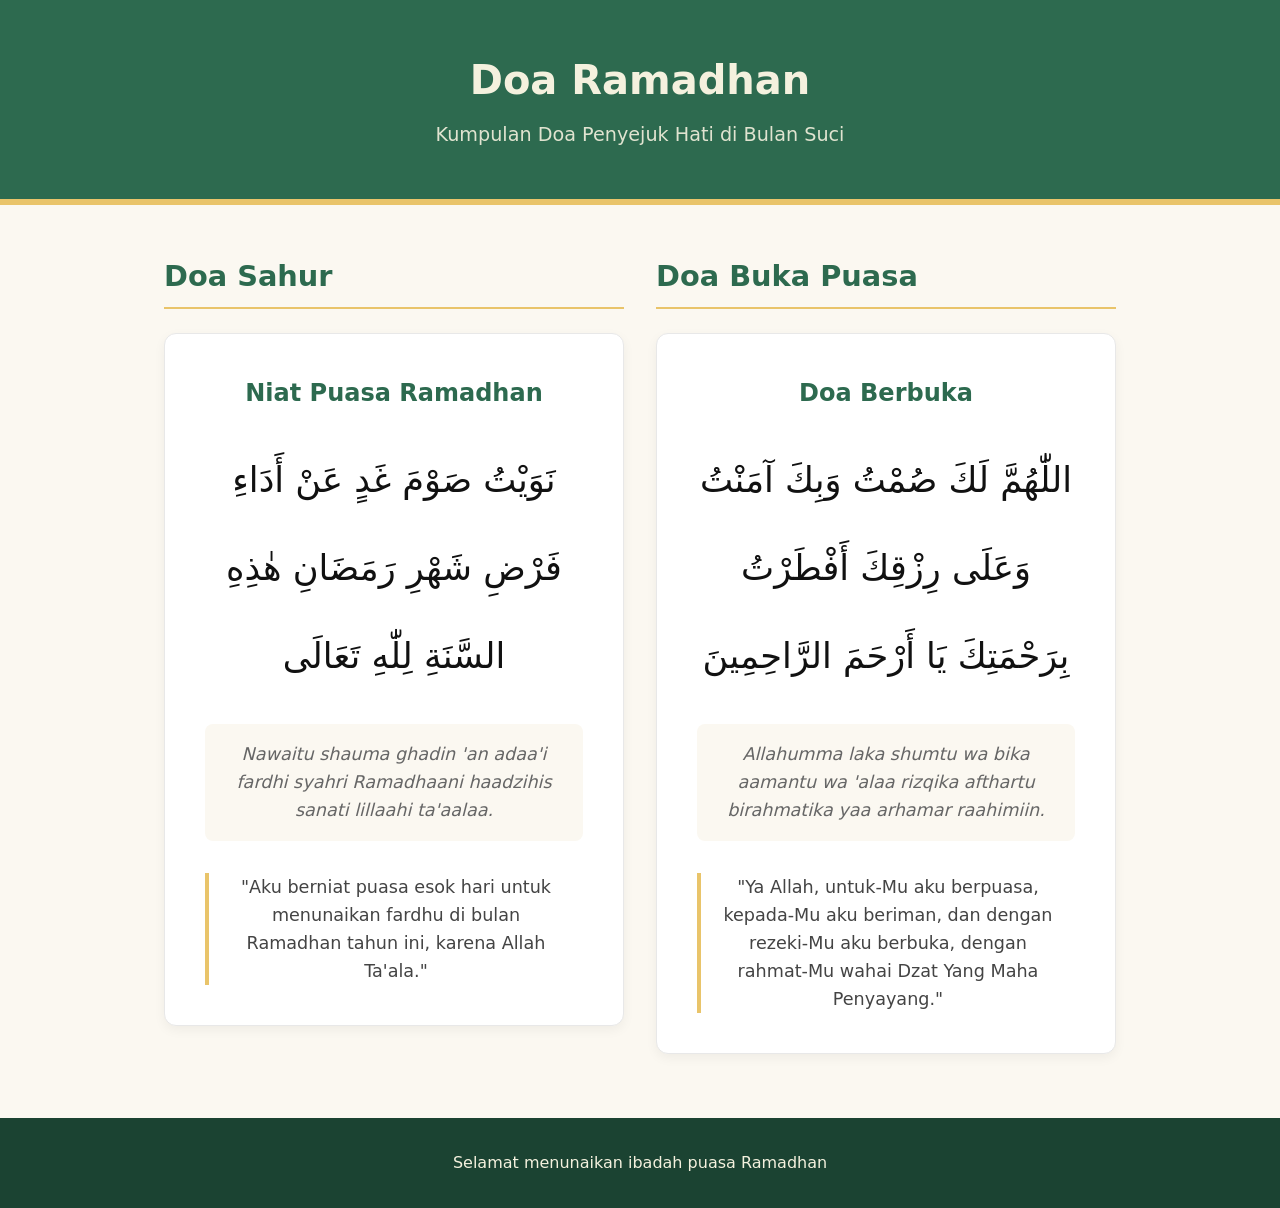
<file: Misi-1/index.html>
<!DOCTYPE html>
<html lang="id">

<head>
    <meta charset="UTF-8">
    <meta name="viewport" content="width=device-width, initial-scale=1.0">
    <title>Doa Ramadhan - Sahur dan Buka Puasa</title>
    <link rel="stylesheet" href="css/style.css">
</head>

<body>
    <header>
        <h1>Doa Ramadhan</h1>
        <p>Kumpulan Doa Penyejuk Hati di Bulan Suci</p>
    </header>

    <main>
        <section class="prayer-section">
            <h2 class="section-title">Doa Sahur</h2>
            <article class="prayer-card">
                <h3 class="prayer-title">Niat Puasa Ramadhan</h3>
                <p class="prayer-arabic" dir="rtl">نَوَيْتُ صَوْمَ غَدٍ عَنْ أَدَاءِ فَرْضِ شَهْرِ رَمَضَانِ هٰذِهِ
                    السَّنَةِ لِلّٰهِ تَعَالَى</p>
                <p class="prayer-latin">Nawaitu shauma ghadin 'an adaa'i fardhi syahri Ramadhaani haadzihis sanati
                    lillaahi ta'aalaa.</p>
                <p class="prayer-translation">"Aku berniat puasa esok hari untuk menunaikan fardhu di bulan Ramadhan
                    tahun ini, karena Allah Ta'ala."</p>
            </article>
        </section>

        <section class="prayer-section">
            <h2 class="section-title">Doa Buka Puasa</h2>
            <article class="prayer-card">
                <h3 class="prayer-title">Doa Berbuka</h3>
                <p class="prayer-arabic" dir="rtl">اللّٰهُمَّ لَكَ صُمْتُ وَبِكَ آمَنْتُ وَعَلَى رِزْقِكَ أَفْطَرْتُ
                    بِرَحْمَتِكَ يَا أَرْحَمَ الرَّاحِمِينَ</p>
                <p class="prayer-latin">Allahumma laka shumtu wa bika aamantu wa 'alaa rizqika afthartu birahmatika yaa
                    arhamar raahimiin.</p>
                <p class="prayer-translation">"Ya Allah, untuk-Mu aku berpuasa, kepada-Mu aku beriman, dan dengan
                    rezeki-Mu aku berbuka, dengan rahmat-Mu wahai Dzat Yang Maha Penyayang."</p>
            </article>
        </section>
    </main>

    <footer>
        <p>Selamat menunaikan ibadah puasa Ramadhan</p>
    </footer>
</body>

</html>
</file>
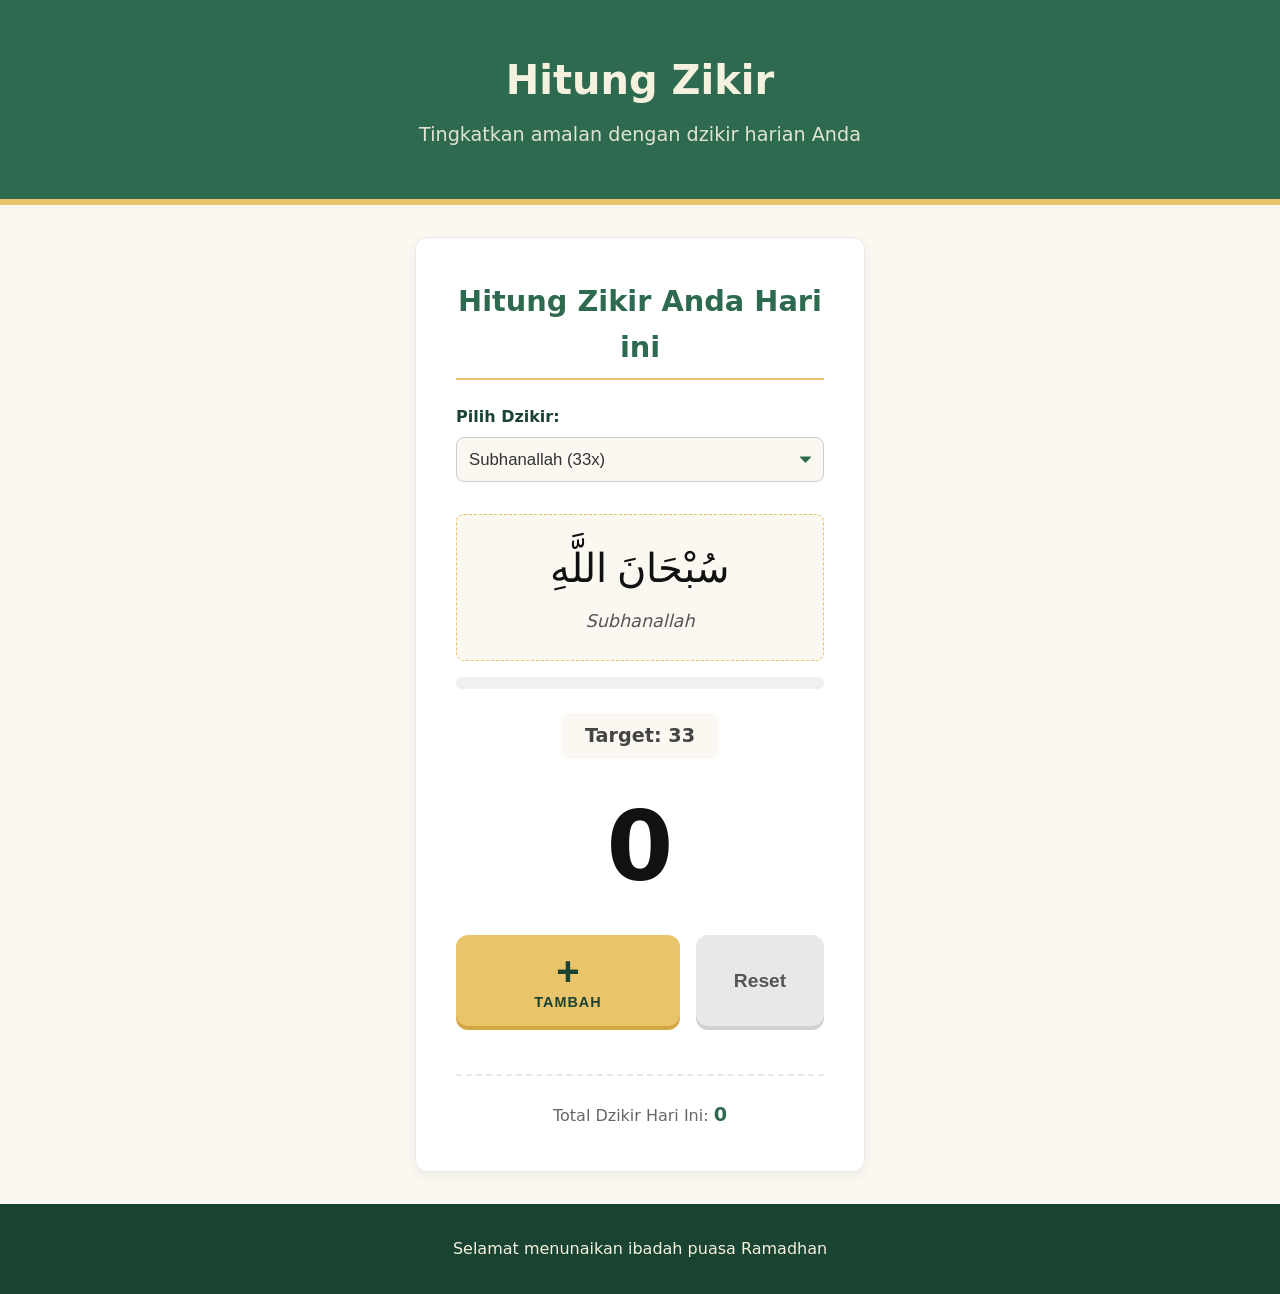
<file: Misi-2/index.html>
<!DOCTYPE html>
<html lang="id">

<head>
    <meta charset="UTF-8">
    <meta name="viewport" content="width=device-width, initial-scale=1.0">
    <title>Hitung Zikir - Ramadhan</title>
    <link rel="stylesheet" href="css/style.css">
</head>

<body>
    <header>
        <h1>Hitung Zikir</h1>
        <p>Tingkatkan amalan dengan dzikir harian Anda</p>
    </header>

    <main>
        <section class="counter-container">
            <h2 class="section-title">Hitung Zikir Anda Hari ini</h2>

            <div class="dzikir-selector">
                <label for="dzikir-type">Pilih Dzikir:</label>
                <select id="dzikir-type">
                    <option value="subhanallah" data-target="33" data-arabic="سُبْحَانَ اللَّهِ"
                        data-latin="Subhanallah">Subhanallah (33x)</option>
                    <option value="alhamdulillah" data-target="33" data-arabic="الْحَمْدُ لِلَّهِ"
                        data-latin="Alhamdulillah">Alhamdulillah (33x)</option>
                    <option value="allahuakbar" data-target="34" data-arabic="اللَّهُ أَكْبَرُ"
                        data-latin="Allahu Akbar">Allahu Akbar (34x)</option>
                    <option value="istighfar" data-target="100" data-arabic="أَسْتَغْفِرُ اللَّهَ"
                        data-latin="Astaghfirullah">Istighfar (100x)</option>
                    <option value="tahlil" data-target="100" data-arabic="لَا إِلَهَ إِلَّا اللَّهُ"
                        data-latin="La Ilaha Illallah">Tahlil (100x)</option>
                    <option value="custom" data-target="100" data-arabic="" data-latin="Dzikir Bebas">Bebas / Custom
                    </option>
                </select>
            </div>

            <div class="dzikir-text" id="dzikir-text-container">
                <p class="arabic" id="dzikir-arabic">سُبْحَانَ اللَّهِ</p>
                <p class="latin" id="dzikir-latin">Subhanallah</p>
            </div>

            <div class="progress-bar-container">
                <div class="progress-bar" id="progress-bar"></div>
            </div>

            <div class="target-display">
                Target: <span id="target-count">33</span>
            </div>

            <div class="count-display" id="count-display-container">
                <span id="current-count">0</span>
            </div>

            <div id="notification-area" class="notification hidden">
                Alhamdulillah, target tercapai! ✨
            </div>

            <div class="button-group">
                <button id="add-btn" class="btn btn-add">
                    <span class="btn-icon">+</span>
                    <span class="btn-text">Tambah</span>
                </button>
                <button id="reset-btn" class="btn btn-reset">Reset</button>
            </div>

            <div class="stats-area">
                <p>Total Dzikir Hari Ini: <strong id="total-daily-count">0</strong></p>
            </div>
        </section>
    </main>

    <!-- Custom Modal -->
    <div id="reset-modal" class="modal-overlay hidden">
        <div class="modal-content">
            <h3>Reset Hitungan?</h3>
            <p>Apakah Anda yakin ingin mengulang dari awal?</p>
            <div class="modal-actions">
                <button id="cancel-reset-btn" class="btn btn-secondary">Batal</button>
                <button id="confirm-reset-btn" class="btn btn-danger">Hapus</button>
            </div>
        </div>
    </div>

    <footer>
        <p>Selamat menunaikan ibadah puasa Ramadhan</p>
    </footer>

    <script src="js/script.js"></script>
</body>

</html>
</file>
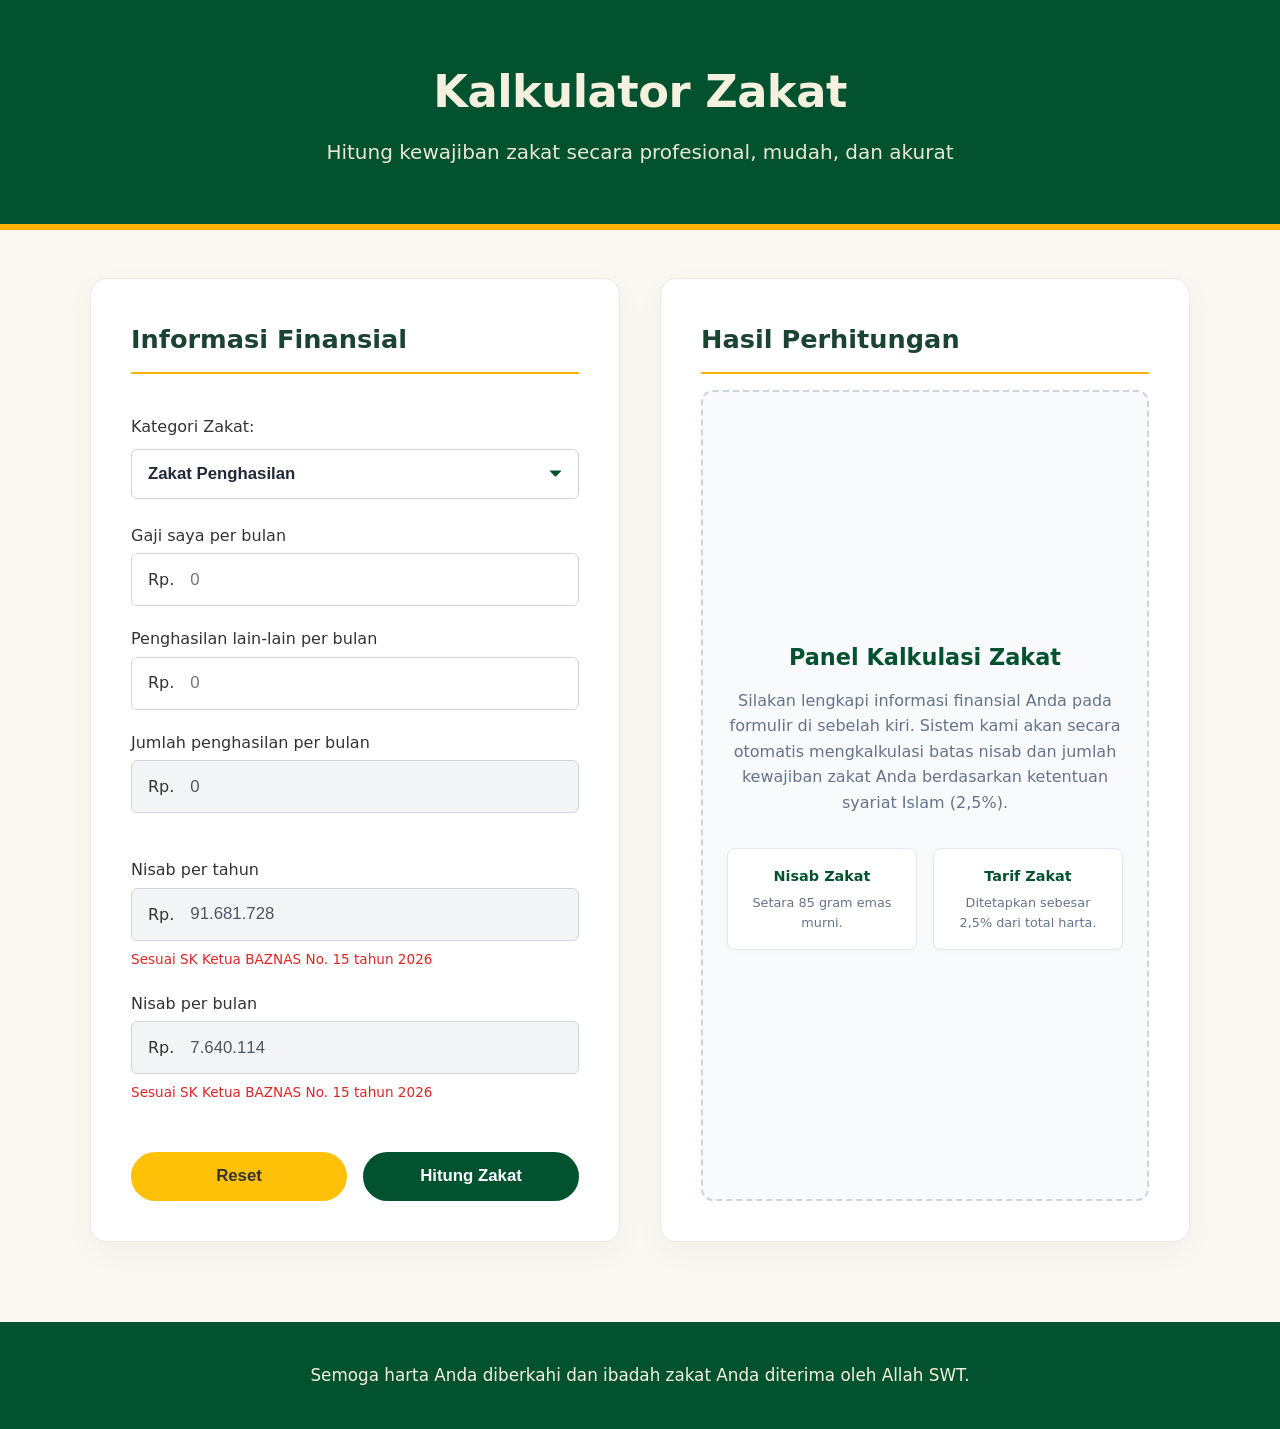
<file: Misi-3/index.html>
<!DOCTYPE html>
<html lang="id">

<head>
    <meta charset="UTF-8">
    <meta name="viewport" content="width=device-width, initial-scale=1.0">
    <title>Kalkulator Zakat - Ramadhan</title>
    <link rel="stylesheet" href="css/style.css">
</head>

<body>
    <header>
        <h1>Kalkulator Zakat</h1>
        <p>Hitung kewajiban zakat secara profesional, mudah, dan akurat</p>
    </header>

    <main>
        <div class="calculator-layout">
            <section class="calculator-form-container">
                <h2 class="section-title">Informasi Finansial</h2>

                <div class="form-group">
                    <label for="zakat-type">Kategori Zakat:</label>
                    <select id="zakat-type">
                        <option value="penghasilan">Zakat Penghasilan</option>
                        <option value="perusahaan">Zakat Perusahaan</option>
                        <option value="perdagangan">Zakat Perdagangan</option>
                        <option value="emas">Zakat Emas</option>
                    </select>
                </div>

                <div id="dynamic-form">
                    <div id="form-penghasilan" class="form-section">
                        <div class="form-group row-input">
                            <label for="gaji">Gaji saya per bulan</label>
                            <div class="input-with-prefix">
                                <span class="prefix">Rp.</span>
                                <input type="number" id="gaji" placeholder="0" min="0">
                            </div>
                        </div>

                        <div class="form-group row-input">
                            <label for="penghasilan-lain">Penghasilan lain-lain per bulan</label>
                            <div class="input-with-prefix">
                                <span class="prefix">Rp.</span>
                                <input type="number" id="penghasilan-lain" placeholder="0" min="0">
                            </div>
                        </div>

                        <div class="form-group row-input">
                            <label for="jumlah-penghasilan">Jumlah penghasilan per bulan</label>
                            <div class="input-with-prefix readonly-input">
                                <span class="prefix">Rp.</span>
                                <input type="text" id="jumlah-penghasilan" value="0" readonly>
                            </div>
                        </div>

                        <div class="form-group row-input mt-3">
                            <label for="nisab-tahun">Nisab per tahun</label>
                            <div class="input-with-prefix readonly-input">
                                <span class="prefix">Rp.</span>
                                <input type="text" id="nisab-tahun" value="91.681.728" readonly>
                            </div>
                            <small class="helper-text-red">Sesuai SK Ketua BAZNAS No. 15 tahun 2026</small>
                        </div>

                        <div class="form-group row-input">
                            <label for="nisab-bulan">Nisab per bulan</label>
                            <div class="input-with-prefix readonly-input">
                                <span class="prefix">Rp.</span>
                                <input type="text" id="nisab-bulan" value="7.640.114" readonly>
                            </div>
                            <small class="helper-text-red">Sesuai SK Ketua BAZNAS No. 15 tahun 2026</small>
                        </div>
                    </div>

                    <div id="form-perusahaan" class="form-section hidden">
                        <div class="baznas-tabs">
                            <button class="baznas-tab active" data-tab="tab-jasa">Jasa</button>
                            <button class="baznas-tab" data-tab="tab-dagang">Dagang/Industri</button>
                        </div>

                        <div id="tab-jasa" class="tab-content active">
                            <div class="form-group row-input mt-3">
                                <label for="pendapatan-jasa">Pendapatan sebelum pajak</label>
                                <div class="input-with-prefix">
                                    <span class="prefix">Rp.</span>
                                    <input type="number" id="pendapatan-jasa" placeholder="0" min="0">
                                </div>
                            </div>
                        </div>

                        <div id="tab-dagang" class="tab-content hidden">
                            <div class="form-group row-input mt-3">
                                <label for="aktiva-lancar">Aktiva Lancar</label>
                                <div class="input-with-prefix">
                                    <span class="prefix">Rp.</span>
                                    <input type="number" id="aktiva-lancar" placeholder="0" min="0">
                                </div>
                            </div>

                            <div class="form-group row-input">
                                <label for="pasiva-lancar">Pasiva Lancar</label>
                                <div class="input-with-prefix">
                                    <span class="prefix">Rp.</span>
                                    <input type="number" id="pasiva-lancar" placeholder="0" min="0">
                                </div>
                            </div>

                            <div class="form-group row-input">
                                <label for="jumlah-perusahaan">Jumlah</label>
                                <div class="input-with-prefix readonly-input">
                                    <span class="prefix">Rp.</span>
                                    <input type="text" id="jumlah-perusahaan" value="0" readonly>
                                </div>
                            </div>
                        </div>
                    </div>

                    <div id="form-perdagangan" class="form-section hidden">
                        <div class="form-group row-input mt-3">
                            <label for="aset-lancar-perdagangan">Aset Lancar</label>
                            <div class="input-with-prefix">
                                <span class="prefix">Rp.</span>
                                <input type="number" id="aset-lancar-perdagangan" placeholder="0" min="0">
                            </div>
                        </div>

                        <div class="form-group row-input">
                            <label for="laba-perdagangan">Laba</label>
                            <div class="input-with-prefix">
                                <span class="prefix">Rp.</span>
                                <input type="number" id="laba-perdagangan" placeholder="0" min="0">
                            </div>
                        </div>

                        <div class="form-group row-input">
                            <label for="jumlah-perdagangan">Jumlah</label>
                            <div class="input-with-prefix readonly-input">
                                <span class="prefix">Rp.</span>
                                <input type="text" id="jumlah-perdagangan" value="0" readonly>
                            </div>
                        </div>

                        <div class="form-group row-input mt-3">
                            <label for="nisab-tahun-perdagangan">Nisab per tahun</label>
                            <div class="input-with-prefix readonly-input">
                                <span class="prefix">Rp.</span>
                                <input type="text" id="nisab-tahun-perdagangan" value="91.681.728" readonly>
                            </div>
                            <small class="helper-text-red">Sesuai SK Ketua BAZNAS No. 15 tahun 2026</small>
                        </div>
                    </div>

                    <div id="form-emas" class="form-section hidden">
                        <div class="form-group row-input mt-3">
                            <label for="emas-rupiah">Emas</label>
                            <div class="input-with-prefix">
                                <span class="prefix">Rp.</span>
                                <input type="number" id="emas-rupiah" placeholder="0" min="0">
                            </div>
                        </div>

                        <div class="form-group row-input mt-3">
                            <label for="nisab-tahun-emas">Nisab per tahun</label>
                            <div class="input-with-prefix readonly-input">
                                <span class="prefix">Rp.</span>
                                <input type="text" id="nisab-tahun-emas" value="91.681.728" readonly>
                            </div>
                            <small class="helper-text-red">Sesuai SK Ketua BAZNAS No. 15 tahun 2026</small>
                        </div>
                    </div>
                </div>

                <div class="form-group input-emas-block hidden" id="dynamic-harga-emas">
                    <label for="harga-emas">Harga Emas Saat Ini per Gram (Rp):</label>
                    <input type="number" id="harga-emas" placeholder="Contoh: 1300000" min="0">
                    <small class="helper-text helper-emas">Digunakan sebagai standar penentuan batas nisab (85 gram
                        emas).</small>
                </div>

                <div class="baznas-buttons">
                    <button id="reset-btn" class="btn baznas-btn-reset">Reset</button>
                    <button id="calculate-btn" class="btn baznas-btn-hitung">Hitung Zakat</button>
                </div>

                <div id="inline-result-message" class="inline-message hidden">
                    <p id="inline-text">Penghasilan Anda belum mencapai Nisab, <strong>KLIK</strong> untuk sedekah</p>
                    <button id="sedekah-btn" class="btn baznas-btn-sedekah">Sedekah</button>
                </div>
            </section>

            <section class="calculator-result-container">
                <h2 class="section-title">Hasil Perhitungan</h2>

                <div id="empty-state" class="empty-state">
                    <h3>Panel Kalkulasi Zakat</h3>
                    <p class="empty-desc">Silakan lengkapi informasi finansial Anda pada formulir di sebelah kiri.
                        Sistem kami akan secara otomatis mengkalkulasi batas nisab dan jumlah kewajiban zakat Anda
                        berdasarkan ketentuan syariat Islam (2,5%).</p>

                    <div class="info-boxes">
                        <div class="info-box">
                            <strong>Nisab Zakat</strong>
                            <span>Setara 85 gram emas murni.</span>
                        </div>
                        <div class="info-box">
                            <strong>Tarif Zakat</strong>
                            <span>Ditetapkan sebesar 2,5% dari total harta.</span>
                        </div>
                    </div>
                </div>

                <div id="result-box" class="result-box hidden">
                    <div class="result-header">
                        <h3>Ringkasan Kalkulasi</h3>
                        <p>Berdasarkan data finansial yang telah Anda masukkan.</p>
                    </div>

                    <div class="result-item">
                        <span class="result-label" id="label-total">Total Nilai Harta:</span>
                        <span class="result-value" id="res-total">Rp 0</span>
                    </div>

                    <div class="result-item">
                        <span class="result-label" id="label-nisab">Nilai Standar Nisab:</span>
                        <span class="result-value" id="res-nisab">Rp 0</span>
                    </div>

                    <div class="result-item result-status" id="status-container">
                        <span class="result-label">Status Kewajiban Zakat:</span>
                        <span class="result-value status-badge" id="res-status">Tidak Wajib</span>
                    </div>

                    <div class="result-item zakat-amount hidden" id="zakat-amount-container">
                        <span class="result-label" id="label-zakat-amount">Jumlah Zakat yang Harus Ditunaikan per
                            Bulan:</span>
                        <span class="result-value highlight" id="res-zakat">Rp 0</span>
                        <small class="zakat-note">*(2,5% dari Penghasilan)</small>
                    </div>
                </div>
            </section>
        </div>
    </main>

    <footer>
        <p>Semoga harta Anda diberkahi dan ibadah zakat Anda diterima oleh Allah SWT.</p>
    </footer>

    <script src="js/script.js"></script>
</body>

</html>
</file>
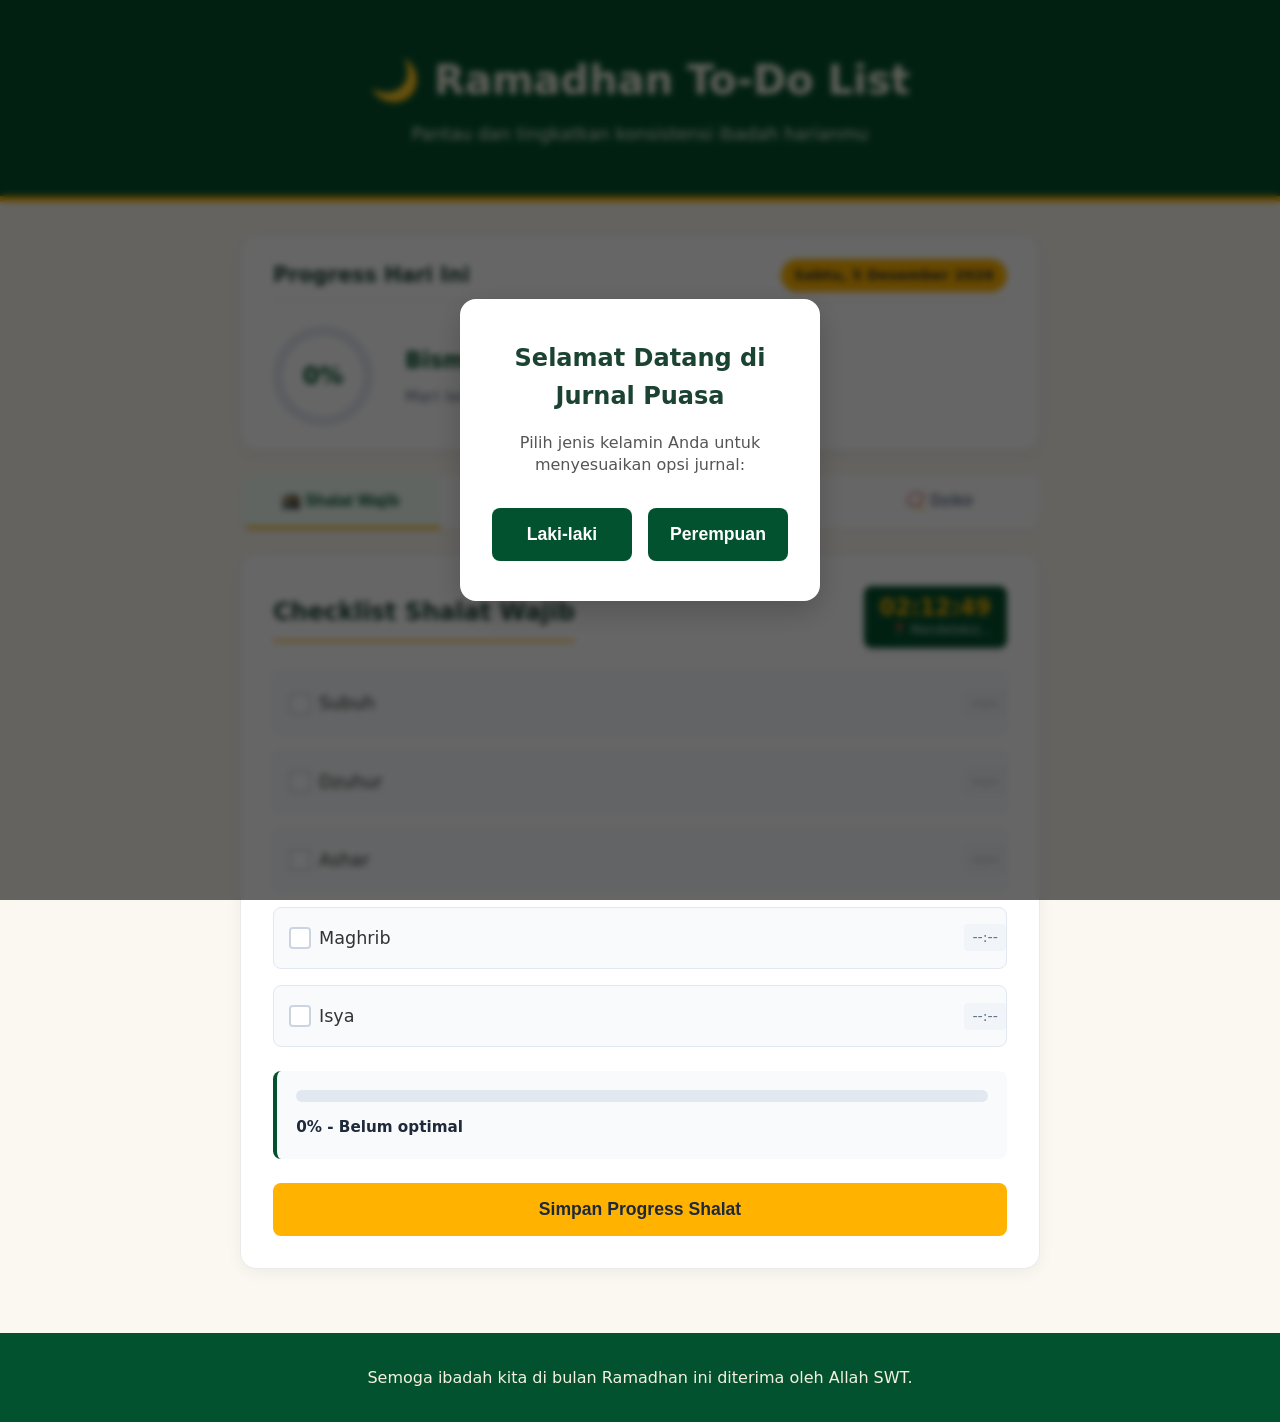
<file: Misi-4/index.html>
<!DOCTYPE html>
<html lang="id">

<head>
    <meta charset="UTF-8">
    <meta name="viewport" content="width=device-width, initial-scale=1.0">
    <title>Ramadhan To-Do List</title>
    <link rel="stylesheet" href="css/style.css">
</head>

<body>
    <header>
        <div class="header-content">
            <h1>🌙 Ramadhan To-Do List</h1>
            <p>Pantau dan tingkatkan konsistensi ibadah harianmu</p>
        </div>
    </header>

    <main>
        <div class="app-container">
            <section class="global-progress-card">
                <div class="progress-header">
                    <h2>Progress Hari Ini</h2>
                    <span id="global-date" class="date-badge"></span>
                </div>
                <div class="progress-body">
                    <div class="progress-circle" id="global-progress-circle">
                        <span id="global-progress-text">0%</span>
                    </div>
                    <div class="progress-info">
                        <h3 id="motivation-title">Bismillah!</h3>
                        <p id="motivation-desc">Mulai hari ini dengan niat yang ikhlas.</p>
                    </div>
                </div>
            </section>

            <nav class="tabs-nav">
                <button class="tab-btn active" data-tab="shalat">🕋 Shalat Wajib</button>
                <button class="tab-btn" data-tab="quran">📖 Baca Qur'an</button>
                <button class="tab-btn" data-tab="puasa">🍽️ Puasa</button>
                <button class="tab-btn" data-tab="dzikir">📿 Dzikir</button>
            </nav>

            <div class="tab-content-container">
                <div id="tab-shalat" class="tab-content active">
                    <div class="shalat-header-flex">
                        <h2 class="section-title" style="margin-bottom: 0;">Checklist Shalat Wajib</h2>
                        <div class="shalat-clock-badge">
                            <span id="digital-clock">00:00:00</span>
                            <span id="location-text">📍 Jakarta</span>
                        </div>
                    </div>
                    <div class="checklist-container">
                        <label class="check-item">
                            <input type="checkbox" class="shalat-check" value="subuh">
                            <span class="checkmark"></span> Subuh <span class="shalat-time" id="time-subuh">--:--</span>
                        </label>
                        <label class="check-item">
                            <input type="checkbox" class="shalat-check" value="dzuhur">
                            <span class="checkmark"></span> Dzuhur <span class="shalat-time"
                                id="time-dzuhur">--:--</span>
                        </label>
                        <label class="check-item">
                            <input type="checkbox" class="shalat-check" value="ashar">
                            <span class="checkmark"></span> Ashar <span class="shalat-time" id="time-ashar">--:--</span>
                        </label>
                        <label class="check-item">
                            <input type="checkbox" class="shalat-check" value="maghrib">
                            <span class="checkmark"></span> Maghrib <span class="shalat-time"
                                id="time-maghrib">--:--</span>
                        </label>
                        <label class="check-item">
                            <input type="checkbox" class="shalat-check" value="isya">
                            <span class="checkmark"></span> Isya <span class="shalat-time" id="time-isya">--:--</span>
                        </label>
                    </div>
                    <div class="feature-status">
                        <div class="progress-bar-container">
                            <div class="progress-bar-fill" id="shalat-progress-fill" style="width: 0%"></div>
                        </div>
                        <p class="status-text" id="shalat-status-text">0% - Belum optimal</p>
                    </div>
                    <button class="btn btn-save" id="btn-save-shalat">Simpan Progress Shalat</button>
                </div>

                <div id="tab-quran" class="tab-content">
                    <h2 class="section-title">Target Tilawah Qur'an</h2>
                    <div class="form-group row-input">
                        <label for="quran-target">Target Halaman / Hari</label>
                        <div class="input-wrapper" style="position: relative; display: flex; align-items: center;">
                            <input type="number" id="quran-target" min="1" value="20" disabled>
                            <button id="btn-edit-target" class="btn-icon" title="Ubah target (Setiap 3 hari)"
                                style="position: absolute; right: 10px; background: none; border: none; cursor: pointer; color: #64748b; padding: 4px; display: flex; align-items: center; justify-content: center;">
                                <svg xmlns="http://www.w3.org/2000/svg" width="18" height="18" viewBox="0 0 24 24"
                                    fill="none" stroke="currentColor" stroke-width="2" stroke-linecap="round"
                                    stroke-linejoin="round">
                                    <path d="M12 20h9"></path>
                                    <path d="M16.5 3.5a2.121 2.121 0 0 1 3 3L7 19l-4 1 1-4L16.5 3.5z"></path>
                                </svg>
                            </button>
                        </div>
                    </div>
                    <div class="form-group row-input">
                        <label for="quran-read">Halaman Dibaca</label>
                        <input type="number" id="quran-read" min="0" value="0">
                    </div>
                    <div class="form-group quran-quick-action">
                        <label class="check-item">
                            <input type="checkbox" id="quran-done-check">
                            <span class="checkmark"></span> Tandai target selesai
                        </label>
                    </div>
                    <div class="feature-status mt-3">
                        <div class="progress-bar-container">
                            <div class="progress-bar-fill" id="quran-progress-fill" style="width: 0%"></div>
                        </div>
                        <p class="status-text" id="quran-status-text">0% - Masih bisa ditambah</p>
                    </div>
                    <button class="btn btn-save" id="btn-save-quran">Simpan Progress Qur'an</button>
                </div>

                <div id="tab-puasa" class="tab-content">
                    <h2 class="section-title">Jurnal Puasa Ramadhan</h2>
                    <div class="puasa-today-card">
                        <h3>Puasa Hari Ini: <span id="puasa-day-indicator">Hari ke-1</span></h3>
                        <label class="check-item large-check">
                            <input type="checkbox" id="puasa-today-check">
                            <span class="checkmark"></span> Alhamdulillah, sudah puasa hari ini
                        </label>
                    </div>

                    <h3 class="subsection-title">Kalender Ramadhan</h3>
                    <div class="calendar-grid" id="puasa-calendar">
                    </div>

                    <div class="feature-status mt-3">
                        <div class="progress-bar-container">
                            <div class="progress-bar-fill" id="puasa-progress-fill" style="width: 0%"></div>
                        </div>
                        <div class="puasa-stats-row"
                            style="display: flex; justify-content: space-between; margin-top: 5px;">
                            <p class="status-text" id="puasa-status-text" style="margin: 0;">0/30 Hari Puasa - Semangat!
                            </p>
                            <p id="puasa-qadha-text"
                                style="margin: 0; font-size: 0.85rem; color: #ef4444; font-weight: bold;"></p>
                        </div>
                    </div>
                    <button class="btn btn-save" id="btn-save-puasa">Simpan Progress Puasa</button>
                </div>

                <div id="tab-dzikir" class="tab-content dzikir-tab-content">
                    <div class="dzikir-wrapper">
                        <h2 class="dzikir-title">Hitung Zikir Anda Hari ini</h2>

                        <div class="dzikir-selector">
                            <label for="dzikir-type">Pilih Dzikir:</label>
                            <select id="dzikir-type">
                                <option value="subhanallah" data-target="33" data-arabic="سُبْحَانَ اللَّهِ"
                                    data-latin="Subhanallah">Subhanallah (33x)</option>
                                <option value="alhamdulillah" data-target="33" data-arabic="الْحَمْدُ لِلَّهِ"
                                    data-latin="Alhamdulillah">Alhamdulillah (33x)</option>
                                <option value="allahuakbar" data-target="34" data-arabic="اللَّهُ أَكْبَرُ"
                                    data-latin="Allahu Akbar">Allahu Akbar (34x)</option>
                                <option value="istighfar" data-target="100" data-arabic="أَسْتَغْفِرُ اللَّهَ"
                                    data-latin="Astaghfirullah">Istighfar (100x)</option>
                                <option value="tahlil" data-target="100" data-arabic="لَا إِلَهَ إِلَّا اللَّهُ"
                                    data-latin="La Ilaha Illallah">Tahlil (100x)</option>
                                <option value="custom" data-target="100" data-arabic="" data-latin="Dzikir Bebas">Bebas
                                    /
                                    Custom</option>
                            </select>
                        </div>

                        <div class="dzikir-text" id="dzikir-text-container">
                            <p class="arabic" id="dzikir-arabic">سُبْحَانَ اللَّهِ</p>
                            <p class="latin" id="dzikir-latin">Subhanallah</p>
                        </div>

                        <div class="progress-bar-container mt-3">
                            <div class="progress-bar dzikir-progress-bar" id="dzikir-progress-bar"></div>
                        </div>

                        <div class="target-display">
                            Target: <span id="target-count">33</span>
                        </div>

                        <div class="count-display" id="count-display-container">
                            <span id="current-count">0</span>
                        </div>

                        <div id="notification-area" class="notification hidden">
                            Alhamdulillah, target tercapai! ✨
                        </div>

                        <div class="button-group">
                            <button id="add-btn" class="btn btn-add">
                                <span class="btn-icon">+</span>
                                <span class="btn-text">Tambah</span>
                            </button>
                            <button id="reset-btn" class="btn btn-reset">Reset</button>
                        </div>

                        <div class="stats-area">
                            <p>Total Dzikir Hari Ini: <strong id="total-daily-count">0</strong></p>
                        </div>
                    </div>
                </div>
            </div>
        </div>
    </main>

    <!-- Custom Modal -->
    <div id="reset-modal" class="modal-overlay hidden">
        <div class="modal-content">
            <h3>Reset Hitungan?</h3>
            <p>Apakah Anda yakin ingin mengulang dari awal?</p>
            <div class="modal-actions">
                <button id="cancel-reset-btn" class="btn btn-secondary">Batal</button>
                <button id="confirm-reset-btn" class="btn btn-danger">Hapus</button>
            </div>
        </div>
    </div>

    <div id="gender-modal" class="modal-overlay hidden">
        <div class="modal-content gender-modal">
            <h3>Selamat Datang di Jurnal Puasa</h3>
            <p>Pilih jenis kelamin Anda untuk menyesuaikan opsi jurnal:</p>
            <div class="modal-actions gender-actions">
                <button id="gender-male-btn" class="btn btn-primary"
                    style="background-color: #03522f; color: white;">Laki-laki</button>
                <button id="gender-female-btn" class="btn btn-primary"
                    style="background-color: #03522f; color: white;">Perempuan</button>
            </div>
        </div>
    </div>

    <div id="puasa-status-modal" class="modal-overlay hidden">
        <div class="modal-content">
            <h3 id="puasa-modal-date-title">Status Puasa: Hari ke-X</h3>
            <p>Bagaimana ibadah puasa Anda hari ini?</p>
            <div class="modal-actions-vertical"
                style="display: flex; flex-direction: column; gap: 10px; margin-top: 15px;">
                <button class="btn btn-status-puasa" data-status="puasa"
                    style="background-color: #03522f; color: white; padding: 12px;">Alhamdulillah, Puasa</button>
                <button id="btn-halangan" class="btn btn-status-halangan" data-status="halangan"
                    style="background-color: #ffb300; color: #03522f; padding: 12px; font-weight: bold;">Lagi Halangan /
                    Sakit</button>
                <button class="btn btn-status-tidak" data-status="tidak-puasa"
                    style="background-color: #ef4444; color: white; padding: 12px;">Sedang Tidak Puasa</button>
                <button id="close-puasa-modal" class="btn btn-secondary" style="margin-top: 5px;">Batal</button>
            </div>
        </div>
    </div>

    <div id="info-modal" class="modal-overlay hidden">
        <div class="modal-content">
            <h3 id="info-modal-title">Pesan Ibadah</h3>
            <p id="info-modal-msg">Pesan akan muncul di sini.</p>
            <div class="modal-actions">
                <button id="close-info-modal" class="btn btn-primary"
                    style="background-color: #03522f; color: white; width: 100%; padding: 12px; border: none; border-radius: 8px; cursor: pointer;">Mengerti</button>
            </div>
        </div>
    </div>

    <footer>
        <p>Semoga ibadah kita di bulan Ramadhan ini diterima oleh Allah SWT.</p>
    </footer>

    <div id="toast-container" class="toast-container"></div>

    <script src="js/script.js"></script>
</body>

</html>
</file>
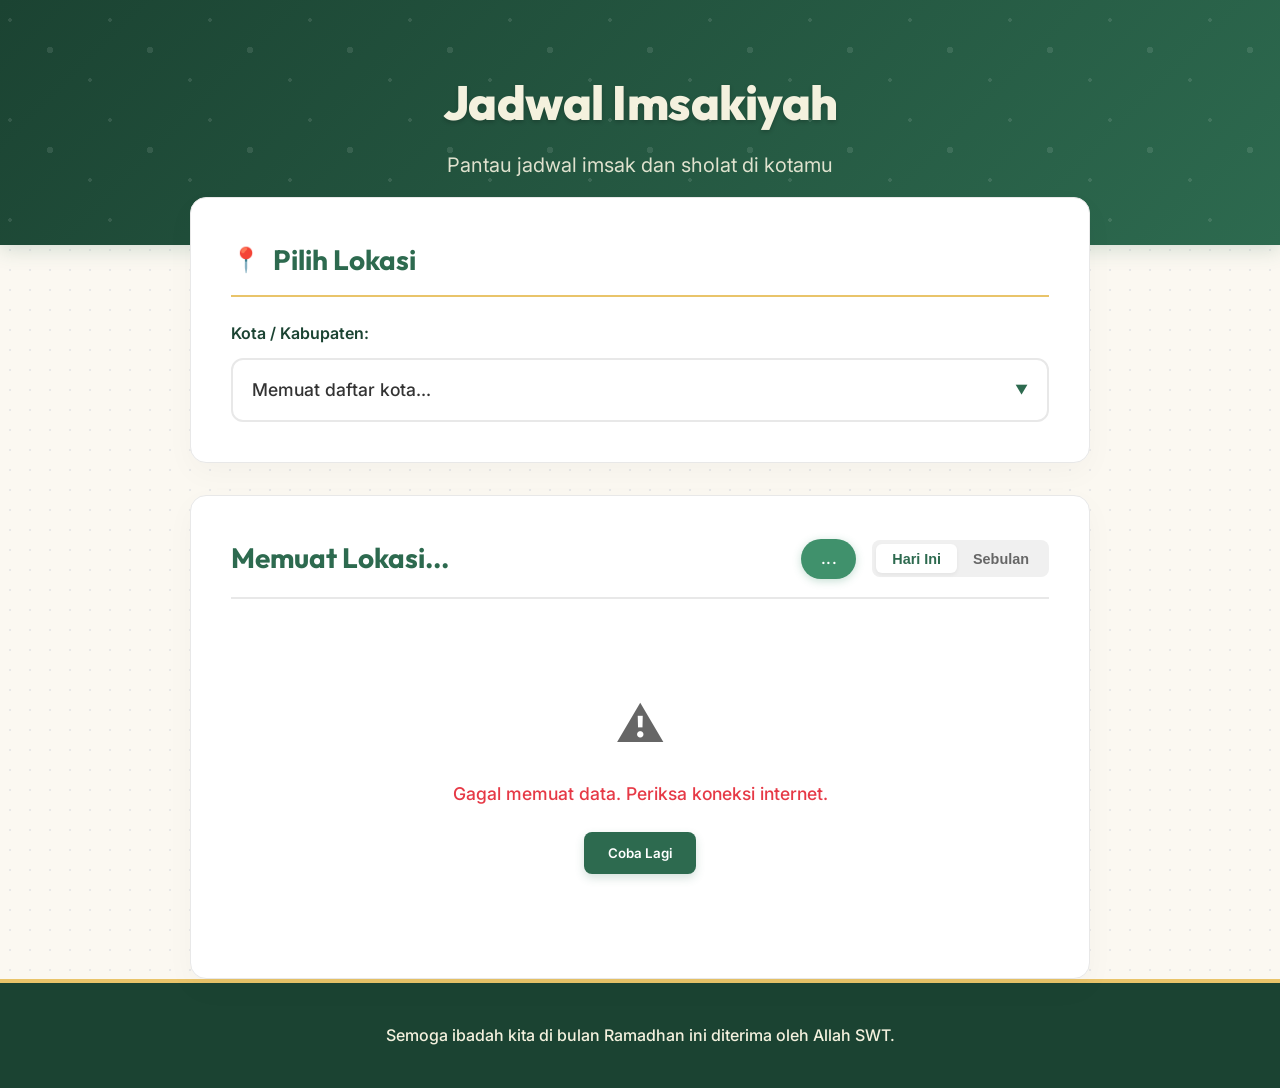
<file: Misi-5/index.html>
<!DOCTYPE html>
<html lang="id">

<head>
    <meta charset="UTF-8">
    <meta name="viewport" content="width=device-width, initial-scale=1.0">
    <title>Jadwal Imsakiyah - Ramadhan Challenge</title>
    <link rel="preconnect" href="https://fonts.googleapis.com">
    <link rel="preconnect" href="https://fonts.gstatic.com" crossorigin>
    <link
        href="https://fonts.googleapis.com/css2?family=Inter:wght@400;500;600&family=Outfit:wght@500;700;800&display=swap"
        rel="stylesheet">
    <link rel="stylesheet" href="css/style.css">
</head>

<body>
    <header>
        <div class="header-pattern"></div>
        <div class="header-content">
            <h1>Jadwal Imsakiyah</h1>
            <p>Pantau jadwal imsak dan sholat di kotamu</p>
        </div>
    </header>

    <main>
        <div class="app-container">
            <section class="selection-card">
                <div class="card-header">
                    <span class="icon">📍</span>
                    <h2 class="section-title">Pilih Lokasi</h2>
                </div>
                <div class="dzikir-selector">
                    <label for="city-search">Kota / Kabupaten:</label>
                    <div class="location-input-group">
                        <div class="custom-select-wrapper" id="custom-select-wrapper">
                            <div class="select-trigger" id="select-trigger">
                                <span id="selected-city-text">Memuat daftar kota...</span>
                                <div class="arrow">▼</div>
                            </div>
                            <div class="custom-options-container" id="custom-options-container">
                                <div class="search-box">
                                    <input type="text" id="city-search" placeholder="Cari kota/kabupaten..."
                                        autocomplete="off">
                                </div>
                                <ul class="options-list" id="options-list"></ul>
                            </div>
                            <select id="city-select" style="display: none;"></select>
                        </div>
                    </div>
                </div>
            </section>

            <section class="schedule-card">
                <div class="schedule-header-flex">
                    <h2 class="section-title" id="location-name">Memuat Lokasi...</h2>

                    <div class="header-controls">
                        <span id="current-month" class="date-badge">...</span>
                        <div class="view-toggle">
                            <button id="btn-view-cards" class="toggle-btn active" title="Tampilan Hari Ini">Hari
                                Ini</button>
                            <button id="btn-view-table" class="toggle-btn" title="Tampilan Bulanan">Sebulan</button>
                        </div>
                    </div>
                </div>

                <div id="loading" class="status-message">
                    <div class="spinner"></div>
                    <p>Memuat data jadwal...</p>
                </div>

                <div id="error" class="status-message hidden">
                    <div class="error-icon">⚠️</div>
                    <p class="error-text">Gagal memuat data. Periksa koneksi internet.</p>
                    <button onclick="retryFetch()" class="btn-retry">Coba Lagi</button>
                </div>

                <div id="schedule-content" class="hidden">
                    <div id="view-cards" class="daily-cards-container">
                        <div class="date-header-card d-flex-between">
                            <div class="date-info-left">
                                <h3 id="daily-date-display">...</h3>
                                <p id="daily-hijri-display" class="hijri-date">Ramadhan 1447 H</p>
                            </div>

                            <div class="countdown-container mt-3">
                                <div id="countdown-text" class="countdown-text">Waktu <span id="next-prayer-name"
                                        class="fw-bold">...</span> dalam:</div>
                                <div id="countdown-timer" class="countdown-timer mt-1">-- : -- : --</div>

                                <div id="fasting-progress-container" class="fasting-progress-wrapper hidden mt-3">
                                    <div class="progress-labels">
                                        <span class="label-start">Imsak (<span id="progress-start-time"></span>)</span>
                                        <span class="label-end">Maghrib (<span id="progress-end-time"></span>)</span>
                                    </div>
                                    <div class="progress-track">
                                        <div id="fasting-progress-bar" class="progress-fill"></div>
                                    </div>
                                    <div id="fasting-progress-text" class="progress-percentage">0% Puasa Selesai</div>
                                </div>
                            </div>
                        </div>
                        <div class="prayer-times-grid" id="daily-grid"></div>
                    </div>

                    <div id="view-table" class="table-responsive hidden">
                        <table id="imsakiyah-table">
                            <thead>
                                <tr>
                                    <th>Tanggal</th>
                                    <th>Imsak</th>
                                    <th>Subuh</th>
                                    <th>Dzuhur</th>
                                    <th>Ashar</th>
                                    <th>Maghrib</th>
                                    <th>Isya</th>
                                </tr>
                            </thead>
                            <tbody id="schedule-body"></tbody>
                        </table>
                    </div>
                </div>
            </section>
        </div>
    </main>

    <footer>
        <p>Semoga ibadah kita di bulan Ramadhan ini diterima oleh Allah SWT.</p>
    </footer>

    <script src="js/script.js"></script>
</body>

</html>
</file>
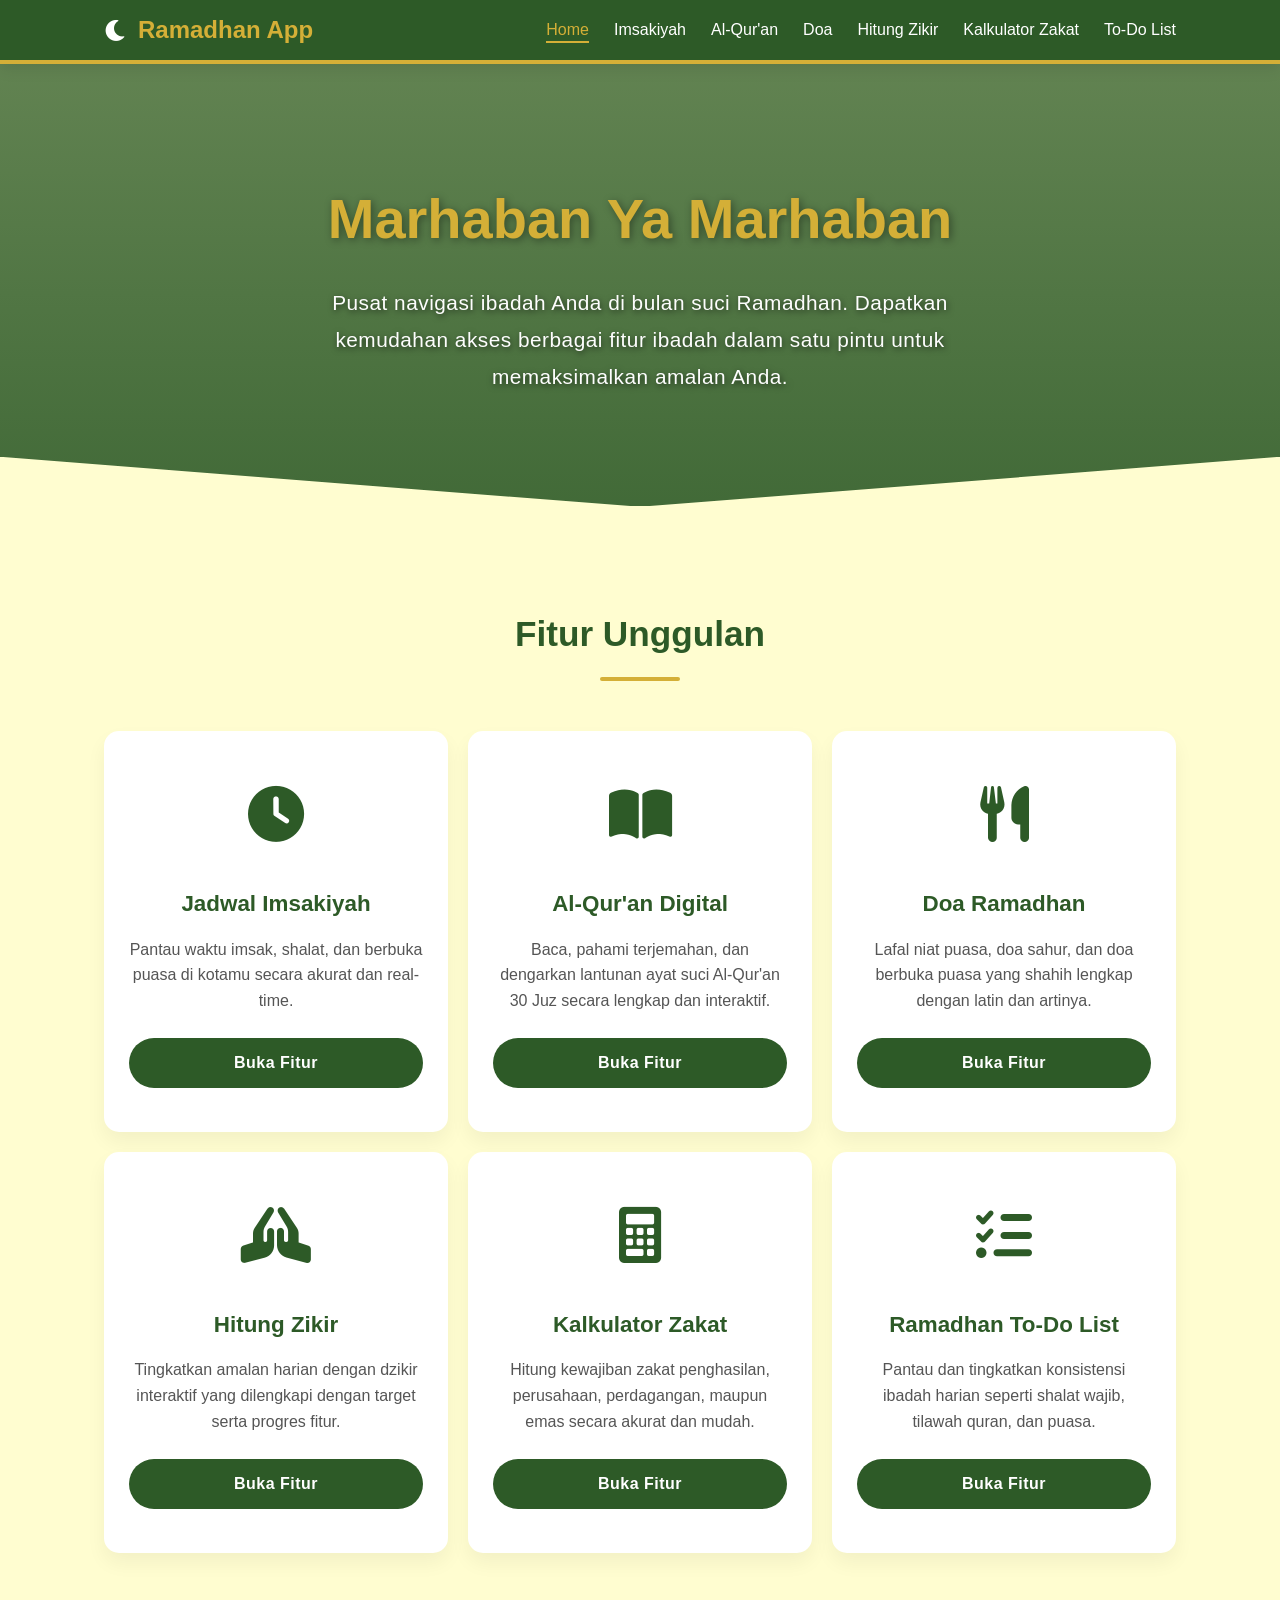
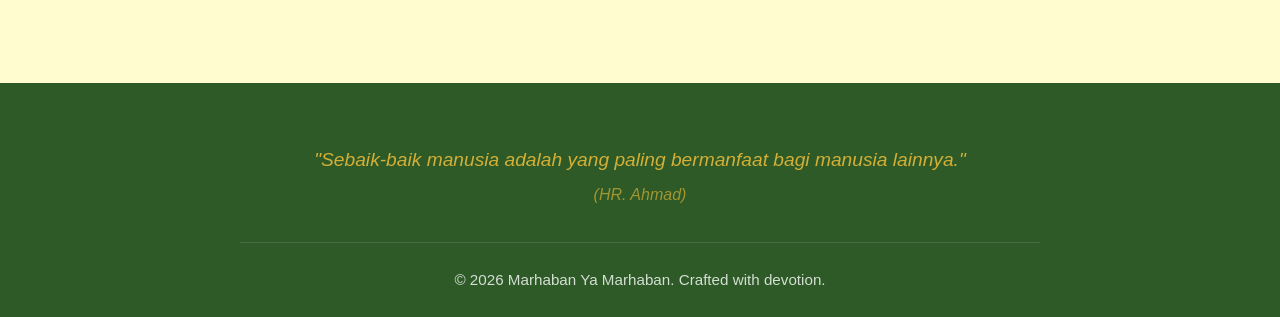
<file: Misi-6/index.html>
<!doctype html>
<html lang="id">
  <head>
    <meta charset="UTF-8" />
    <meta name="viewport" content="width=device-width, initial-scale=1.0" />
    <title>Marhaban Ya Marhaban</title>
    <link
      href="https://cdnjs.cloudflare.com/ajax/libs/font-awesome/6.0.0/css/all.min.css"
      rel="stylesheet"
    />
    <link rel="stylesheet" href="css/navbar.css" />
    <link rel="stylesheet" href="css/style.css" />
  </head>

  <body>
    <portal-navbar></portal-navbar>

    <main>
      <section id="home">
        <h1>Marhaban Ya Marhaban</h1>
        <p>
          Pusat navigasi ibadah Anda di bulan suci Ramadhan. Dapatkan kemudahan
          akses berbagai fitur ibadah dalam satu pintu untuk memaksimalkan
          amalan Anda.
        </p>
      </section>

      <section id="fitur">
        <h2 class="section-title">Fitur Unggulan</h2>
        <div class="grid-container">
          <div class="card">
            <div class="card-icon">
              <i class="fas fa-clock"></i>
            </div>
            <h3>Jadwal Imsakiyah</h3>
            <p>
              Pantau waktu imsak, shalat, dan berbuka puasa di kotamu secara
              akurat dan real-time.
            </p>
            <a href="imsakiyah.html" class="btn-buka">Buka Fitur</a>
          </div>

          <div class="card">
            <div class="card-icon">
              <i class="fas fa-book-open"></i>
            </div>
            <h3>Al-Qur'an Digital</h3>
            <p>
              Baca, pahami terjemahan, dan dengarkan lantunan ayat suci
              Al-Qur'an 30 Juz secara lengkap dan interaktif.
            </p>
            <a href="quran.html" class="btn-buka">Buka Fitur</a>
          </div>

          <div class="card">
            <div class="card-icon">
              <i class="fas fa-utensils"></i>
            </div>
            <h3>Doa Ramadhan</h3>
            <p>
              Lafal niat puasa, doa sahur, dan doa berbuka puasa yang shahih
              lengkap dengan latin dan artinya.
            </p>
            <a href="doa-sahur-buka.html" class="btn-buka">Buka Fitur</a>
          </div>

          <div class="card">
            <div class="card-icon">
              <i class="fas fa-hands-praying"></i>
            </div>
            <h3>Hitung Zikir</h3>
            <p>
              Tingkatkan amalan harian dengan dzikir interaktif yang dilengkapi
              dengan target serta progres fitur.
            </p>
            <a href="hitung-zikir.html" class="btn-buka">Buka Fitur</a>
          </div>

          <div class="card">
            <div class="card-icon">
              <i class="fas fa-calculator"></i>
            </div>
            <h3>Kalkulator Zakat</h3>
            <p>
              Hitung kewajiban zakat penghasilan, perusahaan, perdagangan,
              maupun emas secara akurat dan mudah.
            </p>
            <a href="kalkulator-zakat.html" class="btn-buka">Buka Fitur</a>
          </div>

          <div class="card">
            <div class="card-icon">
              <i class="fas fa-tasks"></i>
            </div>
            <h3>Ramadhan To-Do List</h3>
            <p>
              Pantau dan tingkatkan konsistensi ibadah harian seperti shalat
              wajib, tilawah quran, dan puasa.
            </p>
            <a href="todo-list.html" class="btn-buka">Buka Fitur</a>
          </div>
        </div>
      </section>
    </main>

    <portal-footer></portal-footer>

    <script src="js/script.js"></script>
    <script src="js/components/portal-navbar.js"></script>
    <script src="js/components/portal-footer.js"></script>
  </body>
</html>
</file>
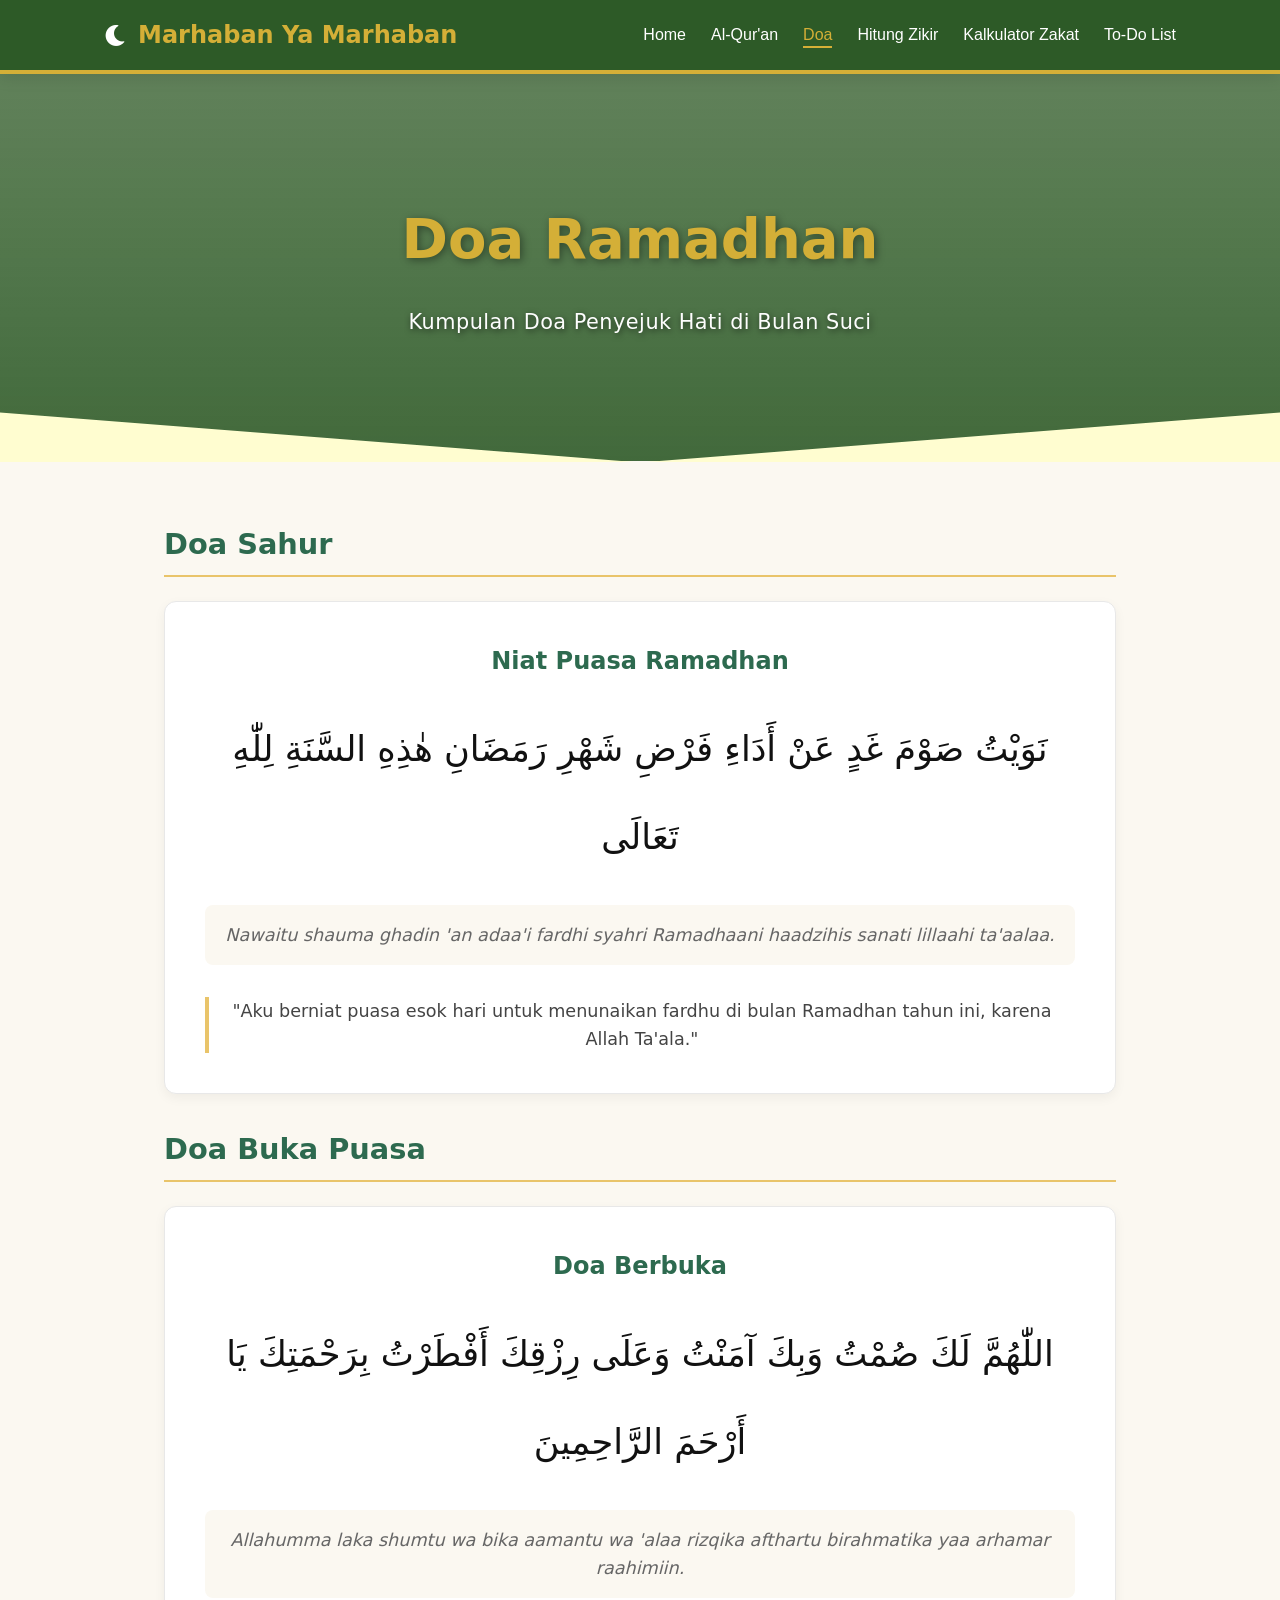
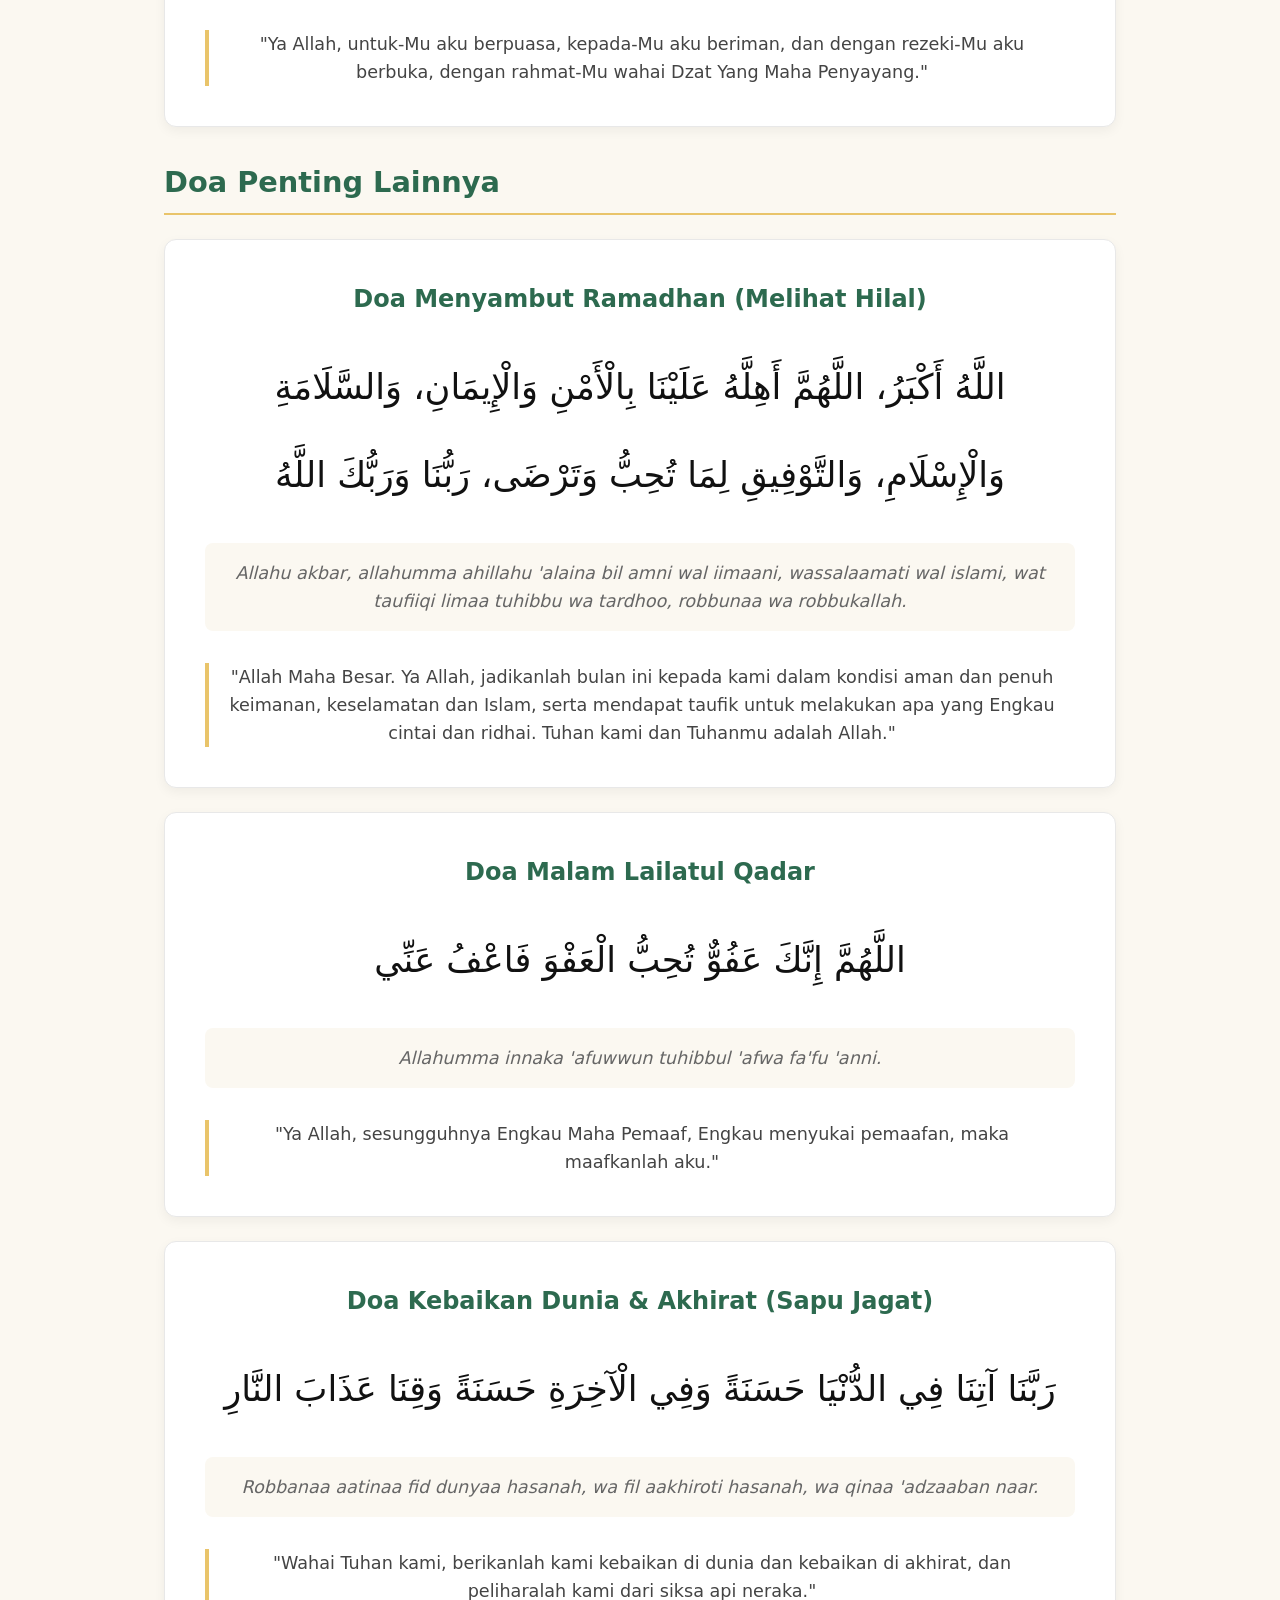
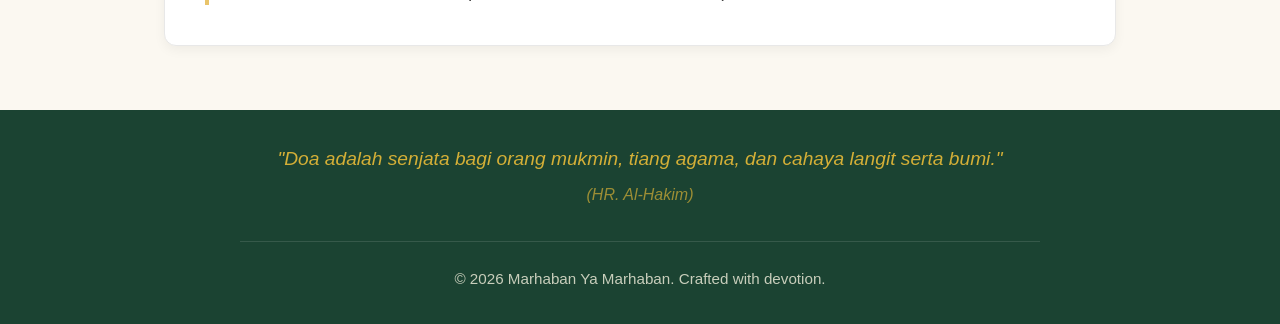
<file: Misi-5/doa-sahur-buka.html>
<!doctype html>
<html lang="id">
  <head>
    <meta charset="UTF-8" />
    <meta name="viewport" content="width=device-width, initial-scale=1.0" />
    <title>Doa Ramadhan - Sahur dan Buka Puasa</title>
    <link
      href="https://cdnjs.cloudflare.com/ajax/libs/font-awesome/6.0.0/css/all.min.css"
      rel="stylesheet"
    />
    <link rel="stylesheet" href="css/navbar.css" />
    <link rel="stylesheet" href="css/doa-sahur-buka.css" />
  </head>

  <body>
    <portal-navbar></portal-navbar>

    <section class="page-hero">
      <h1>Doa Ramadhan</h1>
      <p>Kumpulan Doa Penyejuk Hati di Bulan Suci</p>
    </section>

    <main>
      <section class="prayer-section">
        <h2 class="section-title">Doa Sahur</h2>
        <article class="prayer-card">
          <h3 class="prayer-title">Niat Puasa Ramadhan</h3>
          <p class="prayer-arabic" dir="rtl">
            نَوَيْتُ صَوْمَ غَدٍ عَنْ أَدَاءِ فَرْضِ شَهْرِ رَمَضَانِ هٰذِهِ
            السَّنَةِ لِلّٰهِ تَعَالَى
          </p>
          <p class="prayer-latin">
            Nawaitu shauma ghadin 'an adaa'i fardhi syahri Ramadhaani haadzihis
            sanati lillaahi ta'aalaa.
          </p>
          <p class="prayer-translation">
            "Aku berniat puasa esok hari untuk menunaikan fardhu di bulan
            Ramadhan tahun ini, karena Allah Ta'ala."
          </p>
        </article>
      </section>

      <section class="prayer-section">
        <h2 class="section-title">Doa Buka Puasa</h2>
        <article class="prayer-card">
          <h3 class="prayer-title">Doa Berbuka</h3>
          <p class="prayer-arabic" dir="rtl">
            اللّٰهُمَّ لَكَ صُمْتُ وَبِكَ آمَنْتُ وَعَلَى رِزْقِكَ أَفْطَرْتُ
            بِرَحْمَتِكَ يَا أَرْحَمَ الرَّاحِمِينَ
          </p>
          <p class="prayer-latin">
            Allahumma laka shumtu wa bika aamantu wa 'alaa rizqika afthartu
            birahmatika yaa arhamar raahimiin.
          </p>
          <p class="prayer-translation">
            "Ya Allah, untuk-Mu aku berpuasa, kepada-Mu aku beriman, dan dengan
            rezeki-Mu aku berbuka, dengan rahmat-Mu wahai Dzat Yang Maha
            Penyayang."
          </p>
        </article>
      </section>

      <section class="prayer-section">
        <h2 class="section-title">Doa Penting Lainnya</h2>

        <article class="prayer-card">
          <h3 class="prayer-title">Doa Menyambut Ramadhan (Melihat Hilal)</h3>
          <p class="prayer-arabic" dir="rtl">
            اللَّهُ أَكْبَرُ، اللَّهُمَّ أَهِلَّهُ عَلَيْنَا بِالْأَمْنِ
            وَالْإِيمَانِ، وَالسَّلَامَةِ وَالْإِسْلَامِ، وَالتَّوْفِيقِ لِمَا
            تُحِبُّ وَتَرْضَى، رَبُّنَا وَرَبُّكَ اللَّهُ
          </p>
          <p class="prayer-latin">
            Allahu akbar, allahumma ahillahu 'alaina bil amni wal iimaani,
            wassalaamati wal islami, wat taufiiqi limaa tuhibbu wa tardhoo,
            robbunaa wa robbukallah.
          </p>
          <p class="prayer-translation">
            "Allah Maha Besar. Ya Allah, jadikanlah bulan ini kepada kami dalam
            kondisi aman dan penuh keimanan, keselamatan dan Islam, serta
            mendapat taufik untuk melakukan apa yang Engkau cintai dan ridhai.
            Tuhan kami dan Tuhanmu adalah Allah."
          </p>
        </article>

        <article class="prayer-card">
          <h3 class="prayer-title">Doa Malam Lailatul Qadar</h3>
          <p class="prayer-arabic" dir="rtl">
            اللَّهُمَّ إِنَّكَ عَفُوٌّ تُحِبُّ الْعَفْوَ فَاعْفُ عَنِّي
          </p>
          <p class="prayer-latin">
            Allahumma innaka 'afuwwun tuhibbul 'afwa fa'fu 'anni.
          </p>
          <p class="prayer-translation">
            "Ya Allah, sesungguhnya Engkau Maha Pemaaf, Engkau menyukai
            pemaafan, maka maafkanlah aku."
          </p>
        </article>

        <article class="prayer-card">
          <h3 class="prayer-title">
            Doa Kebaikan Dunia & Akhirat (Sapu Jagat)
          </h3>
          <p class="prayer-arabic" dir="rtl">
            رَبَّنَا آتِنَا فِي الدُّنْيَا حَسَنَةً وَفِي الْآخِرَةِ حَسَنَةً
            وَقِنَا عَذَابَ النَّارِ
          </p>
          <p class="prayer-latin">
            Robbanaa aatinaa fid dunyaa hasanah, wa fil aakhiroti hasanah, wa
            qinaa 'adzaaban naar.
          </p>
          <p class="prayer-translation">
            "Wahai Tuhan kami, berikanlah kami kebaikan di dunia dan kebaikan di
            akhirat, dan peliharalah kami dari siksa api neraka."
          </p>
        </article>
      </section>
    </main>
    <portal-footer></portal-footer>

    <script src="js/components/portal-navbar.js"></script>
    <script src="js/components/portal-footer.js"></script>
  </body>
</html>
</file>
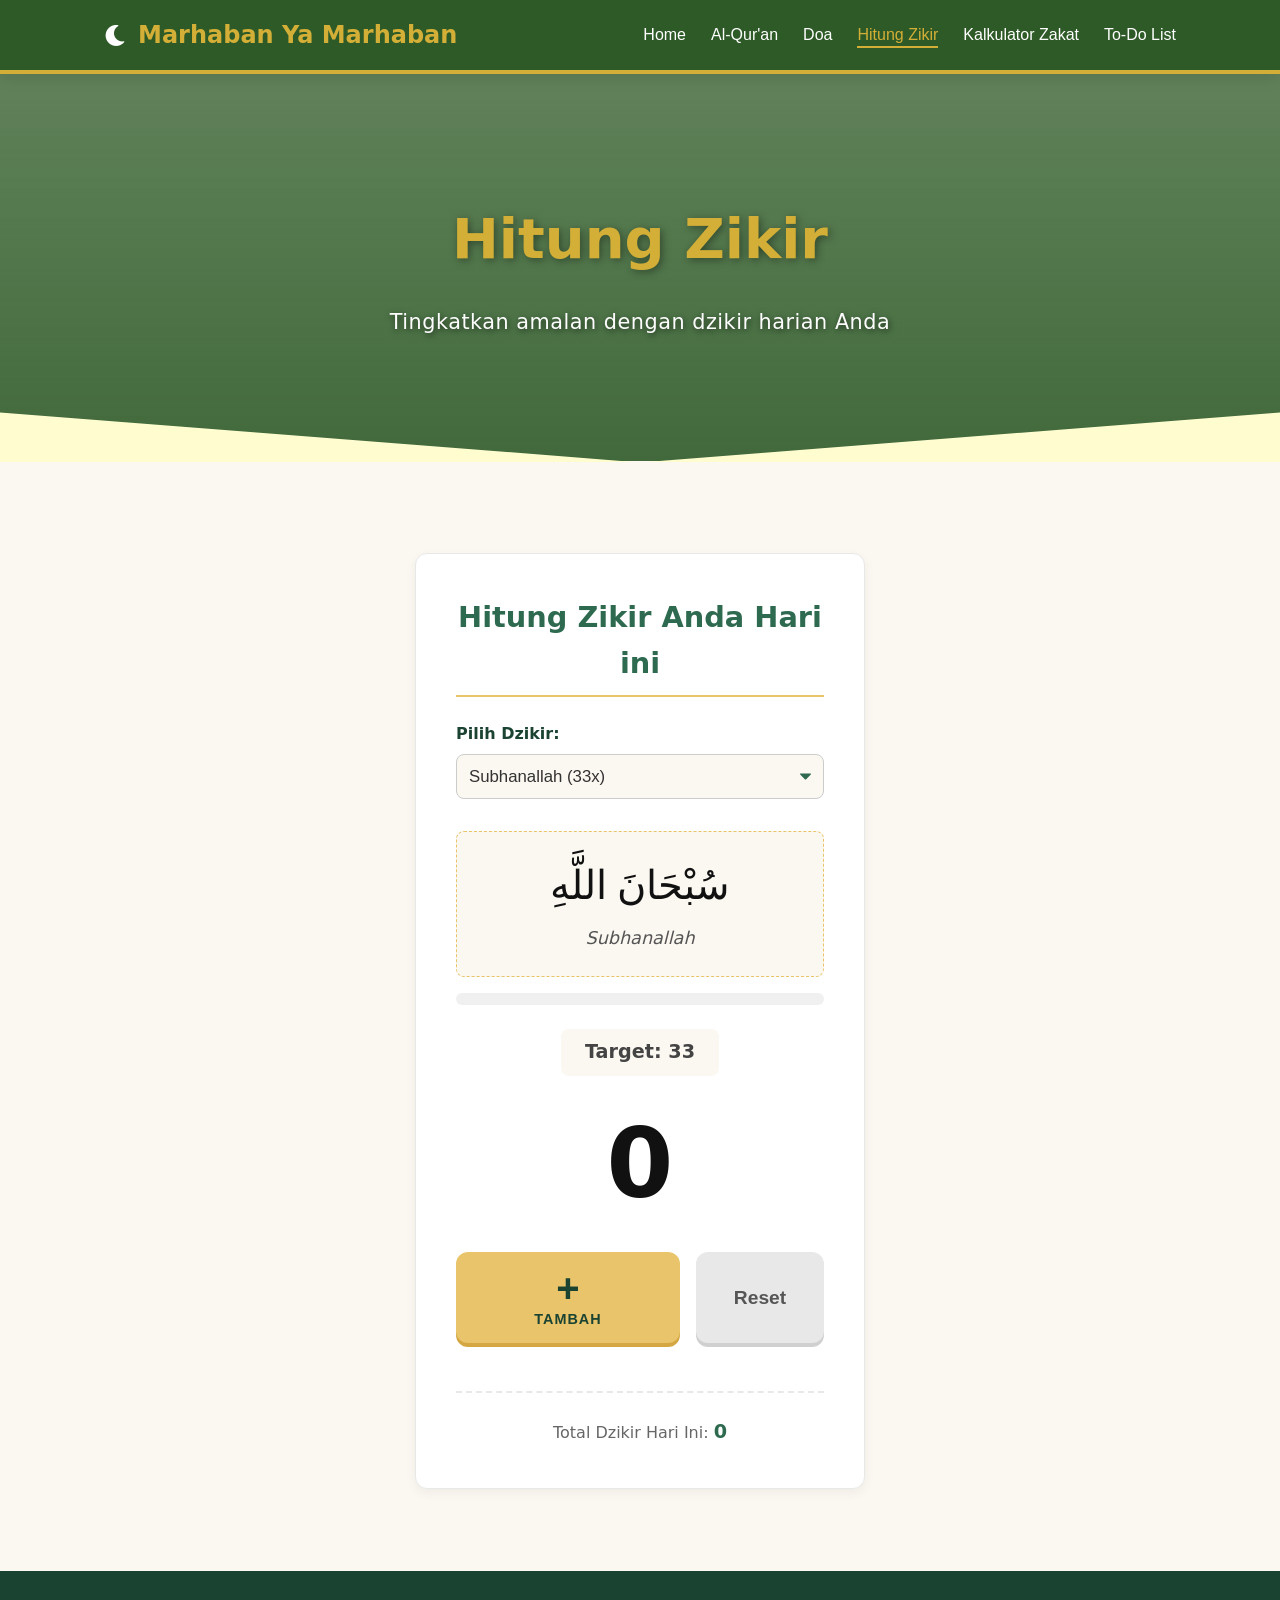
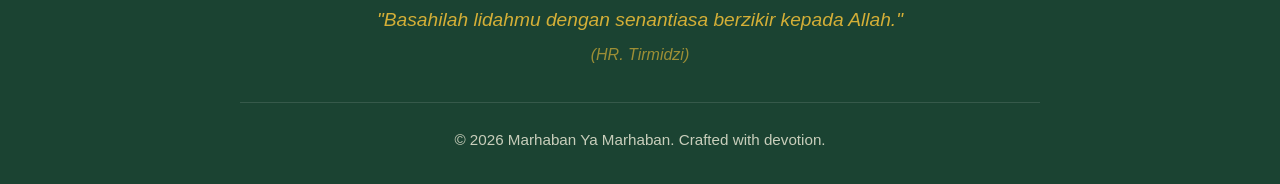
<file: Misi-5/hitung-zikir.html>
<!doctype html>
<html lang="id">
  <head>
    <meta charset="UTF-8" />
    <meta name="viewport" content="width=device-width, initial-scale=1.0" />
    <title>Hitung Zikir - Ramadhan</title>
    <link
      href="https://cdnjs.cloudflare.com/ajax/libs/font-awesome/6.0.0/css/all.min.css"
      rel="stylesheet"
    />
    <link rel="stylesheet" href="css/navbar.css" />
    <link rel="stylesheet" href="css/hitung-zikir.css" />
  </head>

  <body>
    <portal-navbar></portal-navbar>

    <section class="page-hero">
      <h1>Hitung Zikir</h1>
      <p>Tingkatkan amalan dengan dzikir harian Anda</p>
    </section>

    <main>
      <section class="counter-container">
        <h2 class="section-title">Hitung Zikir Anda Hari ini</h2>

        <div class="dzikir-selector">
          <label for="dzikir-type">Pilih Dzikir:</label>
          <select id="dzikir-type">
            <option
              value="subhanallah"
              data-target="33"
              data-arabic="سُبْحَانَ اللَّهِ"
              data-latin="Subhanallah"
            >
              Subhanallah (33x)
            </option>
            <option
              value="alhamdulillah"
              data-target="33"
              data-arabic="الْحَمْدُ لِلَّهِ"
              data-latin="Alhamdulillah"
            >
              Alhamdulillah (33x)
            </option>
            <option
              value="allahuakbar"
              data-target="34"
              data-arabic="اللَّهُ أَكْبَرُ"
              data-latin="Allahu Akbar"
            >
              Allahu Akbar (34x)
            </option>
            <option
              value="istighfar"
              data-target="100"
              data-arabic="أَسْتَغْفِرُ اللَّهَ"
              data-latin="Astaghfirullah"
            >
              Istighfar (100x)
            </option>
            <option
              value="tahlil"
              data-target="100"
              data-arabic="لَا إِلَهَ إِلَّا اللَّهُ"
              data-latin="La Ilaha Illallah"
            >
              Tahlil (100x)
            </option>
            <option
              value="custom"
              data-target="100"
              data-arabic=""
              data-latin="Dzikir Bebas"
            >
              Bebas / Custom
            </option>
          </select>
        </div>

        <div class="dzikir-text" id="dzikir-text-container">
          <p class="arabic" id="dzikir-arabic">سُبْحَانَ اللَّهِ</p>
          <p class="latin" id="dzikir-latin">Subhanallah</p>
        </div>

        <div class="progress-bar-container">
          <div class="progress-bar" id="progress-bar"></div>
        </div>

        <div class="target-display">
          Target: <span id="target-count">33</span>
        </div>

        <div class="count-display" id="count-display-container">
          <span id="current-count">0</span>
        </div>

        <div id="notification-area" class="notification hidden">
          Alhamdulillah, target tercapai! ✨
        </div>

        <div class="button-group">
          <button id="add-btn" class="btn btn-add">
            <span class="btn-icon">+</span>
            <span class="btn-text">Tambah</span>
          </button>
          <button id="reset-btn" class="btn btn-reset">Reset</button>
        </div>

        <div class="stats-area">
          <p>
            Total Dzikir Hari Ini: <strong id="total-daily-count">0</strong>
          </p>
        </div>
      </section>
    </main>

    <div id="reset-modal" class="modal-overlay hidden">
      <div class="modal-content">
        <h3>Reset Hitungan?</h3>
        <p>Apakah Anda yakin ingin mengulang dari awal?</p>
        <div class="modal-actions">
          <button id="cancel-reset-btn" class="btn btn-secondary">Batal</button>
          <button id="confirm-reset-btn" class="btn btn-danger">Hapus</button>
        </div>
      </div>
    </div>

    <portal-footer></portal-footer>

    <script src="js/hitung-zikir.js"></script>
    <script src="js/components/portal-navbar.js"></script>
    <script src="js/components/portal-footer.js"></script>
  </body>
</html>
</file>
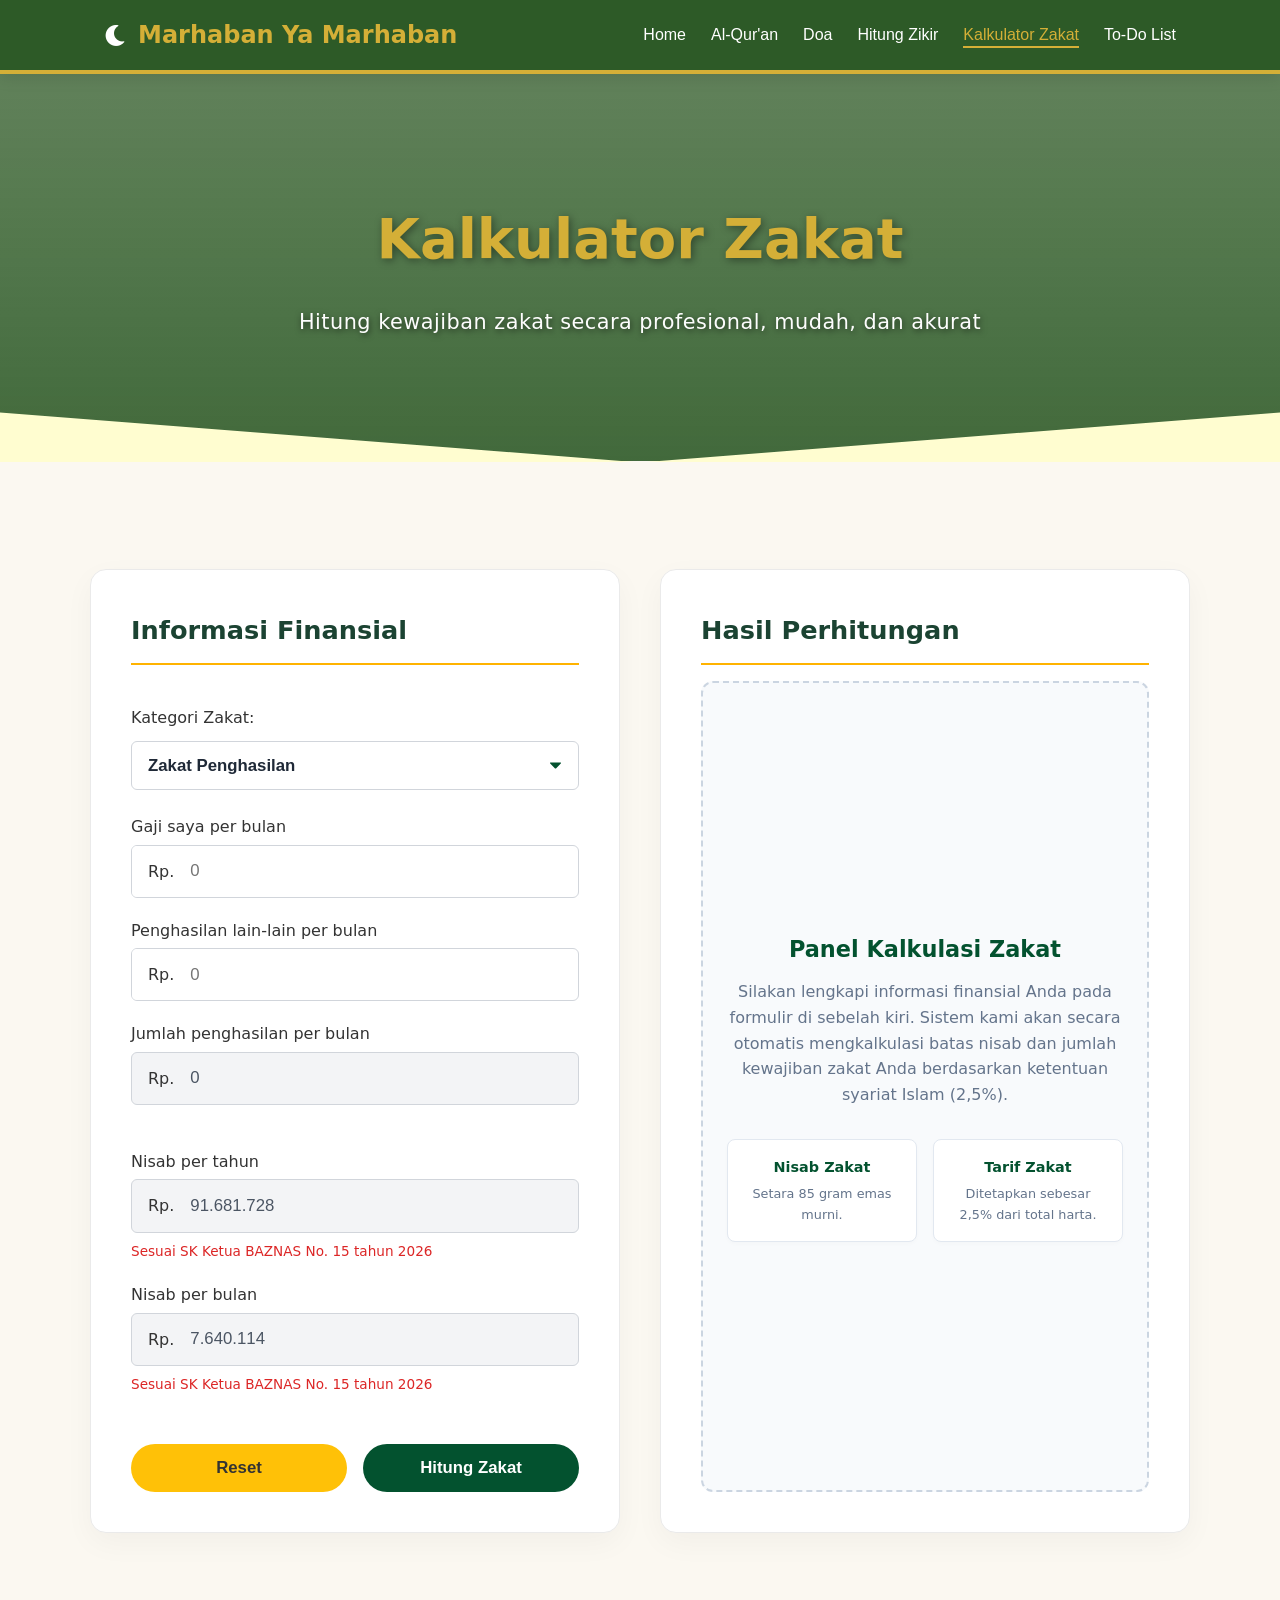
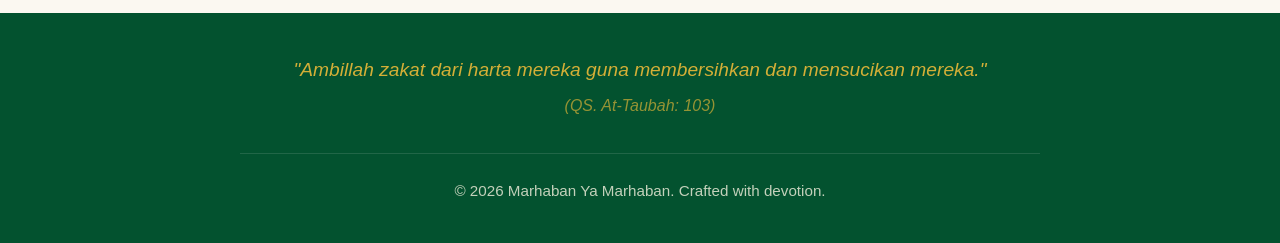
<file: Misi-5/kalkulator-zakat.html>
<!doctype html>
<html lang="id">
  <head>
    <meta charset="UTF-8" />
    <meta name="viewport" content="width=device-width, initial-scale=1.0" />
    <title>Kalkulator Zakat - Ramadhan</title>
    <link
      href="https://cdnjs.cloudflare.com/ajax/libs/font-awesome/6.0.0/css/all.min.css"
      rel="stylesheet"
    />
    <link rel="stylesheet" href="css/navbar.css" />
    <link rel="stylesheet" href="css/kalkulator-zakat.css" />
  </head>

  <body>
    <portal-navbar></portal-navbar>

    <section class="page-hero">
      <h1>Kalkulator Zakat</h1>
      <p>Hitung kewajiban zakat secara profesional, mudah, dan akurat</p>
    </section>

    <main>
      <div class="calculator-layout">
        <section class="calculator-form-container">
          <h2 class="section-title">Informasi Finansial</h2>

          <div class="form-group">
            <label for="zakat-type">Kategori Zakat:</label>
            <select id="zakat-type">
              <option value="penghasilan">Zakat Penghasilan</option>
              <option value="perusahaan">Zakat Perusahaan</option>
              <option value="perdagangan">Zakat Perdagangan</option>
              <option value="emas">Zakat Emas</option>
            </select>
          </div>

          <div id="dynamic-form">
            <div id="form-penghasilan" class="form-section">
              <div class="form-group row-input">
                <label for="gaji">Gaji saya per bulan</label>
                <div class="input-with-prefix">
                  <span class="prefix">Rp.</span>
                  <input type="number" id="gaji" placeholder="0" min="0" />
                </div>
              </div>

              <div class="form-group row-input">
                <label for="penghasilan-lain"
                  >Penghasilan lain-lain per bulan</label
                >
                <div class="input-with-prefix">
                  <span class="prefix">Rp.</span>
                  <input
                    type="number"
                    id="penghasilan-lain"
                    placeholder="0"
                    min="0"
                  />
                </div>
              </div>

              <div class="form-group row-input">
                <label for="jumlah-penghasilan"
                  >Jumlah penghasilan per bulan</label
                >
                <div class="input-with-prefix readonly-input">
                  <span class="prefix">Rp.</span>
                  <input
                    type="text"
                    id="jumlah-penghasilan"
                    value="0"
                    readonly
                  />
                </div>
              </div>

              <div class="form-group row-input mt-3">
                <label for="nisab-tahun">Nisab per tahun</label>
                <div class="input-with-prefix readonly-input">
                  <span class="prefix">Rp.</span>
                  <input
                    type="text"
                    id="nisab-tahun"
                    value="91.681.728"
                    readonly
                  />
                </div>
                <small class="helper-text-red"
                  >Sesuai SK Ketua BAZNAS No. 15 tahun 2026</small
                >
              </div>

              <div class="form-group row-input">
                <label for="nisab-bulan">Nisab per bulan</label>
                <div class="input-with-prefix readonly-input">
                  <span class="prefix">Rp.</span>
                  <input
                    type="text"
                    id="nisab-bulan"
                    value="7.640.114"
                    readonly
                  />
                </div>
                <small class="helper-text-red"
                  >Sesuai SK Ketua BAZNAS No. 15 tahun 2026</small
                >
              </div>
            </div>

            <div id="form-perusahaan" class="form-section hidden">
              <div class="baznas-tabs">
                <button class="baznas-tab active" data-tab="tab-jasa">
                  Jasa
                </button>
                <button class="baznas-tab" data-tab="tab-dagang">
                  Dagang/Industri
                </button>
              </div>

              <div id="tab-jasa" class="tab-content active">
                <div class="form-group row-input mt-3">
                  <label for="pendapatan-jasa">Pendapatan sebelum pajak</label>
                  <div class="input-with-prefix">
                    <span class="prefix">Rp.</span>
                    <input
                      type="number"
                      id="pendapatan-jasa"
                      placeholder="0"
                      min="0"
                    />
                  </div>
                </div>
              </div>

              <div id="tab-dagang" class="tab-content hidden">
                <div class="form-group row-input mt-3">
                  <label for="aktiva-lancar">Aktiva Lancar</label>
                  <div class="input-with-prefix">
                    <span class="prefix">Rp.</span>
                    <input
                      type="number"
                      id="aktiva-lancar"
                      placeholder="0"
                      min="0"
                    />
                  </div>
                </div>

                <div class="form-group row-input">
                  <label for="pasiva-lancar">Pasiva Lancar</label>
                  <div class="input-with-prefix">
                    <span class="prefix">Rp.</span>
                    <input
                      type="number"
                      id="pasiva-lancar"
                      placeholder="0"
                      min="0"
                    />
                  </div>
                </div>

                <div class="form-group row-input">
                  <label for="jumlah-perusahaan">Jumlah</label>
                  <div class="input-with-prefix readonly-input">
                    <span class="prefix">Rp.</span>
                    <input
                      type="text"
                      id="jumlah-perusahaan"
                      value="0"
                      readonly
                    />
                  </div>
                </div>
              </div>
            </div>

            <div id="form-perdagangan" class="form-section hidden">
              <div class="form-group row-input mt-3">
                <label for="aset-lancar-perdagangan">Aset Lancar</label>
                <div class="input-with-prefix">
                  <span class="prefix">Rp.</span>
                  <input
                    type="number"
                    id="aset-lancar-perdagangan"
                    placeholder="0"
                    min="0"
                  />
                </div>
              </div>

              <div class="form-group row-input">
                <label for="laba-perdagangan">Laba</label>
                <div class="input-with-prefix">
                  <span class="prefix">Rp.</span>
                  <input
                    type="number"
                    id="laba-perdagangan"
                    placeholder="0"
                    min="0"
                  />
                </div>
              </div>

              <div class="form-group row-input">
                <label for="jumlah-perdagangan">Jumlah</label>
                <div class="input-with-prefix readonly-input">
                  <span class="prefix">Rp.</span>
                  <input
                    type="text"
                    id="jumlah-perdagangan"
                    value="0"
                    readonly
                  />
                </div>
              </div>

              <div class="form-group row-input mt-3">
                <label for="nisab-tahun-perdagangan">Nisab per tahun</label>
                <div class="input-with-prefix readonly-input">
                  <span class="prefix">Rp.</span>
                  <input
                    type="text"
                    id="nisab-tahun-perdagangan"
                    value="91.681.728"
                    readonly
                  />
                </div>
                <small class="helper-text-red"
                  >Sesuai SK Ketua BAZNAS No. 15 tahun 2026</small
                >
              </div>
            </div>

            <div id="form-emas" class="form-section hidden">
              <div class="form-group row-input mt-3">
                <label for="emas-rupiah">Emas</label>
                <div class="input-with-prefix">
                  <span class="prefix">Rp.</span>
                  <input
                    type="number"
                    id="emas-rupiah"
                    placeholder="0"
                    min="0"
                  />
                </div>
              </div>

              <div class="form-group row-input mt-3">
                <label for="nisab-tahun-emas">Nisab per tahun</label>
                <div class="input-with-prefix readonly-input">
                  <span class="prefix">Rp.</span>
                  <input
                    type="text"
                    id="nisab-tahun-emas"
                    value="91.681.728"
                    readonly
                  />
                </div>
                <small class="helper-text-red"
                  >Sesuai SK Ketua BAZNAS No. 15 tahun 2026</small
                >
              </div>
            </div>
          </div>

          <div
            class="form-group input-emas-block hidden"
            id="dynamic-harga-emas"
          >
            <label for="harga-emas">Harga Emas Saat Ini per Gram (Rp):</label>
            <input
              type="number"
              id="harga-emas"
              placeholder="Contoh: 1300000"
              min="0"
            />
            <small class="helper-text helper-emas"
              >Digunakan sebagai standar penentuan batas nisab (85 gram
              emas).</small
            >
          </div>

          <div class="baznas-buttons">
            <button id="reset-btn" class="btn baznas-btn-reset">Reset</button>
            <button id="calculate-btn" class="btn baznas-btn-hitung">
              Hitung Zakat
            </button>
          </div>

          <div id="inline-result-message" class="inline-message hidden">
            <p id="inline-text">
              Penghasilan Anda belum mencapai Nisab, <strong>KLIK</strong> untuk
              sedekah
            </p>
            <button id="sedekah-btn" class="btn baznas-btn-sedekah">
              Sedekah
            </button>
          </div>
        </section>

        <section class="calculator-result-container">
          <h2 class="section-title">Hasil Perhitungan</h2>

          <div id="empty-state" class="empty-state">
            <h3>Panel Kalkulasi Zakat</h3>
            <p class="empty-desc">
              Silakan lengkapi informasi finansial Anda pada formulir di sebelah
              kiri. Sistem kami akan secara otomatis mengkalkulasi batas nisab
              dan jumlah kewajiban zakat Anda berdasarkan ketentuan syariat
              Islam (2,5%).
            </p>

            <div class="info-boxes">
              <div class="info-box">
                <strong>Nisab Zakat</strong>
                <span>Setara 85 gram emas murni.</span>
              </div>
              <div class="info-box">
                <strong>Tarif Zakat</strong>
                <span>Ditetapkan sebesar 2,5% dari total harta.</span>
              </div>
            </div>
          </div>

          <div id="result-box" class="result-box hidden">
            <div class="result-header">
              <h3>Ringkasan Kalkulasi</h3>
              <p>Berdasarkan data finansial yang telah Anda masukkan.</p>
            </div>

            <div class="result-item">
              <span class="result-label" id="label-total"
                >Total Nilai Harta:</span
              >
              <span class="result-value" id="res-total">Rp 0</span>
            </div>

            <div class="result-item">
              <span class="result-label" id="label-nisab"
                >Nilai Standar Nisab:</span
              >
              <span class="result-value" id="res-nisab">Rp 0</span>
            </div>

            <div class="result-item result-status" id="status-container">
              <span class="result-label">Status Kewajiban Zakat:</span>
              <span class="result-value status-badge" id="res-status"
                >Tidak Wajib</span
              >
            </div>

            <div
              class="result-item zakat-amount hidden"
              id="zakat-amount-container"
            >
              <span class="result-label" id="label-zakat-amount"
                >Jumlah Zakat yang Harus Ditunaikan per Bulan:</span
              >
              <span class="result-value highlight" id="res-zakat">Rp 0</span>
              <small class="zakat-note">*(2,5% dari Penghasilan)</small>
            </div>
          </div>
        </section>
      </div>
    </main>

    <portal-footer></portal-footer>

    <script src="js/kalkulator-zakat.js"></script>
    <script src="js/components/portal-navbar.js"></script>
    <script src="js/components/portal-footer.js"></script>
  </body>
</html>
</file>
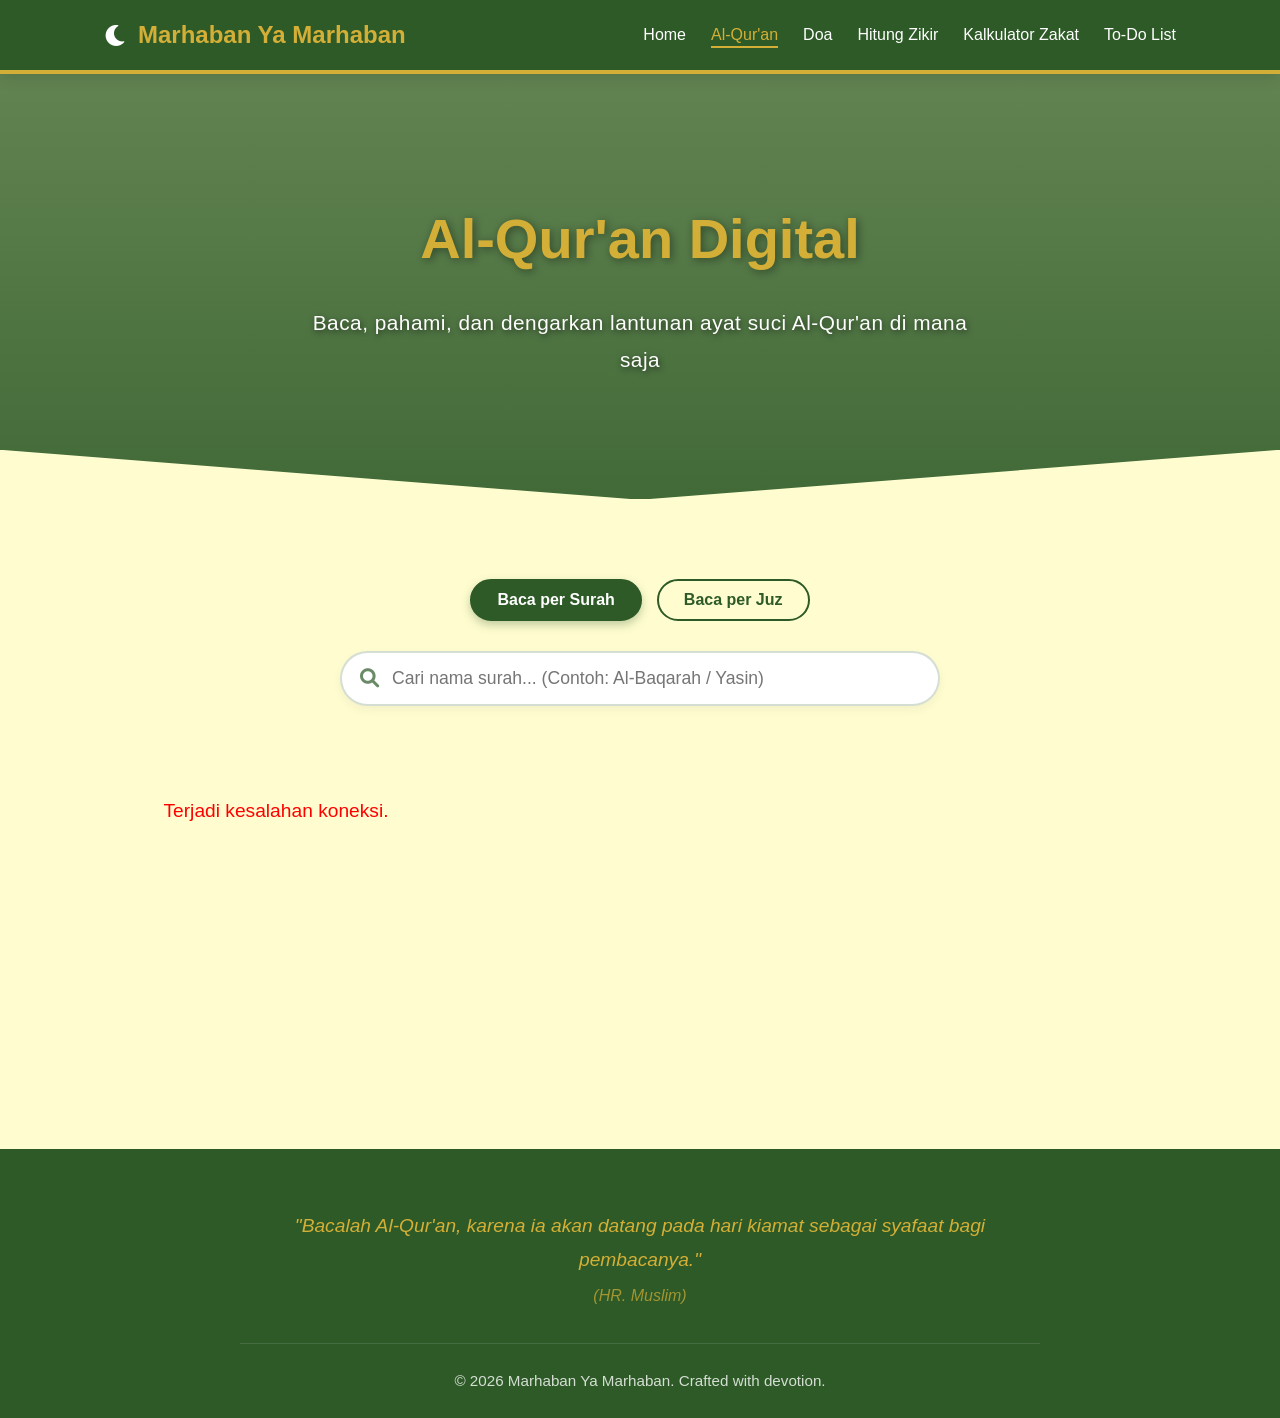
<file: Misi-5/quran.html>
<!doctype html>
<html lang="id">
  <head>
    <meta charset="UTF-8" />
    <meta name="viewport" content="width=device-width, initial-scale=1.0" />
    <title>Al-Qur'an Digital - Marhaban Ya Marhaban</title>

    <link
      href="https://cdnjs.cloudflare.com/ajax/libs/font-awesome/6.0.0/css/all.min.css"
      rel="stylesheet"
    />
    <link rel="stylesheet" href="css/navbar.css" />
    <link rel="stylesheet" href="css/quran.css" />
  </head>

  <body>
    <portal-navbar></portal-navbar>

    <section class="page-hero">
      <h1>Al-Qur'an Digital</h1>
      <p>
        Baca, pahami, dan dengarkan lantunan ayat suci Al-Qur'an di mana saja
      </p>
    </section>

    <main class="quran-container">
      <section id="surah-list-view">
        <div class="quran-tabs">
          <button class="tab-btn active" onclick="app.switchTab('surah')">
            Baca per Surah
          </button>
          <button class="tab-btn" onclick="app.switchTab('juz')">
            Baca per Juz
          </button>
        </div>

        <div class="search-container">
          <i class="fas fa-search search-icon"></i>
          <input
            type="text"
            id="search-surah"
            placeholder="Cari nama surah... (Contoh: Al-Baqarah / Yasin)"
          />
        </div>

        <div id="surah-grid" class="surah-grid">
          <div class="loader">
            <i class="fas fa-spinner fa-spin"></i> Memuat Daftar Surah...
          </div>
        </div>

        <div id="juz-grid" class="juz-grid" style="display: none">
          <div class="loader">
            <i class="fas fa-spinner fa-spin"></i> Memuat Daftar Juz...
          </div>
        </div>
      </section>

      <section id="surah-detail-view" style="display: none">
        <button class="btn-back" onclick="app.closeSurahDetail()">
          <i class="fas fa-arrow-left"></i> Kembali ke Daftar Surah
        </button>

        <div id="surah-header-info" class="surah-header-info"></div>

        <div
          class="audio-control-bar"
          id="surah-audio-player-container"
          style="display: none"
        ></div>

        <div id="ayat-list" class="ayat-list">
          <div class="loader">
            <i class="fas fa-spinner fa-spin"></i> Memuat Ayat...
          </div>
        </div>
      </section>
    </main>

    <portal-footer></portal-footer>

    <script src="js/quran.js"></script>
    <script src="js/components/portal-navbar.js"></script>
    <script src="js/components/portal-footer.js"></script>
  </body>
</html>
</file>
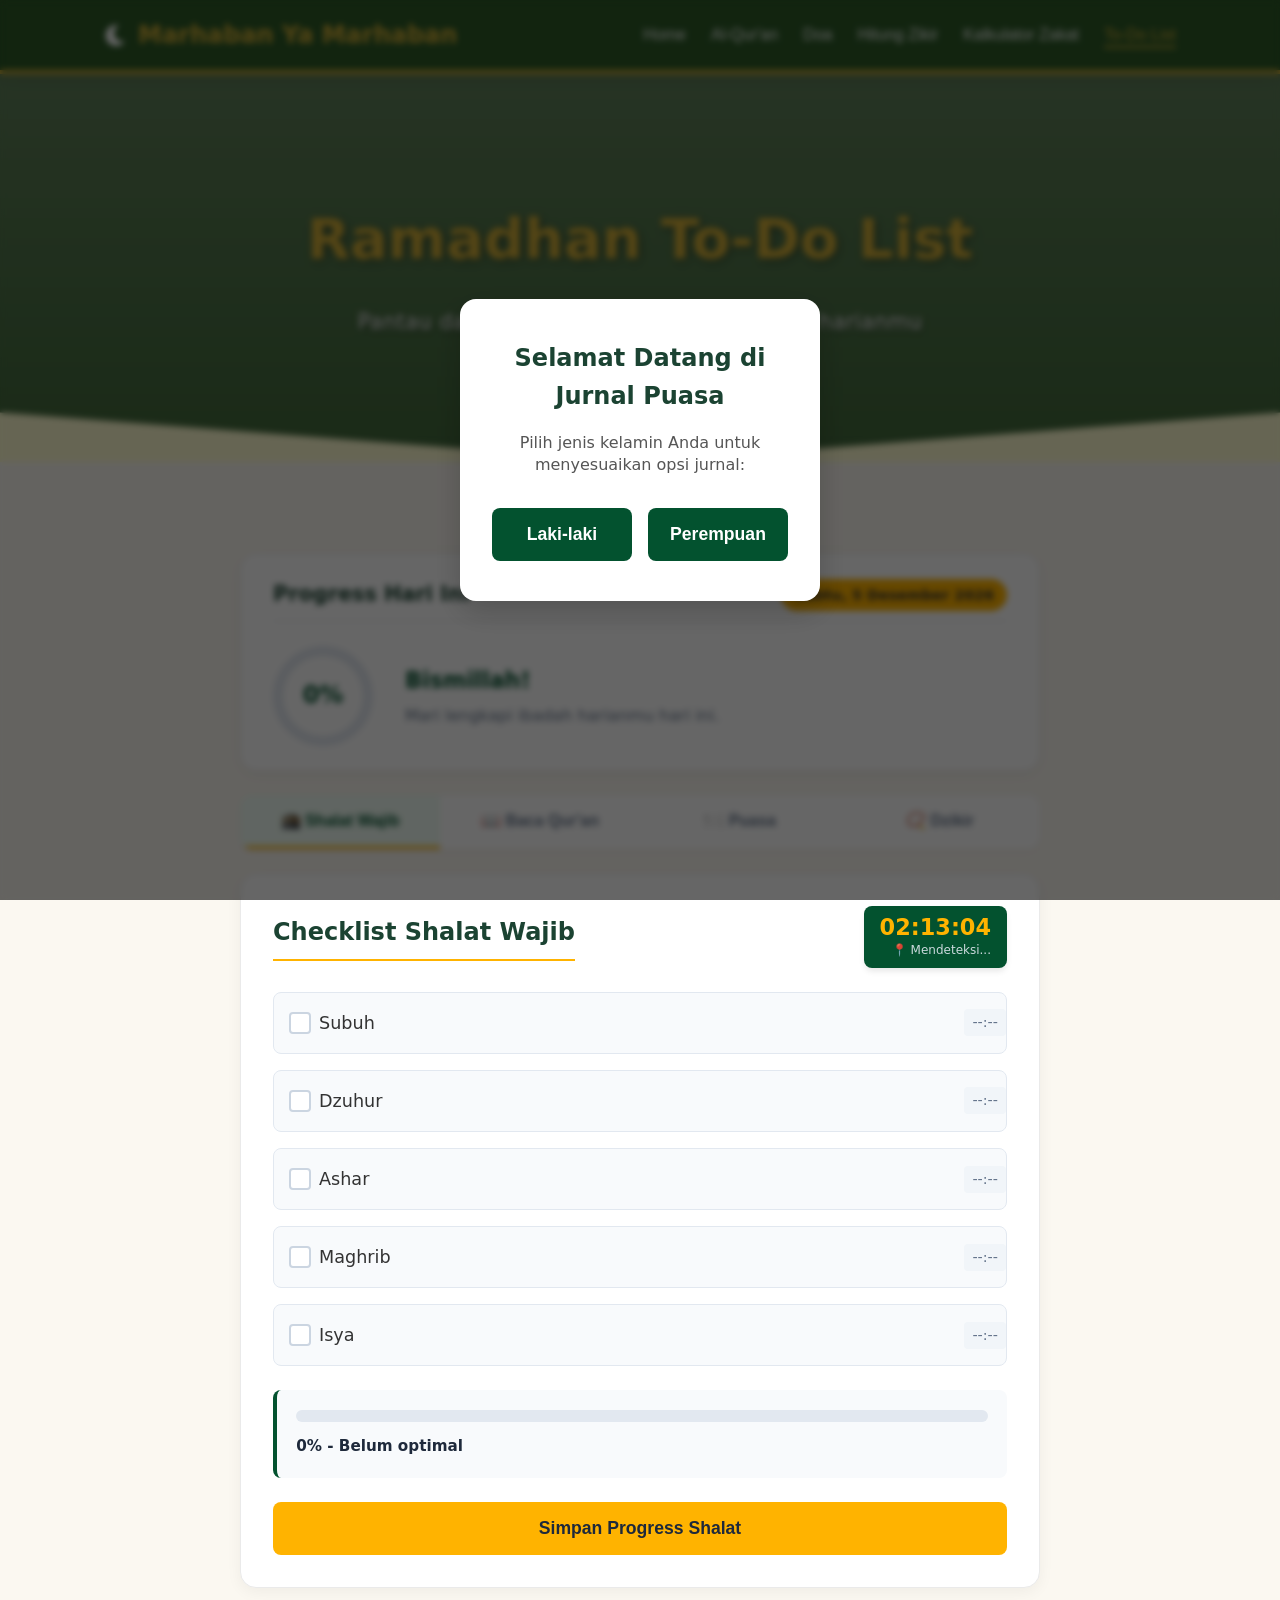
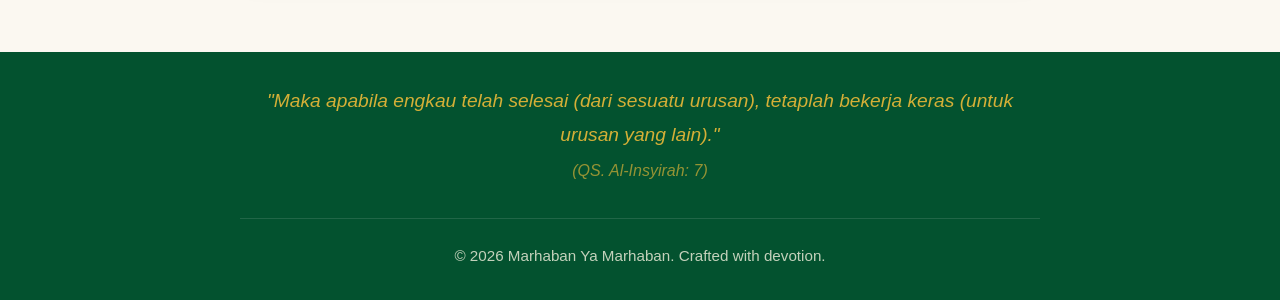
<file: Misi-5/todo-list.html>
<!doctype html>
<html lang="id">
  <head>
    <meta charset="UTF-8" />
    <meta name="viewport" content="width=device-width, initial-scale=1.0" />
    <title>Ramadhan To-Do List</title>
    <link
      href="https://cdnjs.cloudflare.com/ajax/libs/font-awesome/6.0.0/css/all.min.css"
      rel="stylesheet"
    />
    <link rel="stylesheet" href="css/navbar.css" />
    <link rel="stylesheet" href="css/todo-list.css" />
  </head>

  <body>
    <portal-navbar></portal-navbar>

    <section class="page-hero">
      <h1>Ramadhan To-Do List</h1>
      <p>Pantau dan tingkatkan konsistensi ibadah harianmu</p>
    </section>

    <main>
      <div class="app-container">
        <section class="global-progress-card">
          <div class="progress-header">
            <h2>Progress Hari Ini</h2>
            <span id="global-date" class="date-badge"></span>
          </div>
          <div class="progress-body">
            <div class="progress-circle" id="global-progress-circle">
              <span id="global-progress-text">0%</span>
            </div>
            <div class="progress-info">
              <h3 id="motivation-title">Bismillah!</h3>
              <p id="motivation-desc">
                Mulai hari ini dengan niat yang ikhlas.
              </p>
            </div>
          </div>
        </section>

        <nav class="tabs-nav">
          <button class="tab-btn active" data-tab="shalat">
            🕋 Shalat Wajib
          </button>
          <button class="tab-btn" data-tab="quran">📖 Baca Qur'an</button>
          <button class="tab-btn" data-tab="puasa">🍽️ Puasa</button>
          <button class="tab-btn" data-tab="dzikir">📿 Dzikir</button>
        </nav>

        <div class="tab-content-container">
          <div id="tab-shalat" class="tab-content active">
            <div class="shalat-header-flex">
              <h2 class="section-title" style="margin-bottom: 0">
                Checklist Shalat Wajib
              </h2>
              <div class="shalat-clock-badge">
                <span id="digital-clock">00:00:00</span>
                <span id="location-text">📍 Jakarta</span>
              </div>
            </div>
            <div class="checklist-container">
              <label class="check-item">
                <input type="checkbox" class="shalat-check" value="subuh" />
                <span class="checkmark"></span> Subuh
                <span class="shalat-time" id="time-subuh">--:--</span>
              </label>
              <label class="check-item">
                <input type="checkbox" class="shalat-check" value="dzuhur" />
                <span class="checkmark"></span> Dzuhur
                <span class="shalat-time" id="time-dzuhur">--:--</span>
              </label>
              <label class="check-item">
                <input type="checkbox" class="shalat-check" value="ashar" />
                <span class="checkmark"></span> Ashar
                <span class="shalat-time" id="time-ashar">--:--</span>
              </label>
              <label class="check-item">
                <input type="checkbox" class="shalat-check" value="maghrib" />
                <span class="checkmark"></span> Maghrib
                <span class="shalat-time" id="time-maghrib">--:--</span>
              </label>
              <label class="check-item">
                <input type="checkbox" class="shalat-check" value="isya" />
                <span class="checkmark"></span> Isya
                <span class="shalat-time" id="time-isya">--:--</span>
              </label>
            </div>
            <div class="feature-status">
              <div class="progress-bar-container">
                <div
                  class="progress-bar-fill"
                  id="shalat-progress-fill"
                  style="width: 0%"
                ></div>
              </div>
              <p class="status-text" id="shalat-status-text">
                0% - Belum optimal
              </p>
            </div>
            <button class="btn btn-save" id="btn-save-shalat">
              Simpan Progress Shalat
            </button>
          </div>

          <div id="tab-quran" class="tab-content">
            <h2 class="section-title">Target Tilawah Qur'an</h2>
            <div class="form-group row-input">
              <label for="quran-target">Target Halaman / Hari</label>
              <div
                class="input-wrapper"
                style="position: relative; display: flex; align-items: center"
              >
                <input
                  type="number"
                  id="quran-target"
                  min="1"
                  value="20"
                  disabled
                />
                <button
                  id="btn-edit-target"
                  class="btn-icon"
                  title="Ubah target (Setiap 3 hari)"
                  style="
                    position: absolute;
                    right: 10px;
                    background: none;
                    border: none;
                    cursor: pointer;
                    color: #64748b;
                    padding: 4px;
                    display: flex;
                    align-items: center;
                    justify-content: center;
                  "
                >
                  <svg
                    xmlns="http://www.w3.org/2000/svg"
                    width="18"
                    height="18"
                    viewBox="0 0 24 24"
                    fill="none"
                    stroke="currentColor"
                    stroke-width="2"
                    stroke-linecap="round"
                    stroke-linejoin="round"
                  >
                    <path d="M12 20h9"></path>
                    <path
                      d="M16.5 3.5a2.121 2.121 0 0 1 3 3L7 19l-4 1 1-4L16.5 3.5z"
                    ></path>
                  </svg>
                </button>
              </div>
            </div>
            <div class="form-group row-input">
              <label for="quran-read">Halaman Dibaca</label>
              <input type="number" id="quran-read" min="0" value="0" />
            </div>
            <div class="form-group quran-quick-action">
              <label class="check-item">
                <input type="checkbox" id="quran-done-check" />
                <span class="checkmark"></span> Tandai target selesai
              </label>
            </div>
            <div class="feature-status mt-3">
              <div class="progress-bar-container">
                <div
                  class="progress-bar-fill"
                  id="quran-progress-fill"
                  style="width: 0%"
                ></div>
              </div>
              <p class="status-text" id="quran-status-text">
                0% - Masih bisa ditambah
              </p>
            </div>
            <button class="btn btn-save" id="btn-save-quran">
              Simpan Progress Qur'an
            </button>
          </div>

          <div id="tab-puasa" class="tab-content">
            <h2 class="section-title">Jurnal Puasa Ramadhan</h2>
            <div class="puasa-today-card">
              <h3>
                Puasa Hari Ini: <span id="puasa-day-indicator">Hari ke-1</span>
              </h3>
              <label class="check-item large-check">
                <input type="checkbox" id="puasa-today-check" />
                <span class="checkmark"></span> Alhamdulillah, sudah puasa hari
                ini
              </label>
            </div>

            <h3 class="subsection-title">Kalender Ramadhan</h3>
            <div class="calendar-grid" id="puasa-calendar"></div>

            <div class="feature-status mt-3">
              <div class="progress-bar-container">
                <div
                  class="progress-bar-fill"
                  id="puasa-progress-fill"
                  style="width: 0%"
                ></div>
              </div>
              <div
                class="puasa-stats-row"
                style="
                  display: flex;
                  justify-content: space-between;
                  margin-top: 5px;
                "
              >
                <p class="status-text" id="puasa-status-text" style="margin: 0">
                  0/30 Hari Puasa - Semangat!
                </p>
                <p
                  id="puasa-qadha-text"
                  style="
                    margin: 0;
                    font-size: 0.85rem;
                    color: #ef4444;
                    font-weight: bold;
                  "
                ></p>
              </div>
            </div>
            <button class="btn btn-save" id="btn-save-puasa">
              Simpan Progress Puasa
            </button>
          </div>

          <div id="tab-dzikir" class="tab-content dzikir-tab-content">
            <div class="dzikir-wrapper">
              <h2 class="dzikir-title">Hitung Zikir Anda Hari ini</h2>

              <div class="dzikir-selector">
                <label for="dzikir-type">Pilih Dzikir:</label>
                <select id="dzikir-type">
                  <option
                    value="subhanallah"
                    data-target="33"
                    data-arabic="سُبْحَانَ اللَّهِ"
                    data-latin="Subhanallah"
                  >
                    Subhanallah (33x)
                  </option>
                  <option
                    value="alhamdulillah"
                    data-target="33"
                    data-arabic="الْحَمْدُ لِلَّهِ"
                    data-latin="Alhamdulillah"
                  >
                    Alhamdulillah (33x)
                  </option>
                  <option
                    value="allahuakbar"
                    data-target="34"
                    data-arabic="اللَّهُ أَكْبَرُ"
                    data-latin="Allahu Akbar"
                  >
                    Allahu Akbar (34x)
                  </option>
                  <option
                    value="istighfar"
                    data-target="100"
                    data-arabic="أَسْتَغْفِرُ اللَّهَ"
                    data-latin="Astaghfirullah"
                  >
                    Istighfar (100x)
                  </option>
                  <option
                    value="tahlil"
                    data-target="100"
                    data-arabic="لَا إِلَهَ إِلَّا اللَّهُ"
                    data-latin="La Ilaha Illallah"
                  >
                    Tahlil (100x)
                  </option>
                  <option
                    value="custom"
                    data-target="100"
                    data-arabic=""
                    data-latin="Dzikir Bebas"
                  >
                    Bebas / Custom
                  </option>
                </select>
              </div>

              <div class="dzikir-text" id="dzikir-text-container">
                <p class="arabic" id="dzikir-arabic">سُبْحَانَ اللَّهِ</p>
                <p class="latin" id="dzikir-latin">Subhanallah</p>
              </div>

              <div class="progress-bar-container mt-3">
                <div
                  class="progress-bar dzikir-progress-bar"
                  id="dzikir-progress-bar"
                ></div>
              </div>

              <div class="target-display">
                Target: <span id="target-count">33</span>
              </div>

              <div class="count-display" id="count-display-container">
                <span id="current-count">0</span>
              </div>

              <div id="notification-area" class="notification hidden">
                Alhamdulillah, target tercapai! ✨
              </div>

              <div class="button-group">
                <button id="add-btn" class="btn btn-add">
                  <span class="btn-icon">+</span>
                  <span class="btn-text">Tambah</span>
                </button>
                <button id="reset-btn" class="btn btn-reset">Reset</button>
              </div>

              <div class="stats-area">
                <p>
                  Total Dzikir Hari Ini:
                  <strong id="total-daily-count">0</strong>
                </p>
              </div>
            </div>
          </div>
        </div>
      </div>
    </main>

    <div id="reset-modal" class="modal-overlay hidden">
      <div class="modal-content">
        <h3>Reset Hitungan?</h3>
        <p>Apakah Anda yakin ingin mengulang dari awal?</p>
        <div class="modal-actions">
          <button id="cancel-reset-btn" class="btn btn-secondary">Batal</button>
          <button id="confirm-reset-btn" class="btn btn-danger">Hapus</button>
        </div>
      </div>
    </div>

    <div id="gender-modal" class="modal-overlay hidden">
      <div class="modal-content gender-modal">
        <h3>Selamat Datang di Jurnal Puasa</h3>
        <p>Pilih jenis kelamin Anda untuk menyesuaikan opsi jurnal:</p>
        <div class="modal-actions gender-actions">
          <button
            id="gender-male-btn"
            class="btn btn-primary"
            style="background-color: #03522f; color: white"
          >
            Laki-laki
          </button>
          <button
            id="gender-female-btn"
            class="btn btn-primary"
            style="background-color: #03522f; color: white"
          >
            Perempuan
          </button>
        </div>
      </div>
    </div>

    <div id="puasa-status-modal" class="modal-overlay hidden">
      <div class="modal-content">
        <h3 id="puasa-modal-date-title">Status Puasa: Hari ke-X</h3>
        <p>Bagaimana ibadah puasa Anda hari ini?</p>
        <div
          class="modal-actions-vertical"
          style="
            display: flex;
            flex-direction: column;
            gap: 10px;
            margin-top: 15px;
          "
        >
          <button
            class="btn btn-status-puasa"
            data-status="puasa"
            style="background-color: #03522f; color: white; padding: 12px"
          >
            Alhamdulillah, Puasa
          </button>
          <button
            id="btn-halangan"
            class="btn btn-status-halangan"
            data-status="halangan"
            style="
              background-color: #ffb300;
              color: #03522f;
              padding: 12px;
              font-weight: bold;
            "
          >
            Lagi Halangan / Sakit
          </button>
          <button
            class="btn btn-status-tidak"
            data-status="tidak-puasa"
            style="background-color: #ef4444; color: white; padding: 12px"
          >
            Sedang Tidak Puasa
          </button>
          <button
            id="close-puasa-modal"
            class="btn btn-secondary"
            style="margin-top: 5px"
          >
            Batal
          </button>
        </div>
      </div>
    </div>

    <div id="info-modal" class="modal-overlay hidden">
      <div class="modal-content">
        <h3 id="info-modal-title">Pesan Ibadah</h3>
        <p id="info-modal-msg">Pesan akan muncul di sini.</p>
        <div class="modal-actions">
          <button
            id="close-info-modal"
            class="btn btn-primary"
            style="
              background-color: #03522f;
              color: white;
              width: 100%;
              padding: 12px;
              border: none;
              border-radius: 8px;
              cursor: pointer;
            "
          >
            Mengerti
          </button>
        </div>
      </div>
    </div>

    <portal-footer></portal-footer>

    <div id="toast-container" class="toast-container"></div>

    <script src="js/todo-list.js"></script>
    <script src="js/components/portal-navbar.js"></script>
    <script src="js/components/portal-footer.js"></script>
  </body>
</html>
</file>
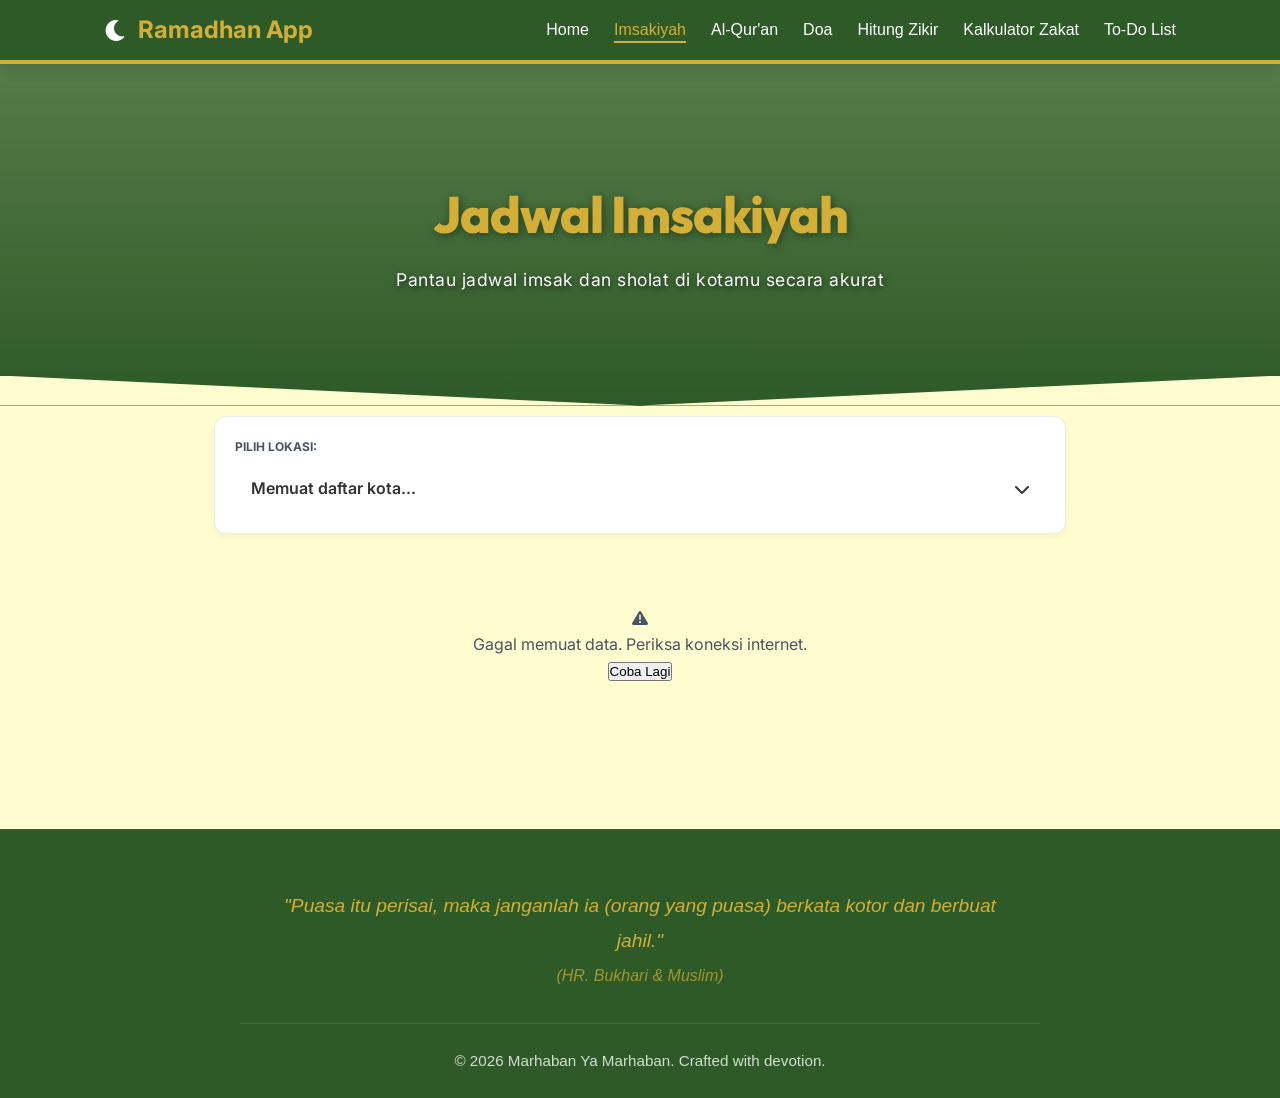
<file: Misi-6/imsakiyah.html>
<!doctype html>
<html lang="id">
  <head>
    <meta charset="UTF-8" />
    <meta name="viewport" content="width=device-width, initial-scale=1.0" />
    <title>Jadwal Imsakiyah - Marhaban Ya Marhaban</title>
    <link
      href="https://cdnjs.cloudflare.com/ajax/libs/font-awesome/6.0.0/css/all.min.css"
      rel="stylesheet"
    />
    <link rel="stylesheet" href="css/navbar.css" />
    <link rel="stylesheet" href="css/imsakiyah.css" />
  </head>

  <body>
    <portal-navbar></portal-navbar>

    <header class="page-hero">
      <div class="hero-content">
        <h1>Jadwal Imsakiyah</h1>
        <p>Pantau jadwal imsak dan sholat di kotamu secara akurat</p>
      </div>
    </header>

    <main>
      <div class="app-container">
        <!-- Location Selection -->
        <section class="selection-card">
          <div class="dzikir-selector">
            <label for="city-search">Pilih Lokasi:</label>
            <div class="custom-select-wrapper" id="custom-select-wrapper">
              <div class="select-trigger" id="select-trigger">
                <span id="selected-city-text">Memuat daftar kota...</span>
                <i class="fas fa-chevron-down arrow"></i>
              </div>
              <div class="custom-options-container" id="custom-options-container">
                <div class="search-box">
                  <input
                    type="text"
                    id="city-search"
                    placeholder="Cari kota/kabupaten..."
                    autocomplete="off"
                  />
                </div>
                <ul class="options-list" id="options-list"></ul>
              </div>
              <select id="city-select" style="display: none"></select>
            </div>
          </div>
        </section>

        <!-- Loading & Error States -->
        <div id="loading" class="status-message">
          <div class="spinner"></div>
          <p>Memuat data jadwal...</p>
        </div>

        <div id="error" class="status-message hidden">
          <i class="fas fa-exclamation-triangle error-icon"></i>
          <p class="error-text">Gagal memuat data. Periksa koneksi internet.</p>
          <button onclick="retryFetch()" class="btn-retry">Coba Lagi</button>
        </div>

        <!-- Schedule Content -->
        <section id="schedule-content" class="hidden">
          <div class="schedule-header">
            <div class="location-info">
              <i class="fas fa-location-dot icon-gold"></i>
              <h2 id="location-name">...</h2>
            </div>
            <div class="header-controls">
              <span id="current-month" class="date-badge">...</span>
              <div class="view-toggle">
                <button id="btn-view-cards" class="toggle-btn active">Hari Ini</button>
                <button id="btn-view-table" class="toggle-btn">Sebulan</button>
              </div>
            </div>
          </div>

          <!-- Cards View -->
          <div id="view-cards" class="view-container">
            <div class="date-header-card">
              <div class="date-info">
                <h3 id="daily-date-display">...</h3>
                <p id="daily-hijri-display" class="hijri-date">Ramadhan 1447 H</p>
              </div>

              <!-- Countdown -->
              <div class="countdown-card">
                <p class="countdown-label">Waktu <span id="next-prayer-name">...</span> dalam:</p>
                <div id="countdown-timer" class="timer">-- : -- : --</div>
                
                <!-- Fasting Progress -->
                <div id="fasting-progress-container" class="progress-section hidden">
                  <div class="progress-labels">
                    <span>Imsak (<span id="progress-start-time"></span>)</span>
                    <span>Maghrib (<span id="progress-end-time"></span>)</span>
                  </div>
                  <div class="progress-track">
                    <div id="fasting-progress-bar" class="progress-fill"></div>
                  </div>
                  <p id="fasting-progress-text" class="progress-status">0% Puasa Selesai</p>
                </div>
              </div>
            </div>

            <div class="prayer-grid" id="daily-grid"></div>
          </div>

          <!-- Table View -->
          <div id="view-table" class="view-container hidden">
            <div class="table-responsive">
              <table>
                <thead>
                  <tr>
                    <th>Tanggal</th>
                    <th>Imsak</th>
                    <th>Subuh</th>
                    <th>Dzuhur</th>
                    <th>Ashar</th>
                    <th>Maghrib</th>
                    <th>Isya</th>
                  </tr>
                </thead>
                <tbody id="schedule-body"></tbody>
              </table>
            </div>
          </div>
        </section>
      </div>
    </main>

    <portal-footer></portal-footer>

    <script src="js/imsakiyah.js"></script>
    <script src="js/components/portal-navbar.js"></script>
    <script src="js/components/portal-footer.js"></script>
  </body>
</html>
</file>
<file: Misi-1/css/style.css>
* {
    margin: 0;
    padding: 0;
    box-sizing: border-box;
}
body {
    font-family: system-ui, -apple-system, sans-serif;
    background-color: #fbf8f1;
    color: #333333;
    line-height: 1.6;
}
header {
    background-color: #2d6a4f;
    color: #f4f1de;
    text-align: center;
    padding: 3rem 1.5rem;
    border-bottom: 6px solid #e9c46a;
}
header h1 {
    font-size: 2.5rem;
    margin-bottom: 0.5rem;
    font-weight: 700;
}
header p {
    font-size: 1.2rem;
    opacity: 0.9;
}
main {
    max-width: 1000px;
    margin: 3rem auto;
    padding: 0 1.5rem;
    display: grid;
    grid-template-columns: 1fr;
    gap: 3rem;
}
.prayer-section {
    display: flex;
    flex-direction: column;
    gap: 1.5rem;
}
.section-title {
    font-size: 1.8rem;
    color: #2d6a4f;
    border-bottom: 2px solid #e9c46a;
    padding-bottom: 0.5rem;
    display: inline-block;
}
.prayer-card {
    background-color: #ffffff;
    border: 1px solid #e8e8e8;
    border-radius: 12px;
    padding: 2.5rem;
    box-shadow: 0 4px 12px rgba(0, 0, 0, 0.05);
    display: flex;
    flex-direction: column;
    gap: 1.5rem;
}
.prayer-title {
    font-size: 1.5rem;
    color: #2d6a4f;
    text-align: center;
}
.prayer-arabic {
    font-size: 2.2rem;
    text-align: center;
    color: #111111;
    line-height: 2.5;
    font-weight: 400;
}
.prayer-latin {
    font-size: 1.1rem;
    font-style: italic;
    color: #666666;
    text-align: center;
    background-color: #fbf8f1;
    padding: 1rem;
    border-radius: 8px;
}
.prayer-translation {
    font-size: 1.1rem;
    color: #444444;
    text-align: center;
    border-left: 4px solid #e9c46a;
    padding-left: 1rem;
    padding-right: 1rem;
    margin-top: 0.5rem;
}
footer {
    background-color: #1b4332;
    color: #f4f1de;
    text-align: center;
    padding: 2rem;
    margin-top: 4rem;
}
footer p {
    font-size: 1rem;
}
@media (min-width: 768px) {
    main {
        grid-template-columns: 1fr 1fr;
        gap: 2rem;
    }
}
@media (max-width: 600px) {
    header {
        padding: 2rem 1rem;
    }
    header h1 {
        font-size: 2rem;
    }
    .prayer-card {
        padding: 1.5rem;
    }
    .prayer-arabic {
        font-size: 1.8rem;
    }
    .prayer-latin, .prayer-translation {
        font-size: 1rem;
    }
}
</file>
<file: Misi-2/css/style.css>
* {
    margin: 0;
    padding: 0;
    box-sizing: border-box;
}

body {
    font-family: system-ui, -apple-system, sans-serif;
    background-color: #fbf8f1;
    color: #333333;
    line-height: 1.6;
    display: flex;
    flex-direction: column;
    min-height: 100vh;
}

header {
    background-color: #2d6a4f;
    color: #f4f1de;
    text-align: center;
    padding: 3rem 1.5rem;
    border-bottom: 6px solid #e9c46a;
}

header h1 {
    font-size: 2.5rem;
    margin-bottom: 0.5rem;
    font-weight: 700;
}

header p {
    font-size: 1.2rem;
    opacity: 0.9;
}

main {
    flex: 1;
    display: flex;
    justify-content: center;
    align-items: center;
    padding: 2rem 1.5rem;
}

.counter-container {
    background-color: #ffffff;
    border: 1px solid #e8e8e8;
    border-radius: 12px;
    padding: 2.5rem;
    box-shadow: 0 4px 12px rgba(0, 0, 0, 0.05);
    display: flex;
    flex-direction: column;
    align-items: center;
    gap: 1.5rem;
    width: 100%;
    max-width: 450px;
    text-align: center;
}

.section-title {
    font-size: 1.8rem;
    color: #2d6a4f;
    border-bottom: 2px solid #e9c46a;
    padding-bottom: 0.5rem;
    display: inline-block;
    width: 100%;
}

.dzikir-selector {
    width: 100%;
    margin-bottom: 0.5rem;
    text-align: left;
}

.dzikir-selector label {
    display: block;
    margin-bottom: 0.5rem;
    font-weight: bold;
    color: #1b4332;
}

.dzikir-selector select {
    width: 100%;
    padding: 0.75rem;
    border-radius: 8px;
    border: 1px solid #ccc;
    font-size: 1.05rem;
    background-color: #fbf8f1;
    color: #333;
    cursor: pointer;
    outline: none;
    transition: border-color 0.2s, box-shadow 0.2s;
    appearance: none;
    /* Removes native dropdown arrow occasionally */
    -webkit-appearance: none;
    -moz-appearance: none;
    background-image: url("data:image/svg+xml;charset=US-ASCII,%3Csvg%20xmlns%3D%22http%3A%2F%2Fwww.w3.org%2F2000%2Fsvg%22%20width%3D%22292.4%22%20height%3D%22292.4%22%3E%3Cpath%20fill%3D%22%232d6a4f%22%20d%3D%22M287%2069.4a17.6%2017.6%200%200%200-13-5.4H18.4c-5%200-9.3%201.8-12.9%205.4A17.6%2017.6%200%200%200%200%2082.2c0%205%201.8%209.3%205.4%2012.9l128%20127.9c3.6%203.6%207.8%205.4%2012.8%205.4s9.2-1.8%2012.8-5.4L287%2095c3.5-3.5%205.4-7.8%205.4-12.8%200-5-1.9-9.2-5.5-12.8z%22%2F%3E%3C%2Fsvg%3E");
    background-repeat: no-repeat, repeat;
    background-position: right .7em top 50%, 0 0;
    background-size: .65em auto, 100%;
}

.dzikir-selector select:focus {
    border-color: #2d6a4f;
    box-shadow: 0 0 0 3px rgba(45, 106, 79, 0.2);
}

.dzikir-text {
    width: 100%;
    background-color: #fbf8f1;
    padding: 1.5rem 1rem;
    border-radius: 8px;
    border: 1px dashed #e9c46a;
    transition: all 0.3s ease;
}

.dzikir-text.hidden {
    display: none;
}

.dzikir-text .arabic {
    font-size: 2.5rem;
    color: #111111;
    margin-bottom: 0.5rem;
    font-family: serif;
    line-height: 1.5;
}

.dzikir-text .latin {
    font-size: 1.1rem;
    color: #555555;
    font-style: italic;
}

.progress-bar-container {
    width: 100%;
    height: 12px;
    background-color: #f0f0f0;
    border-radius: 6px;
    overflow: hidden;
    margin-top: -0.5rem;
}

.progress-bar {
    height: 100%;
    background-color: #e9c46a;
    width: 0%;
    transition: width 0.3s ease, background-color 0.3s ease;
}

.progress-bar.complete {
    background-color: #2d6a4f;
}

.target-display {
    font-size: 1.2rem;
    color: #444444;
    background-color: #fbf8f1;
    padding: 0.5rem 1.5rem;
    border-radius: 8px;
    font-weight: bold;
}

.count-display {
    font-size: 6rem;
    font-weight: 700;
    color: #111111;
    line-height: 1;
    transition: transform 0.1s ease-out;
    margin: 1rem 0;
}

.count-display.pop {
    transform: scale(1.1);
}

.notification {
    background-color: #2d6a4f;
    color: #e9c46a;
    padding: 0.75rem 1.5rem;
    border-radius: 8px;
    font-weight: bold;
    opacity: 1;
    transition: opacity 0.3s ease-in-out;
    width: 100%;
}

.notification.hidden {
    opacity: 0;
    pointer-events: none;
    position: absolute;
}

.button-group {
    display: flex;
    gap: 1rem;
    width: 100%;
    justify-content: center;
}

.btn {
    border: none;
    border-radius: 12px;
    font-size: 1.2rem;
    font-weight: bold;
    cursor: pointer;
    transition: all 0.15s ease-in-out;
    padding: 1rem;
}

.btn:active {
    transform: scale(0.95);
}

.btn-add {
    background-color: #e9c46a;
    color: #1b4332;
    flex: 2;
    display: flex;
    flex-direction: column;
    align-items: center;
    justify-content: center;
    box-shadow: 0 4px 0 #d4a742;
}

.btn-add:active {
    box-shadow: 0 1px 0 #d4a742;
    transform: translateY(3px) scale(0.98);
}

.btn-add:hover {
    background-color: #f4a261;
}

.btn-icon {
    font-size: 2.5rem;
    line-height: 1;
}

.btn-text {
    font-size: 0.9rem;
    text-transform: uppercase;
    letter-spacing: 1px;
    margin-top: 0.2rem;
}

.btn-reset {
    background-color: #e8e8e8;
    color: #555555;
    flex: 1;
    box-shadow: 0 4px 0 #d0d0d0;
}

.btn-reset:active {
    box-shadow: 0 1px 0 #d0d0d0;
    transform: translateY(3px) scale(0.98);
}

.btn-reset:hover {
    background-color: #dcdcdc;
}

.stats-area {
    margin-top: 1.5rem;
    width: 100%;
    border-top: 2px dashed #e8e8e8;
    padding-top: 1.5rem;
    color: #666666;
    font-size: 1rem;
}

.stats-area strong {
    color: #2d6a4f;
    font-size: 1.2rem;
}

/* Modal CSS */
.modal-overlay {
    position: fixed;
    top: 0;
    left: 0;
    right: 0;
    bottom: 0;
    background-color: rgba(0, 0, 0, 0.6);
    display: flex;
    justify-content: center;
    align-items: center;
    z-index: 1000;
    opacity: 1;
    transition: opacity 0.3s ease;
    backdrop-filter: blur(3px);
}

.modal-overlay.hidden {
    opacity: 0;
    pointer-events: none;
}

.modal-content {
    background-color: #ffffff;
    padding: 2.5rem 2rem;
    border-radius: 16px;
    width: 90%;
    max-width: 360px;
    text-align: center;
    box-shadow: 0 10px 30px rgba(0, 0, 0, 0.2);
    transform: translateY(0) scale(1);
    transition: transform 0.3s ease;
}

.modal-overlay.hidden .modal-content {
    transform: translateY(20px) scale(0.95);
}

.modal-content h3 {
    color: #1b4332;
    margin-bottom: 1rem;
    font-size: 1.5rem;
}

.modal-content p {
    color: #555;
    margin-bottom: 2rem;
    font-size: 1rem;
    line-height: 1.4;
}

.modal-actions {
    display: flex;
    gap: 1rem;
    justify-content: center;
}

.btn-secondary {
    background-color: #e8e8e8;
    color: #333;
    flex: 1;
}

.btn-secondary:hover {
    background-color: #dcdcdc;
}

.btn-danger {
    background-color: #e63946;
    color: white;
    flex: 1;
}

.btn-danger:hover {
    background-color: #d62828;
}

footer {
    background-color: #1b4332;
    color: #f4f1de;
    text-align: center;
    padding: 2rem;
}

footer p {
    font-size: 1rem;
}

@media (max-width: 600px) {
    header {
        padding: 2rem 1rem;
    }

    header h1 {
        font-size: 2rem;
    }

    .counter-container {
        padding: 1.5rem;
    }

    .count-display {
        font-size: 4.5rem;
    }

    .dzikir-text .arabic {
        font-size: 2rem;
    }
}
</file>
<file: Misi-3/css/style.css>
* {
    margin: 0;
    padding: 0;
    box-sizing: border-box;
}

body {
    font-family: system-ui, -apple-system, sans-serif;
    background-color: #fbf8f1;
    color: #333333;
    line-height: 1.6;
    display: flex;
    flex-direction: column;
    min-height: 100vh;
}

header {
    background-color: #03522f;
    color: #f4f1de;
    text-align: center;
    padding: 3.5rem 1.5rem;
    border-bottom: 6px solid #ffb300;
}

header h1 {
    font-size: 2.8rem;
    margin-bottom: 0.5rem;
    font-weight: 800;
    letter-spacing: -0.5px;
}

header p {
    font-size: 1.25rem;
    opacity: 0.95;
    font-weight: 300;
}

main {
    flex: 1;
    display: flex;
    justify-content: center;
    align-items: stretch;
    padding: 3rem 1.5rem;
}

.calculator-layout {
    display: grid;
    grid-template-columns: 1fr 1fr;
    gap: 2.5rem;
    width: 100%;
    max-width: 1100px;
    align-items: start;
}

.calculator-form-container,
.calculator-result-container {
    background-color: #ffffff;
    border: 1px solid #eaeaea;
    border-radius: 16px;
    padding: 2.5rem;
    box-shadow: 0 10px 30px rgba(0, 0, 0, 0.04);
    display: flex;
    flex-direction: column;
    height: 100%;
}

.calculator-form-container {
    gap: 1.5rem;
}

.section-title {
    font-size: 1.6rem;
    color: #1b4332;
    border-bottom: 2px solid #ffb300;
    padding-bottom: 0.75rem;
    margin-bottom: 1rem;
    font-weight: 700;
}

.form-group {
    display: flex;
    flex-direction: column;
    gap: 0.6rem;
    width: 100%;
}

.row-input {
    gap: 0.3rem;
}

.row-input label {
    font-weight: 500;
    color: #333;
    font-size: 1rem;
}

.input-with-prefix {
    display: flex;
    align-items: center;
    border: 1px solid #d1d5db;
    border-radius: 6px;
    background-color: #fff;
    overflow: hidden;
    transition: all 0.2s ease;
}

.input-with-prefix:focus-within {
    border-color: #03522f;
    box-shadow: 0 0 0 2px rgba(3, 82, 47, 0.15);
}

.input-with-prefix .prefix {
    padding: 0.8rem 0.5rem 0.8rem 1rem;
    color: #333;
    font-weight: 500;
    background-color: #fff;
}

.input-with-prefix input {
    flex: 1;
    border: none;
    padding: 0.8rem 1rem 0.8rem 0.5rem;
    font-size: 1.05rem;
    outline: none;
    background: transparent;
    color: #333;
}

.readonly-input {
    background-color: #f3f4f6;
}

.readonly-input .prefix {
    background-color: transparent;
}

.readonly-input input {
    color: #4b5563;
}

.mt-3 {
    margin-top: 1.5rem;
}

.helper-text-red {
    color: #dc2626;
    font-size: 0.85rem;
    margin-top: 0.2rem;
}

.input-emas-block {
    margin-top: 1rem;
    padding-top: 1.5rem;
    border-top: 1px dashed #ddd;
}

.input-emas-block.hidden {
    display: none;
}

.form-group select,
.form-group>input {
    width: 100%;
    padding: 0.9rem 1rem;
    border-radius: 6px;
    border: 1px solid #d1d5db;
    font-size: 1.05rem;
    background-color: #fff;
    color: #1f2937;
    outline: none;
    transition: all 0.2s ease;
}

.form-group select {
    cursor: pointer;
    appearance: none;
    background-image: url("data:image/svg+xml;charset=US-ASCII,%3Csvg%20xmlns%3D%22http%3A%2F%2Fwww.w3.org%2F2000%2Fsvg%22%20width%3D%22292.4%22%20height%3D%22292.4%22%3E%3Cpath%20fill%3D%22%2303522f%22%20d%3D%22M287%2069.4a17.6%2017.6%200%200%200-13-5.4H18.4c-5%200-9.3%201.8-12.9%205.4A17.6%2017.6%200%200%200%200%2082.2c0%205%201.8%209.3%205.4%2012.9l128%20127.9c3.6%203.6%207.8%205.4%2012.8%205.4s9.2-1.8%2012.8-5.4L287%2095c3.5-3.5%205.4-7.8%205.4-12.8%200-5-1.9-9.2-5.5-12.8z%22%2F%3E%3C%2Fsvg%3E");
    background-repeat: no-repeat, repeat;
    background-position: right 1em top 50%, 0 0;
    background-size: .65em auto, 100%;
    font-weight: 600;
}

.form-group select:focus,
.form-group>input:focus {
    border-color: #03522f;
    box-shadow: 0 0 0 4px rgba(3, 82, 47, 0.15);
}

.helper-text {
    font-size: 0.85rem;
    color: #6b7280;
    margin-top: -0.2rem;
}

.helper-emas {
    color: #d97706;
    font-weight: 500;
}

.form-section {
    display: flex;
    flex-direction: column;
    gap: 1.25rem;
    animation: fadeIn 0.4s ease;
}

.form-section.hidden {
    display: none;
}

@keyframes fadeIn {
    from {
        opacity: 0;
        transform: translateY(-10px);
    }

    to {
        opacity: 1;
        transform: translateY(0);
    }
}

/* Tabs */
.baznas-tabs {
    display: flex;
    border-bottom: 1px solid #cbd5e1;
    margin-bottom: 1rem;
}

.baznas-tab {
    padding: 0.8rem 1.5rem;
    background: none;
    border: 1px solid transparent;
    border-top-width: 3px;
    font-size: 1rem;
    font-weight: 700;
    color: #1f2937;
    cursor: pointer;
    margin-bottom: -1px;
}

.baznas-tab.active {
    color: #03522f;
    background-color: #fff;
    border-color: #03522f #cbd5e1 #fff #cbd5e1;
    border-top-left-radius: 4px;
    border-top-right-radius: 4px;
}

.baznas-tab:hover:not(.active) {
    border-color: transparent transparent #cbd5e1 transparent;
    color: #03522f;
}

.tab-content {
    animation: fadeIn 0.3s ease;
}

.tab-content.hidden {
    display: none;
}

.baznas-buttons {
    display: flex;
    gap: 1rem;
    width: 100%;
    margin-top: 1.5rem;
}

.btn {
    border: none;
    border-radius: 25px;
    font-size: 1.05rem;
    font-weight: 700;
    cursor: pointer;
    transition: all 0.2s ease;
    padding: 0.9rem;
    flex: 1;
}

.btn:active {
    transform: scale(0.96);
}

.baznas-btn-reset {
    background-color: #ffc107;
    color: #333;
}

.baznas-btn-reset:hover {
    background-color: #ffb300;
}

.baznas-btn-hitung {
    background-color: #03522f;
    color: #fff;
}

.baznas-btn-hitung:hover {
    background-color: #024024;
}

.baznas-btn-sedekah {
    background-color: #03522f;
    color: #fff;
    width: auto;
    padding: 0.7rem 2rem;
    margin-top: 1rem;
    align-self: center;
}

.baznas-btn-sedekah:hover {
    background-color: #024024;
}

.inline-message {
    margin-top: 2rem;
    text-align: center;
    display: flex;
    flex-direction: column;
    align-items: center;
    animation: fadeIn 0.3s ease;
}

.inline-message.hidden {
    display: none;
}

.inline-message p {
    color: #333;
    font-size: 1rem;
}

.empty-state {
    display: flex;
    flex-direction: column;
    align-items: center;
    justify-content: center;
    text-align: center;
    height: 100%;
    min-height: 300px;
    padding: 2.5rem 1.5rem;
    color: #4b5563;
    background-color: #f8fafc;
    border-radius: 12px;
    border: 2px dashed #cbd5e1;
    animation: fadeIn 0.4s ease;
}

.empty-state.hidden {
    display: none;
}

.empty-icon {
    margin-bottom: 1.5rem;
    background-color: #ecfdf5;
    padding: 1.2rem;
    border-radius: 50%;
    display: flex;
    align-items: center;
    justify-content: center;
}

.empty-state h3 {
    margin-bottom: 0.75rem;
    color: #03522f;
    font-size: 1.4rem;
    font-weight: 700;
}

.empty-state .empty-desc {
    font-size: 1rem;
    line-height: 1.6;
    margin-bottom: 2rem;
    color: #64748b;
}

.info-boxes {
    display: flex;
    gap: 1rem;
    width: 100%;
}

.info-box {
    flex: 1;
    background-color: #ffffff;
    border: 1px solid #e2e8f0;
    padding: 1rem;
    border-radius: 8px;
    display: flex;
    flex-direction: column;
    gap: 0.3rem;
    box-shadow: 0 2px 4px rgba(0, 0, 0, 0.02);
}

.info-box strong {
    color: #03522f;
    font-size: 0.9rem;
}

.info-box span {
    font-size: 0.8rem;
    color: #64748b;
}

.result-box {
    padding: 2rem;
    background-color: #ffffff;
    border-radius: 12px;
    border: 1px solid #e5e7eb;
    border-top: 5px solid #03522f;
    display: flex;
    flex-direction: column;
    gap: 1.5rem;
    animation: fadeIn 0.4s ease;
    flex: 1;
    box-shadow: 0 10px 25px rgba(0, 0, 0, 0.05);
}

.result-box.hidden {
    display: none;
}

.result-header {
    border-bottom: 1px solid #f3f4f6;
    padding-bottom: 1rem;
}

.result-header h3 {
    color: #03522f;
    font-size: 1.3rem;
    margin-bottom: 0.3rem;
}

.result-header p {
    color: #6b7280;
    font-size: 0.9rem;
}

.result-item {
    display: flex;
    flex-direction: column;
    gap: 0.4rem;
    padding-bottom: 1rem;
    border-bottom: 1px solid #f3f4f6;
}

.result-item:last-child {
    border-bottom: none;
    padding-bottom: 0;
}

.result-label {
    color: #4b5563;
    font-size: 0.95rem;
    font-weight: 600;
}

.result-value {
    font-weight: 800;
    color: #1f2937;
    font-size: 1.3rem;
}

.status-badge {
    padding: 0.5rem 1.2rem;
    border-radius: 6px;
    font-size: 0.95rem;
    font-weight: 700;
    display: inline-block;
    align-self: flex-start;
    margin-top: 0.3rem;
    letter-spacing: 0.5px;
}

.status-badge.wajib {
    background-color: #ecfdf5;
    color: #047857;
    border: 1px solid #10b981;
}

.status-badge.tidak-wajib {
    background-color: #fef2f2;
    color: #b91c1c;
    border: 1px solid #ef4444;
}

.zakat-amount {
    margin-top: 0.5rem;
    padding: 1.5rem;
    background-color: #fffbeb;
    border: 1px solid #fcd34d;
    border-radius: 10px;
    position: relative;
    overflow: hidden;
}

.zakat-amount::before {
    content: '';
    position: absolute;
    left: 0;
    top: 0;
    bottom: 0;
    width: 4px;
    background-color: #03522f;
}

.zakat-amount .result-label {
    color: #92400e;
}

.result-value.highlight {
    font-size: 1.8rem;
    color: #b45309;
}

.zakat-note {
    font-size: 0.8rem;
    color: #b45309;
    opacity: 0.8;
}

footer {
    background-color: #03522f;
    color: #f4f1de;
    text-align: center;
    padding: 2.5rem;
    margin-top: 2rem;
}

footer p {
    font-size: 1.05rem;
    font-weight: 300;
}

@media (max-width: 900px) {
    .calculator-layout {
        grid-template-columns: 1fr;
        gap: 2rem;
    }

    .calculator-form-container,
    .calculator-result-container {
        padding: 2rem;
    }
}

@media (max-width: 600px) {
    header {
        padding: 2.5rem 1rem;
    }

    header h1 {
        font-size: 2.2rem;
    }

    .info-boxes {
        flex-direction: column;
    }

    .baznas-buttons {
        flex-direction: column;
    }
}
</file>
<file: Misi-4/css/style.css>
* {
    margin: 0;
    padding: 0;
    box-sizing: border-box;
}

body {
    font-family: system-ui, -apple-system, sans-serif;
    background-color: #fbf8f1;
    color: #333333;
    line-height: 1.6;
    display: flex;
    flex-direction: column;
    min-height: 100vh;
}

header {
    background-color: #03522f;
    color: #f4f1de;
    text-align: center;
    padding: 3rem 1.5rem;
    border-bottom: 6px solid #ffb300;
}

header h1 {
    font-size: 2.5rem;
    margin-bottom: 0.5rem;
    font-weight: 800;
}

header p {
    font-size: 1.1rem;
    opacity: 0.95;
}

main {
    flex: 1;
    display: flex;
    justify-content: center;
    padding: 2rem 1.5rem;
}

.app-container {
    width: 100%;
    max-width: 800px;
    display: flex;
    flex-direction: column;
    gap: 1.5rem;
}

/* Global Progress Card */
.global-progress-card {
    background-color: #ffffff;
    border-radius: 16px;
    padding: 1.5rem 2rem;
    box-shadow: 0 4px 15px rgba(0, 0, 0, 0.05);
    border: 1px solid #eaeaea;
}

.progress-header {
    display: flex;
    justify-content: space-between;
    align-items: center;
    margin-bottom: 1.5rem;
    border-bottom: 2px solid #f3f4f6;
    padding-bottom: 0.5rem;
}

.progress-header h2 {
    color: #1b4332;
    font-size: 1.3rem;
}

.date-badge {
    background-color: #ffb300;
    color: #333;
    padding: 0.3rem 0.8rem;
    border-radius: 20px;
    font-size: 0.9rem;
    font-weight: 600;
}

.progress-body {
    display: flex;
    align-items: center;
    gap: 2rem;
}

.progress-circle {
    width: 100px;
    height: 100px;
    border-radius: 50%;
    background: conic-gradient(#03522f 0%, #e2e8f0 0%);
    display: flex;
    align-items: center;
    justify-content: center;
    position: relative;
    flex-shrink: 0;
}

.progress-circle::after {
    content: '';
    position: absolute;
    width: 80px;
    height: 80px;
    background-color: #ffffff;
    border-radius: 50%;
}

.progress-circle span {
    position: relative;
    z-index: 1;
    font-size: 1.5rem;
    font-weight: 800;
    color: #03522f;
}

.progress-info h3 {
    color: #03522f;
    font-size: 1.4rem;
    margin-bottom: 0.3rem;
}

.progress-info p {
    color: #64748b;
    font-size: 1rem;
}

/* Tabs Navigation */
.tabs-nav {
    display: flex;
    background-color: #ffffff;
    border-radius: 12px;
    overflow: hidden;
    box-shadow: 0 2px 10px rgba(0, 0, 0, 0.05);
}

.tab-btn {
    flex: 1;
    background: none;
    border: none;
    padding: 1rem 0.5rem;
    font-size: 1rem;
    font-weight: 600;
    color: #64748b;
    cursor: pointer;
    transition: all 0.3s ease;
    border-bottom: 3px solid transparent;
}

.tab-btn:hover {
    background-color: #f8fafc;
    color: #03522f;
}

.tab-btn.active {
    color: #03522f;
    border-bottom-color: #ffb300;
    background-color: #f0fdf4;
}

/* Tab Content */
.tab-content-container {
    background-color: #ffffff;
    border-radius: 16px;
    padding: 2rem;
    box-shadow: 0 4px 15px rgba(0, 0, 0, 0.05);
    border: 1px solid #eaeaea;
    min-height: 400px;
}

.tab-content {
    display: none;
    animation: fadeIn 0.4s ease;
}

.tab-content.active {
    display: block;
}

@keyframes fadeIn {
    from {
        opacity: 0;
        transform: translateY(10px);
    }

    to {
        opacity: 1;
        transform: translateY(0);
    }
}

.section-title {
    font-size: 1.5rem;
    color: #1b4332;
    border-bottom: 2px solid #ffb300;
    padding-bottom: 0.5rem;
    margin-bottom: 1.5rem;
}

/* Checkboxes */
.checklist-container {
    display: flex;
    flex-direction: column;
    gap: 1rem;
    margin-bottom: 1.5rem;
}

.check-item {
    display: flex;
    align-items: center;
    position: relative;
    padding-left: 45px;
    /* Increased from 35px to fix overlapping text */
    cursor: pointer;
    font-size: 1.1rem;
    font-weight: 500;
    user-select: none;
    color: #333;
    background-color: #f8fafc;
    padding-top: 1rem;
    padding-bottom: 1rem;
    border-radius: 8px;
    border: 1px solid #e2e8f0;
    transition: all 0.2s;
}

.check-item:hover {
    background-color: #f1f5f9;
}

.check-item input {
    position: absolute;
    opacity: 0;
    cursor: pointer;
    height: 0;
    width: 0;
}

.checkmark {
    position: absolute;
    top: 50%;
    left: 15px;
    transform: translateY(-50%);
    height: 22px;
    width: 22px;
    background-color: #fff;
    border: 2px solid #cbd5e1;
    border-radius: 4px;
}

.check-item input:checked~.checkmark {
    background-color: #03522f;
    border-color: #03522f;
}

.checkmark:after {
    content: "";
    position: absolute;
    display: none;
}

.check-item input:checked~.checkmark:after {
    display: block;
}

/* Shalat Header & Digital Clock */
.shalat-header-flex {
    display: flex;
    justify-content: space-between;
    align-items: center;
    margin-bottom: 1.5rem;
    flex-wrap: wrap;
    gap: 1rem;
}

.shalat-clock-badge {
    background-color: #03522f;
    color: #ffb300;
    padding: 0.5rem 1rem;
    border-radius: 8px;
    display: flex;
    flex-direction: column;
    align-items: flex-end;
    box-shadow: 0 4px 6px -1px rgba(0, 0, 0, 0.1);
}

#digital-clock {
    font-size: 1.4rem;
    font-weight: 700;
    font-variant-numeric: tabular-nums;
    line-height: 1.2;
}

#location-text {
    font-size: 0.75rem;
    color: #e2e8f0;
    opacity: 0.9;
}

/* Disabled State */
.check-item input:disabled {
    cursor: not-allowed;
}

.check-item input:disabled~.checkmark {
    opacity: 0.8;
    cursor: not-allowed;
}

.check-item:has(input:disabled) {
    cursor: not-allowed;
    opacity: 0.85;
}

/* Shalat Schedule Time */
.shalat-time {
    margin-left: auto;
    /* Push to right */
    font-size: 0.9rem;
    color: #64748b;
    font-variant-numeric: tabular-nums;
    background-color: #f1f5f9;
    padding: 2px 8px;
    border-radius: 4px;
}

/* Late / Qadha styling */
.check-item.late-check {
    background-color: #fffbeb;
    border-color: #fcd34d;
}

.check-item.late-check input:checked~.checkmark {
    background-color: #d97706;
    border-color: #d97706;
}

.late-badge {
    margin-left: 10px;
    font-size: 0.75rem;
    color: #d97706;
    background-color: #fef3c7;
    padding: 2px 6px;
    border-radius: 4px;
    border: 1px solid #fcd34d;
    text-transform: uppercase;
    font-weight: bold;
}

.check-item .checkmark:after {
    left: 6px;
    top: 2px;
    width: 5px;
    height: 10px;
    border: solid white;
    border-width: 0 2px 2px 0;
    transform: rotate(45deg);
}

.check-item.large-check {
    background-color: #f0fdf4;
    border-color: #bbf7d0;
}

/* Form items */
.form-group {
    margin-bottom: 1.2rem;
}

.row-input label {
    display: block;
    margin-bottom: 0.5rem;
    font-weight: 600;
    color: #4b5563;
}

.row-input input {
    width: 100%;
    padding: 0.8rem;
    border: 1px solid #cbd5e1;
    border-radius: 6px;
    font-size: 1.05rem;
    transition: border-color 0.2s;
}

.row-input input:focus {
    outline: none;
    border-color: #03522f;
    box-shadow: 0 0 0 3px rgba(3, 82, 47, 0.1);
}

.row-input input:disabled {
    background-color: #f1f5f9;
    color: #94a3b8;
    cursor: not-allowed;
    border-color: #e2e8f0;
}

.quran-quick-action {
    margin-top: 1rem;
}

/* Feature Status & Progress Bars */
.feature-status {
    margin-top: 1.5rem;
    margin-bottom: 1.5rem;
    background-color: #f8fafc;
    padding: 1.2rem;
    border-radius: 8px;
    border-left: 4px solid #03522f;
}

.progress-bar-container {
    width: 100%;
    height: 12px;
    background-color: #e2e8f0;
    border-radius: 6px;
    overflow: hidden;
    margin-bottom: 0.8rem;
}

.progress-bar-fill {
    height: 100%;
    background-color: #03522f;
    border-radius: 6px;
    transition: width 0.4s ease;
}

.status-text {
    font-weight: 700;
    color: #1e293b;
    font-size: 0.95rem;
}

.mt-3 {
    margin-top: 1.5rem;
}

/* Button */
.btn {
    width: 100%;
    padding: 1rem;
    background-color: #03522f;
    color: #fff;
    border: none;
    border-radius: 8px;
    font-size: 1.1rem;
    font-weight: 700;
    cursor: pointer;
    transition: background-color 0.2s;
    text-align: center;
}

.btn:hover {
    background-color: #024024;
}

.btn-save {
    background-color: #ffb300;
    color: #1e293b;
}

.btn-save:hover {
    background-color: #f5a600;
}

/* Calendar */
.puasa-today-card {
    background-color: #f8fafc;
    border: 1px solid #e2e8f0;
    padding: 1.5rem;
    border-radius: 12px;
    margin-bottom: 2rem;
}

.puasa-today-card h3 {
    color: #03522f;
    margin-bottom: 1rem;
    font-size: 1.2rem;
}

.subsection-title {
    font-size: 1.2rem;
    color: #4b5563;
    margin-bottom: 1rem;
}

.calendar-grid {
    display: grid;
    grid-template-columns: repeat(auto-fill, minmax(50px, 1fr));
    gap: 0.5rem;
    margin-bottom: 1.5rem;
}

.calendar-day {
    aspect-ratio: 1;
    display: flex;
    align-items: center;
    justify-content: center;
    background-color: #f1f5f9;
    border: 1px solid #cbd5e1;
    border-radius: 6px;
    font-weight: 600;
    color: #64748b;
    font-size: 1.1rem;
    transition: all 0.2s;
    user-select: none;
    cursor: pointer;
}

.calendar-day.checked,
.calendar-day.puasa {
    background-color: #03522f;
    color: #ffb300;
    border-color: #03522f;
}

.calendar-day.halangan {
    background-color: #ffb300;
    color: #03522f;
    border-color: #ffb300;
}

.calendar-day.tidak-puasa {
    background-color: #ef4444;
    color: white;
    border-color: #ef4444;
}

.calendar-day.future {
    background-color: #f1f5f9;
    color: #cbd5e1;
    cursor: not-allowed;
    border: 1px dashed #e2e8f0;
}

.calendar-day.future:hover {
    background-color: #f1f5f9;
    transform: none;
    box-shadow: none;
}

.calendar-day.checked::after {
    content: "✓";
    font-size: 1.2rem;
}

.calendar-day.checked span {
    display: none;
}

/* Dzikir */

.dzikir-wrapper {
    display: flex;
    flex-direction: column;
    align-items: center;
    gap: 1.5rem;
    text-align: center;
    width: 100%;
    max-width: 450px;
    margin: 0 auto;
}

.dzikir-title {
    font-size: 1.8rem;
    color: #03522f;
    border-bottom: 2px solid #ffb300;
    padding-bottom: 0.5rem;
    display: inline-block;
    width: 100%;
    text-align: center;
    margin-bottom: -0.5rem;
}

.dzikir-selector {
    width: 100%;
    margin-bottom: 0.5rem;
    text-align: left;
}

.dzikir-selector label {
    display: block;
    margin-bottom: 0.5rem;
    font-weight: bold;
    color: #1b4332;
}

.dzikir-selector select {
    width: 100%;
    padding: 0.75rem;
    border-radius: 8px;
    border: 1px solid #ccc;
    font-size: 1.05rem;
    background-color: #fbf8f1;
    color: #333;
    cursor: pointer;
    outline: none;
    transition: border-color 0.2s, box-shadow 0.2s;
    appearance: none;
    background-image: url("data:image/svg+xml;charset=US-ASCII,%3Csvg%20xmlns%3D%22http%3A%2F%2Fwww.w3.org%2F2000%2Fsvg%22%20width%3D%22292.4%22%20height%3D%22292.4%22%3E%3Cpath%20fill%3D%22%2303522f%22%20d%3D%22M287%2069.4a17.6%2017.6%200%200%200-13-5.4H18.4c-5%200-9.3%201.8-12.9%205.4A17.6%2017.6%200%200%200%200%2082.2c0%205%201.8%209.3%205.4%2012.9l128%20127.9c3.6%203.6%207.8%205.4%2012.8%205.4s9.2-1.8%2012.8-5.4L287%2095c3.5-3.5%205.4-7.8%205.4-12.8%200-5-1.9-9.2-5.5-12.8z%22%2F%3E%3C%2Fsvg%3E");
    background-repeat: no-repeat, repeat;
    background-position: right .7em top 50%, 0 0;
    background-size: .65em auto, 100%;
}

.dzikir-selector select:focus {
    border-color: #03522f;
    box-shadow: 0 0 0 3px rgba(3, 82, 47, 0.2);
}

.dzikir-text {
    width: 100%;
    background-color: #fbf8f1;
    padding: 1.5rem 1rem;
    border-radius: 8px;
    border: 1px dashed #ffb300;
    transition: all 0.3s ease;
}

.dzikir-text.hidden {
    display: none;
}

.dzikir-text .arabic {
    font-size: 2.5rem;
    color: #111111;
    margin-bottom: 0.5rem;
    font-family: serif;
    line-height: 1.5;
}

.dzikir-text .latin {
    font-size: 1.1rem;
    color: #555555;
    font-style: italic;
}

.dzikir-progress-bar {
    height: 100%;
    background-color: #ffb300;
    width: 0%;
    transition: width 0.3s ease, background-color 0.3s ease;
    border-radius: 6px;
}

.dzikir-progress-bar.complete {
    background-color: #03522f;
}

.target-display {
    font-size: 1.2rem;
    color: #444444;
    background-color: #fbf8f1;
    padding: 0.5rem 1.5rem;
    border-radius: 8px;
    font-weight: bold;
}

.count-display {
    font-size: 6rem;
    font-weight: 700;
    color: #111111;
    line-height: 1;
    transition: transform 0.1s ease-out;
    margin: 1rem 0;
}

.count-display.pop {
    transform: scale(1.1);
}

.notification {
    background-color: #03522f;
    color: #ffb300;
    padding: 0.75rem 1.5rem;
    border-radius: 8px;
    font-weight: bold;
    opacity: 1;
    transition: opacity 0.3s ease-in-out;
    width: 100%;
}

.notification.hidden {
    opacity: 0;
    pointer-events: none;
    position: absolute;
}

.button-group {
    display: flex;
    gap: 1rem;
    width: 100%;
    justify-content: center;
}

.btn-add {
    background-color: #ffb300;
    color: #1b4332;
    flex: 2;
    display: flex;
    flex-direction: column;
    align-items: center;
    justify-content: center;
    box-shadow: 0 4px 0 #d4a742;
    padding: 1rem;
}

.btn-add:active {
    box-shadow: 0 1px 0 #d4a742;
    transform: translateY(3px) scale(0.98);
}

.btn-add:hover {
    background-color: #f5a600;
}

.btn-icon {
    font-size: 2.5rem;
    line-height: 1;
}

.btn-text {
    font-size: 0.9rem;
    text-transform: uppercase;
    letter-spacing: 1px;
    margin-top: 0.2rem;
}

.btn-reset {
    background-color: #e8e8e8;
    color: #555555;
    flex: 1;
    box-shadow: 0 4px 0 #d0d0d0;
    padding: 1rem;
}

.btn-reset:active {
    box-shadow: 0 1px 0 #d0d0d0;
    transform: translateY(3px) scale(0.98);
}

.btn-reset:hover {
    background-color: #dcdcdc;
}

.stats-area {
    margin-top: 1.5rem;
    width: 100%;
    border-top: 2px dashed #e2e8f0;
    padding-top: 1.5rem;
    color: #64748b;
    font-size: 1rem;
}

.stats-area strong {
    color: #03522f;
    font-size: 1.2rem;
}

/* Modal CSS */
.modal-overlay {
    position: fixed;
    top: 0;
    left: 0;
    right: 0;
    bottom: 0;
    background-color: rgba(0, 0, 0, 0.6);
    display: flex;
    justify-content: center;
    align-items: center;
    z-index: 1000;
    opacity: 1;
    transition: opacity 0.3s ease;
    backdrop-filter: blur(3px);
}

.modal-overlay.hidden {
    opacity: 0;
    pointer-events: none;
}

.modal-content {
    background-color: #ffffff;
    padding: 2.5rem 2rem;
    border-radius: 16px;
    width: 90%;
    max-width: 360px;
    text-align: center;
    box-shadow: 0 10px 30px rgba(0, 0, 0, 0.2);
    transform: translateY(0) scale(1);
    transition: transform 0.3s ease;
}

.modal-overlay.hidden .modal-content {
    transform: translateY(20px) scale(0.95);
}

.modal-content h3 {
    color: #1b4332;
    margin-bottom: 1rem;
    font-size: 1.5rem;
}

.modal-content p {
    color: #555;
    margin-bottom: 2rem;
    font-size: 1rem;
    line-height: 1.4;
}

.modal-actions {
    display: flex;
    gap: 1rem;
    justify-content: center;
}

.btn-secondary {
    background-color: #e8e8e8;
    color: #333;
    flex: 1;
    padding: 1rem;
}

.btn-secondary:hover {
    background-color: #dcdcdc;
}

.btn-danger {
    background-color: #ef4444;
    color: white;
    flex: 1;
    padding: 1rem;
}

.btn-danger:hover {
    background-color: #dc2626;
}

.btn-status-puasa:hover {
    opacity: 0.9;
    transform: scale(1.02);
}

.btn-status-halangan:hover {
    opacity: 0.9;
    transform: scale(1.02);
}

.btn-status-tidak:hover {
    opacity: 0.9;
    transform: scale(1.02);
}

.modal-actions-vertical .btn {
    border: none;
    border-radius: 8px;
    cursor: pointer;
    font-size: 1rem;
    transition: all 0.2s;
}

footer {
    background-color: #03522f;
    color: #f4f1de;
    text-align: center;
    padding: 2rem;
    margin-top: 2rem;
}

/* Custom Toast Notification */
.toast-container {
    position: fixed;
    top: 20px;
    right: 20px;
    z-index: 10000;
    display: flex;
    flex-direction: column;
    gap: 10px;
    pointer-events: none;
    /* Let clicks pass through if covered */
}

.toast {
    background-color: #fff;
    color: #333;
    padding: 1rem 1.5rem;
    border-radius: 8px;
    box-shadow: 0 10px 15px -3px rgba(0, 0, 0, 0.1), 0 4px 6px -2px rgba(0, 0, 0, 0.05);
    display: flex;
    align-items: center;
    gap: 12px;
    font-weight: 500;
    font-size: 1rem;
    transform: translateX(120%);
    opacity: 0;
    transition: transform 0.4s cubic-bezier(0.175, 0.885, 0.32, 1.275), opacity 0.4s ease;
    border-left: 5px solid #03522f;
    /* default success color */
}

.toast.show {
    transform: translateX(0);
    opacity: 1;
}

.toast.error {
    border-left-color: #ef4444;
}

.toast.warning {
    border-left-color: #f59e0b;
}

.toast-icon {
    font-size: 1.2rem;
}

@media (max-width: 600px) {
    .tabs-nav {
        flex-wrap: nowrap;
        overflow-x: auto;
        -webkit-overflow-scrolling: touch;
        /* Smooth scrolling on iOS */
        /* Hide scrollbar for a cleaner look while keeping it scrollable */
        scrollbar-width: none;
    }

    .tabs-nav::-webkit-scrollbar {
        display: none;
    }

    .tab-btn {
        flex: 0 0 auto;
        white-space: nowrap;
        padding: 1rem 1.2rem;
    }

    .progress-body {
        flex-direction: column;
        gap: 1rem;
        text-align: center;
    }

    .progress-header {
        flex-direction: column;
        gap: 0.5rem;
    }

    .shalat-header-flex {
        flex-direction: column;
        align-items: center;
        text-align: center;
    }

    .shalat-clock-badge {
        align-items: center;
        width: 100%;
        max-width: 250px;
    }
}
</file>
<file: Misi-5/css/style.css>
:root {
    --primary: #2d6a4f;
    --primary-light: #40916c;
    --primary-dark: #1b4332;
    --accent: #e9c46a;
    --accent-hover: #f4a261;
    --bg-color: #fbf8f1;
    --card-bg: #ffffff;
    --text-main: #333333;
    --text-muted: #666666;
    --border-color: #e8e8e8;
    --today-bg: rgba(233, 196, 106, 0.15);
}

* {
    margin: 0;
    padding: 0;
    box-sizing: border-box;
}

body {
    font-family: 'Inter', system-ui, -apple-system, sans-serif;
    background-color: var(--bg-color);
    color: var(--text-main);
    line-height: 1.6;
    display: flex;
    flex-direction: column;
    min-height: 100vh;
    background-image: radial-gradient(var(--border-color) 1px, transparent 1px);
    background-size: 20px 20px;
}

h1,
h2,
h3,
h4 {
    font-family: 'Outfit', sans-serif;
}

header {
    background: linear-gradient(135deg, var(--primary-dark) 0%, var(--primary) 100%);
    color: #f4f1de;
    text-align: center;
    padding: 4rem 1.5rem;
    position: relative;
    overflow: hidden;
    box-shadow: 0 4px 20px rgba(45, 106, 79, 0.2);
}

.header-pattern {
    position: absolute;
    top: 0;
    left: 0;
    right: 0;
    bottom: 0;
    opacity: 0.1;
    background-image:
        radial-gradient(circle at 10% 20%, #ffffff 2px, transparent 2px),
        radial-gradient(circle at 90% 80%, #ffffff 2px, transparent 2px),
        radial-gradient(circle at 50% 50%, #ffffff 3px, transparent 3px);
    background-size: 100px 100px;
}

.header-content {
    position: relative;
    z-index: 1;
}

header h1 {
    font-size: 3rem;
    margin-bottom: 0.5rem;
    font-weight: 800;
    letter-spacing: -0.5px;
    text-shadow: 0 2px 4px rgba(0, 0, 0, 0.2);
}

header p {
    font-size: 1.25rem;
    opacity: 0.9;
    font-weight: 400;
}

main {
    flex: 1;
    display: flex;
    justify-content: center;
    padding: -3rem 1.5rem 3rem;
    margin-top: -3rem;
    position: relative;
    z-index: 10;
}

.app-container {
    width: 100%;
    max-width: 900px;
    display: flex;
    flex-direction: column;
    gap: 2rem;
}

.selection-card,
.schedule-card {
    background-color: var(--card-bg);
    border: 1px solid var(--border-color);
    border-radius: 16px;
    padding: 2.5rem;
    box-shadow: 0 10px 30px rgba(0, 0, 0, 0.03);
    transition: transform 0.3s ease, box-shadow 0.3s ease;
}

.selection-card:hover {
    box-shadow: 0 12px 40px rgba(0, 0, 0, 0.05);
}

.card-header {
    display: flex;
    align-items: center;
    gap: 0.75rem;
    border-bottom: 2px solid var(--accent);
    padding-bottom: 0.75rem;
    margin-bottom: 1.5rem;
}

.card-header .icon {
    font-size: 1.5rem;
}

.section-title {
    font-size: 1.75rem;
    color: var(--primary);
    font-weight: 700;
}

.location-input-group {
    display: flex;
    gap: 0.75rem;
    align-items: flex-start;
}

.dzikir-selector label {
    display: block;
    margin-bottom: 0.75rem;
    font-weight: 600;
    color: var(--primary-dark);
}

.custom-select-wrapper {
    position: relative;
    user-select: none;
    width: 100%;
}

.select-trigger {
    display: flex;
    justify-content: space-between;
    align-items: center;
    padding: 1rem 1.2rem;
    border-radius: 12px;
    border: 2px solid var(--border-color);
    background-color: var(--card-bg);
    cursor: pointer;
    transition: all 0.2s ease;
    font-size: 1.1rem;
    font-weight: 500;
}

.select-trigger:hover {
    border-color: var(--primary-light);
}

.custom-select-wrapper.open .select-trigger {
    border-color: var(--primary);
    box-shadow: 0 0 0 4px rgba(45, 106, 79, 0.1);
    border-bottom-left-radius: 0;
    border-bottom-right-radius: 0;
}

.select-trigger .arrow {
    color: var(--primary);
    font-size: 0.8rem;
    transition: transform 0.2s ease;
}

.custom-select-wrapper.open .arrow {
    transform: rotate(180deg);
}

.custom-options-container {
    position: absolute;
    top: 100%;
    left: 0;
    right: 0;
    background-color: var(--card-bg);
    border: 2px solid var(--primary);
    border-top: none;
    border-bottom-left-radius: 12px;
    border-bottom-right-radius: 12px;
    box-shadow: 0 10px 25px rgba(0, 0, 0, 0.1);
    z-index: 100;
    display: none;
    overflow: hidden;
}

.custom-select-wrapper.open .custom-options-container {
    display: block;
    animation: slideDown 0.2s ease forwards;
}

.search-box {
    padding: 0.75rem;
    border-bottom: 1px solid var(--border-color);
    background-color: #f9fbf9;
}

.search-box input {
    width: 100%;
    padding: 0.75rem 1rem;
    border-radius: 8px;
    border: 1px solid var(--border-color);
    font-size: 1rem;
    font-family: 'Inter', sans-serif;
    outline: none;
    transition: border-color 0.2s ease;
}

.search-box input:focus {
    border-color: var(--primary);
}

.options-list {
    max-height: 250px;
    overflow-y: auto;
    list-style: none;
}

.options-list li {
    padding: 0.75rem 1.2rem;
    cursor: pointer;
    border-bottom: 1px solid #f5f5f5;
    transition: background-color 0.2s ease;
}

.options-list li:last-child {
    border-bottom: none;
}

.options-list li:hover,
.options-list li.selected {
    background-color: rgba(45, 106, 79, 0.05);
    color: var(--primary-dark);
    font-weight: 600;
}

.options-list li.no-result {
    text-align: center;
    color: var(--text-muted);
    cursor: default;
    background-color: transparent;
    font-style: italic;
}

@keyframes slideDown {
    from {
        opacity: 0;
        transform: translateY(-10px);
    }

    to {
        opacity: 1;
        transform: translateY(0);
    }
}

.schedule-header-flex {
    display: flex;
    justify-content: space-between;
    align-items: center;
    margin-bottom: 1.5rem;
    flex-wrap: wrap;
    gap: 15px;
    border-bottom: 2px solid var(--border-color);
    padding-bottom: 1rem;
}

.schedule-header-flex .section-title {
    margin-bottom: 0;
    border-bottom: none;
    padding-bottom: 0;
}

.date-badge {
    background-color: var(--primary-light);
    color: #ffffff;
    padding: 0.5rem 1.2rem;
    border-radius: 50px;
    font-size: 0.95rem;
    font-weight: 600;
    letter-spacing: 0.5px;
    box-shadow: 0 2px 8px rgba(64, 145, 108, 0.3);
}

.header-controls {
    display: flex;
    align-items: center;
    gap: 1rem;
    flex-wrap: wrap;
}

.view-toggle {
    display: flex;
    background-color: #f0f0f0;
    border-radius: 8px;
    padding: 0.25rem;
}

.toggle-btn {
    background: transparent;
    border: none;
    padding: 0.4rem 1rem;
    border-radius: 6px;
    font-weight: 600;
    font-size: 0.9rem;
    color: var(--text-muted);
    cursor: pointer;
    transition: all 0.2s ease;
}

.toggle-btn.active {
    background-color: var(--card-bg);
    color: var(--primary);
    box-shadow: 0 2px 4px rgba(0, 0, 0, 0.05);
}

.daily-cards-container {
    animation: fadeIn 0.4s ease forwards;
}

.date-header-card {
    margin-bottom: 2rem;
    padding: 1.5rem;
    background: linear-gradient(to right, rgba(45, 106, 79, 0.05), rgba(233, 196, 106, 0.1), rgba(45, 106, 79, 0.05));
    border-radius: 12px;
    border: 1px dashed var(--accent);
}

.d-flex-between {
    display: flex;
    justify-content: space-between;
    align-items: center;
    flex-wrap: wrap;
    gap: 1.5rem;
}

.date-info-left {
    text-align: left;
}

@media (max-width: 650px) {
    .d-flex-between {
        flex-direction: column;
        justify-content: center;
        text-align: center;
    }

    .date-info-left {
        text-align: center;
    }
}

.date-header-card h3 {
    color: var(--primary-dark);
    font-size: 1.6rem;
    margin-bottom: 0.25rem;
}

.hijri-date {
    color: var(--primary);
    font-weight: 600;
    font-size: 1.1rem;
}

.mt-3 {
    margin-top: 1rem;
}

.mt-1 {
    margin-top: 0.25rem;
}

.fw-bold {
    font-weight: 700;
}

.countdown-container {
    background-color: var(--card-bg);
    border: 2px solid var(--primary-light);
    border-radius: 12px;
    padding: 1rem 2rem;
    display: inline-block;
    min-width: 250px;
    box-shadow: 0 4px 12px rgba(45, 106, 79, 0.15);
    transition: all 0.3s ease;
}

.countdown-text {
    font-size: 0.95rem;
    color: var(--text-muted);
}

.countdown-text .fw-bold {
    color: var(--primary-dark);
}

.countdown-timer {
    font-size: 2.2rem;
    font-weight: 800;
    font-family: 'Outfit', sans-serif;
    color: var(--primary);
    letter-spacing: 2px;
    transition: color 0.3s ease;
}

.countdown-container.urgent {
    border-color: #e63946;
    box-shadow: 0 0 15px rgba(230, 57, 70, 0.3);
    animation: pulseBorder 1.5s infinite;
}

.countdown-container.urgent .countdown-timer {
    color: #e63946;
}

@keyframes pulseBorder {
    0% {
        box-shadow: 0 0 0 0 rgba(230, 57, 70, 0.4);
    }

    70% {
        box-shadow: 0 0 0 10px rgba(230, 57, 70, 0);
    }

    100% {
        box-shadow: 0 0 0 0 rgba(230, 57, 70, 0);
    }
}

.fasting-progress-wrapper {
    margin-top: 1.5rem;
    padding-top: 1rem;
    border-top: 1px dashed rgba(45, 106, 79, 0.2);
    width: 100%;
}

.progress-labels {
    display: flex;
    justify-content: space-between;
    font-size: 0.8rem;
    font-weight: 600;
    color: var(--text-muted);
    margin-bottom: 0.5rem;
}

.progress-track {
    width: 100%;
    height: 8px;
    background-color: var(--border-color);
    border-radius: 10px;
    overflow: hidden;
}

.progress-fill {
    height: 100%;
    background: linear-gradient(90deg, var(--accent), var(--primary-light));
    border-radius: 10px;
    width: 0%;
    transition: width 1s ease-in-out;
}

.progress-percentage {
    text-align: center;
    font-size: 0.85rem;
    font-weight: 700;
    color: var(--primary);
    margin-top: 0.5rem;
}

.prayer-times-grid {
    display: grid;
    grid-template-columns: repeat(6, 1fr);
    gap: 1rem;
    padding-bottom: 1rem;
}

@media (max-width: 900px) {
    .prayer-times-grid {
        grid-template-columns: repeat(3, 1fr);
    }
}

@media (max-width: 600px) {
    .prayer-times-grid {
        grid-template-columns: repeat(2, 1fr);
    }
}

.prayer-card {
    background-color: var(--card-bg);
    border: 1px solid var(--border-color);
    border-radius: 12px;
    padding: 1.25rem;
    text-align: center;
    transition: transform 0.2s ease, box-shadow 0.2s ease;
    display: flex;
    flex-direction: column;
    justify-content: center;
}

.prayer-card:hover {
    transform: translateY(-5px);
    box-shadow: 0 8px 15px rgba(0, 0, 0, 0.05);
    border-color: var(--primary-light);
}

.prayer-card.highlight {
    background-color: var(--primary);
    color: white;
    border-color: var(--primary-dark);
    transform: scale(1.05);
    box-shadow: 0 10px 20px rgba(45, 106, 79, 0.2);
    z-index: 2;
}

.prayer-card.highlight:hover {
    transform: scale(1.05) translateY(-3px);
}

.prayer-card .prayer-name {
    font-weight: 600;
    font-size: 1.1rem;
    margin-bottom: 0.5rem;
    color: var(--text-muted);
}

.prayer-card.highlight .prayer-name {
    color: rgba(255, 255, 255, 0.9);
}

.prayer-card .prayer-time {
    font-size: 1.5rem;
    font-weight: 700;
    font-family: 'Outfit', sans-serif;
    color: var(--primary-dark);
}

.prayer-card.highlight .prayer-time {
    color: white;
}

.table-responsive {
    overflow-x: auto;
    border-radius: 12px;
    border: 1px solid var(--border-color);
    box-shadow: 0 4px 6px rgba(0, 0, 0, 0.02);
    max-height: 500px;
    overflow-y: auto;
}

table {
    width: 100%;
    border-collapse: collapse;
    min-width: 700px;
}

th {
    background-color: var(--primary);
    color: #ffffff;
    padding: 1.2rem 1rem;
    text-align: left;
    font-weight: 600;
    font-family: 'Outfit', sans-serif;
    letter-spacing: 0.5px;
    white-space: nowrap;
    position: sticky;
    top: 0;
    z-index: 10;
}

th::after {
    content: '';
    position: absolute;
    left: 0;
    bottom: -5px;
    width: 100%;
    height: 5px;
    background: linear-gradient(to bottom, rgba(0, 0, 0, 0.1), transparent);
    pointer-events: none;
    opacity: 0;
    transition: opacity 0.3s;
}

.table-responsive.is-scrolled th::after {
    opacity: 1;
}

th:first-child {
    padding-left: 1.5rem;
}

td {
    padding: 1rem;
    border-bottom: 1px solid var(--border-color);
    font-size: 0.95rem;
    font-weight: 500;
    color: var(--text-main);
    transition: background-color 0.2s ease;
}

td:first-child {
    padding-left: 1.5rem;
    color: var(--text-muted);
}

tbody tr {
    animation: fadeIn 0.4s ease forwards;
    opacity: 0;
}

tbody tr:nth-child(1) {
    animation-delay: 0.05s;
}

tbody tr:nth-child(2) {
    animation-delay: 0.1s;
}

tbody tr:nth-child(3) {
    animation-delay: 0.15s;
}

tbody tr:nth-child(4) {
    animation-delay: 0.2s;
}

tbody tr:nth-child(5) {
    animation-delay: 0.25s;
}

tbody tr:nth-child(n+6) {
    animation-delay: 0.3s;
}

tbody tr:hover {
    background-color: #fafaf9;
}

tbody tr:last-child td {
    border-bottom: none;
}

tr.today {
    background-color: var(--today-bg);
}

tr.today td {
    font-weight: 700;
    color: var(--primary-dark);
}

tr.today td:first-child {
    color: var(--primary);
    position: relative;
}

tr.today td:first-child::before {
    content: "Hari ini";
    position: absolute;
    left: 0;
    top: 50%;
    transform: translateY(-50%);
    width: 4px;
    height: 70%;
    background-color: var(--accent);
    border-radius: 0 4px 4px 0;
    font-size: 0;
}

.status-message {
    text-align: center;
    padding: 4rem 2rem;
    color: var(--text-muted);
    font-weight: 500;
}

.spinner {
    width: 48px;
    height: 48px;
    border: 4px solid rgba(45, 106, 79, 0.1);
    border-top-color: var(--primary);
    border-radius: 50%;
    margin: 0 auto 1.5rem;
    animation: spin 1s linear infinite;
}

@keyframes spin {
    to {
        transform: rotate(360deg);
    }
}

@keyframes fadeIn {
    from {
        opacity: 0;
        transform: translateY(10px);
    }

    to {
        opacity: 1;
        transform: translateY(0);
    }
}

.error-icon {
    font-size: 3rem;
    margin-bottom: 1rem;
}

.error-text {
    color: #e63946;
    margin-bottom: 1.5rem;
    font-size: 1.1rem;
}

.btn-retry {
    background-color: var(--primary);
    color: white;
    border: none;
    border-radius: 8px;
    padding: 0.8rem 1.5rem;
    font-weight: 600;
    font-family: 'Inter', sans-serif;
    cursor: pointer;
    box-shadow: 0 4px 10px rgba(45, 106, 79, 0.2);
    transition: all 0.2s;
}

.btn-retry:hover {
    background-color: var(--primary-light);
    transform: translateY(-2px);
    box-shadow: 0 6px 15px rgba(45, 106, 79, 0.3);
}

.btn-retry:active {
    transform: translateY(0);
    box-shadow: 0 2px 5px rgba(45, 106, 79, 0.2);
}

.hidden {
    display: none !important;
}

footer {
    background-color: var(--primary-dark);
    color: #f4f1de;
    text-align: center;
    padding: 2.5rem 1.5rem;
    margin-top: auto;
    font-weight: 500;
    border-top: 4px solid var(--accent);
}

@media (max-width: 768px) {
    header {
        padding: 3rem 1rem 4rem;
    }

    header h1 {
        font-size: 2.2rem;
    }

    .selection-card,
    .schedule-card {
        padding: 1.5rem;
    }

    .section-title {
        font-size: 1.4rem;
    }

    th,
    td {
        padding: 1rem 0.75rem;
        font-size: 0.85rem;
    }

    th:first-child,
    td:first-child {
        padding-left: 1rem;
    }
}
</file>
<file: Misi-6/css/navbar.css>
:root {
  --primary: #2d5a27;
  --secondary: #d4af37;
  --bg-color: #fffdd0;
  --text-dark: #333333;
  --text-light: #ffffff;
}

header.portal-header {
  background-color: var(--primary);
  position: sticky;
  top: 0;
  z-index: 1000;
  box-shadow: 0 4px 15px rgba(0, 0, 0, 0.1);
  border-bottom: 4px solid var(--secondary);
  margin: 0;
  padding-top: env(safe-area-inset-top, 0);
  text-align: left;
}

.portal-nav {
  display: flex;
  justify-content: space-between;
  align-items: center;
  padding: 0.5rem 5%;
  max-width: 1200px;
  margin: 0 auto;
}

.portal-nav .logo {
  color: var(--secondary);
  font-size: clamp(1.2rem, 4vw, 1.5rem);
  font-weight: 700;
  text-decoration: none;
  display: flex;
  align-items: center;
  gap: 10px;
  min-height: 44px;
}

.portal-nav .logo i {
  color: var(--text-light);
}

.portal-nav .nav-links {
  display: flex;
  list-style: none;
  gap: 25px;
  margin: 0;
  padding: 0;
}

.portal-nav .nav-links li a {
  color: var(--text-light);
  text-decoration: none;
  font-weight: 500;
  transition: color 0.3s ease;
  position: relative;
  font-family: "Segoe UI", Tahoma, Geneva, Verdana, sans-serif;
}

.portal-nav .nav-links li a::after {
  content: "";
  position: absolute;
  width: 0;
  height: 2px;
  bottom: -5px;
  left: 0;
  background-color: var(--secondary);
  transition: width 0.3s ease;
}

.portal-nav .nav-links li a:hover::after {
  width: 100%;
}

.portal-nav .nav-links li a:hover,
.portal-nav .nav-links li a.active {
  color: var(--secondary);
}

.portal-nav .nav-links li a.active::after {
  width: 100%;
}

.portal-nav .hamburger {
  display: none;
  cursor: pointer;
  color: var(--text-light);
  font-size: 1.5rem;
  transition: color 0.3s ease;
  width: 40px;
  height: 40px;
  align-items: center;
  justify-content: center;
}

.portal-nav .hamburger:hover {
  color: var(--secondary);
}

@media (max-width: 768px) {
  .portal-nav .hamburger {
    display: flex;
  }

  .portal-nav .nav-links {
    position: fixed;
    top: 60px;
    left: -100%;
    width: 100%;
    height: calc(100vh - 60px);
    background-color: var(--primary);
    flex-direction: column;
    justify-content: flex-start; /* Changed from center */
    align-items: center;
    transition: left 0.4s cubic-bezier(0.77, 0, 0.175, 1);
    z-index: 999;
    padding: 2rem 0; /* Added vertical padding */
    padding-bottom: calc(2rem + env(safe-area-inset-bottom, 20px));
    overflow-y: auto; /* Added scrolling for many items */
  }

  .portal-nav .nav-links.active {
    left: 0;
  }

  .portal-nav .nav-links li {
    margin: 15px 0; /* Reduced from 25px to fit more items */
  }

  .portal-nav .nav-links li a {
    font-size: 1.2rem; /* Slightly smaller for better fit */
  }
}

.page-hero {
  text-align: center;
  padding: 110px 20px 110px;
  background:
    linear-gradient(rgba(45, 90, 39, 0.75), rgba(45, 90, 39, 0.9)),
    url("https://images.unsplash.com/photo-1564144004907-fb4a36be5b5c?auto=format&fit=crop&w=1920&q=80")
      center/cover no-repeat;
  color: var(--text-light);
  margin-bottom: 40px;
  position: relative;
}

.page-hero::after {
  content: "";
  position: absolute;
  bottom: -1px;
  left: 0;
  width: 100%;
  height: 50px;
  background-color: var(--bg-color);
  clip-path: polygon(0 100%, 100% 100%, 100% 0, 50% 100%, 0 0);
}

.page-hero h1 {
  font-size: clamp(2rem, 8vw, 3.5rem);
  color: var(--secondary);
  margin-bottom: 20px;
  text-shadow: 2px 2px 8px rgba(0, 0, 0, 0.4);
  animation: fadeInDown 1s ease;
}

.page-hero p {
  font-size: clamp(1rem, 4vw, 1.3rem);
  font-weight: 400;
  line-height: 1.8;
  color: #fdfdfd;
  max-width: 700px;
  margin: 0 auto;
  text-shadow: 1px 2px 6px rgba(0, 0, 0, 0.6);
  letter-spacing: 0.5px;
  animation: fadeInUp 1s ease 0.3s forwards;
  opacity: 0;
}

@keyframes fadeInDown {
  from {
    opacity: 0;
    transform: translateY(-30px);
  }

  to {
    opacity: 1;
    transform: translateY(0);
  }
}

@keyframes fadeInUp {
  from {
    opacity: 0;
    transform: translateY(30px);
  }

  to {
    opacity: 1;
    transform: translateY(0);
  }
}

@media (max-width: 768px) {
  .page-hero {
    padding: 90px 20px 90px;
  }

  .page-hero h1 {
    font-size: 2.5rem;
  }

  .page-hero p {
    font-size: 1.1rem;
  }
}

footer {
  background-color: var(--primary);
  color: var(--text-light);
  text-align: center;
  padding: 60px 20px 25px;
  margin-top: 50px;
  position: relative;
  font-family: "Segoe UI", Tahoma, Geneva, Verdana, sans-serif;
}

.footer-content {
  max-width: 800px;
  margin: 0 auto;
}

.quote {
  font-style: italic;
  color: var(--secondary);
  margin-bottom: 30px;
  font-size: 1.2rem;
  line-height: 1.8;
  padding: 0 20px;
}

.copyright {
  font-size: 0.95rem;
  border-top: 1px solid rgba(255, 255, 255, 0.15);
  padding-top: 25px;
  opacity: 0.8;
}
</file>
<file: Misi-6/css/style.css>
:root {
  --primary: #2d5a27;
  --secondary: #d4af37;
  --bg-color: #fffdd0;
  --text-dark: #333333;
  --text-light: #ffffff;
}

* {
  margin: 0;
  padding: 0;
  box-sizing: border-box;
  font-family: "Segoe UI", Tahoma, Geneva, Verdana, sans-serif;
}

body {
  background-color: var(--bg-color);
  color: var(--text-dark);
  line-height: 1.6;
  scroll-behavior: smooth;
  overflow-x: hidden;
}

#home {
  text-align: center;
  padding: 110px 20px 110px;
  background:
    linear-gradient(rgba(45, 90, 39, 0.75), rgba(45, 90, 39, 0.9)),
    url("https://images.unsplash.com/photo-1564144004907-fb4a36be5b5c?auto=format&fit=crop&w=1920&q=80")
      center/cover no-repeat;
  color: var(--text-light);
  margin-bottom: 60px;
  position: relative;
}

#home::after {
  content: "";
  position: absolute;
  bottom: -1px;
  left: 0;
  width: 100%;
  height: 50px;
  background-color: var(--bg-color);
  clip-path: polygon(0 100%, 100% 100%, 100% 0, 50% 100%, 0 0);
}

#home h1 {
  font-size: clamp(2.2rem, 10vw, 3.5rem);
  color: var(--secondary);
  margin-bottom: 20px;
  text-shadow: 2px 2px 8px rgba(0, 0, 0, 0.4);
  animation: fadeInDown 1s ease;
}

#home p {
  font-size: clamp(1rem, 4vw, 1.3rem);
  font-weight: 400;
  line-height: 1.8;
  color: #fdfdfd;
  max-width: 700px;
  margin: 0 auto;
  text-shadow: 1px 2px 6px rgba(0, 0, 0, 0.6);
  letter-spacing: 0.5px;
  animation: fadeInUp 1s ease 0.3s forwards;
  opacity: 0;
}

#fitur {
  padding: 40px 5% 80px;
  max-width: 1200px;
  margin: 0 auto;
}

.section-title {
  text-align: center;
  color: var(--primary);
  margin-bottom: 50px;
  font-size: clamp(1.8rem, 6vw, 2.2rem);
  position: relative;
}

.section-title::after {
  content: "";
  display: block;
  width: 80px;
  height: 4px;
  background-color: var(--secondary);
  margin: 15px auto 0;
  border-radius: 2px;
}

.grid-container {
  display: grid;
  grid-template-columns: repeat(auto-fit, minmax(clamp(260px, 80%, 300px), 1fr));
  gap: 20px;
}

.card {
  background: #ffffff;
  border-radius: 15px;
  padding: 40px 25px;
  text-align: center;
  box-shadow: 0 10px 20px rgba(0, 0, 0, 0.05);
  transition:
    transform 0.4s cubic-bezier(0.175, 0.885, 0.32, 1.275),
    box-shadow 0.4s ease;
  display: flex;
  flex-direction: column;
  justify-content: space-between;
  border-bottom: 4px solid transparent;
}

.card:hover {
  transform: translateY(-15px);
  box-shadow: 0 15px 35px rgba(0, 0, 0, 0.1);
  border-bottom: 4px solid var(--secondary);
}

.card-icon {
  font-size: 3.5rem;
  color: var(--primary);
  margin-bottom: 25px;
  transition: transform 0.3s ease;
}

.card:hover .card-icon {
  transform: scale(1.1);
  color: var(--secondary);
}

.card h3 {
  color: var(--primary);
  margin-bottom: 15px;
  font-size: 1.4rem;
}

.card p {
  font-size: 1rem;
  color: #555;
  margin-bottom: 25px;
  flex-grow: 1;
}

.btn-buka {
  display: inline-block;
  padding: 12px 25px;
  background-color: var(--primary);
  color: var(--text-light);
  text-decoration: none;
  border-radius: 30px;
  font-weight: 600;
  letter-spacing: 0.5px;
  transition:
    background-color 0.3s ease,
    color 0.3s ease,
    transform 0.2s ease;
}

.btn-buka:hover {
  background-color: var(--secondary);
  color: var(--primary);
  transform: translateY(-2px);
}

footer {
  background-color: var(--primary);
  color: var(--text-light);
  text-align: center;
  padding: 60px 20px calc(25px + env(safe-area-inset-bottom, 0));
  margin-top: 50px;
  position: relative;
}

.footer-content {
  max-width: 800px;
  margin: 0 auto;
}

.quote {
  font-style: italic;
  color: var(--secondary);
  margin-bottom: 30px;
  font-size: 1.2rem;
  line-height: 1.8;
  padding: 0 20px;
}

.social-links {
  margin-bottom: 30px;
  display: flex;
  justify-content: center;
  gap: 20px;
}

.social-links a {
  display: flex;
  justify-content: center;
  align-items: center;
  width: 45px;
  height: 45px;
  border-radius: 50%;
  background-color: rgba(255, 255, 255, 0.1);
  color: var(--text-light);
  font-size: 1.4rem;
  transition: all 0.3s ease;
  text-decoration: none;
}

.social-links a:hover {
  background-color: var(--secondary);
  color: var(--primary);
  transform: translateY(-3px);
}

.copyright {
  font-size: 0.95rem;
  border-top: 1px solid rgba(255, 255, 255, 0.15);
  padding-top: 25px;
  opacity: 0.8;
}

@keyframes fadeInDown {
  from {
    opacity: 0;
    transform: translateY(-30px);
  }

  to {
    opacity: 1;
    transform: translateY(0);
  }
}

@keyframes fadeInUp {
  from {
    opacity: 0;
    transform: translateY(30px);
  }

  to {
    opacity: 1;
    transform: translateY(0);
  }
}

@media (max-width: 768px) {
  #home {
    padding: 90px 20px 90px;
  }

  #home h1 {
    font-size: 2.5rem;
  }

  #home p {
    font-size: 1.1rem;
  }

  .section-title {
    font-size: 1.8rem;
  }
}
</file>
<file: Misi-5/css/navbar.css>
:root {
  --primary: #2d5a27;
  --secondary: #d4af37;
  --bg-color: #fffdd0;
  --text-dark: #333333;
  --text-light: #ffffff;
}

header.portal-header {
  background-color: var(--primary);
  position: sticky;
  top: 0;
  z-index: 1000;
  box-shadow: 0 4px 15px rgba(0, 0, 0, 0.1);
  border-bottom: 4px solid var(--secondary);
  margin: 0;

  padding: 0;
  text-align: left;
}

.portal-nav {
  display: flex;
  justify-content: space-between;
  align-items: center;
  padding: 1rem 5%;
  max-width: 1200px;
  margin: 0 auto;
}

.portal-nav .logo {
  color: var(--secondary);
  font-size: 1.5rem;
  font-weight: 700;
  text-decoration: none;
  display: flex;
  align-items: center;
  gap: 10px;
}

.portal-nav .logo i {
  color: var(--text-light);
}

.portal-nav .nav-links {
  display: flex;
  list-style: none;
  gap: 25px;
  margin: 0;
  padding: 0;
}

.portal-nav .nav-links li a {
  color: var(--text-light);
  text-decoration: none;
  font-weight: 500;
  transition: color 0.3s ease;
  position: relative;
  font-family: "Segoe UI", Tahoma, Geneva, Verdana, sans-serif;
}

.portal-nav .nav-links li a::after {
  content: "";
  position: absolute;
  width: 0;
  height: 2px;
  bottom: -5px;
  left: 0;
  background-color: var(--secondary);
  transition: width 0.3s ease;
}

.portal-nav .nav-links li a:hover::after {
  width: 100%;
}

.portal-nav .nav-links li a:hover,
.portal-nav .nav-links li a.active {
  color: var(--secondary);
}

.portal-nav .nav-links li a.active::after {
  width: 100%;
}

.portal-nav .hamburger {
  display: none;
  cursor: pointer;
  color: var(--text-light);
  font-size: 1.8rem;
  transition: color 0.3s ease;
}

.portal-nav .hamburger:hover {
  color: var(--secondary);
}

@media (max-width: 768px) {
  .portal-nav .hamburger {
    display: block;
  }

  .portal-nav .nav-links {
    position: fixed;
    top: 70px;
    left: -100%;
    width: 100%;
    height: calc(100vh - 70px);
    background-color: var(--primary);
    flex-direction: column;
    justify-content: center;
    align-items: center;
    transition: left 0.4s ease-in-out;
    z-index: 999;
  }

  .portal-nav .nav-links.active {
    left: 0;
  }

  .portal-nav .nav-links li {
    margin: 25px 0;
  }

  .portal-nav .nav-links li a {
    font-size: 1.3rem;
  }
}

.page-hero {
  text-align: center;
  padding: 120px 20px;
  background:
    linear-gradient(rgba(45, 90, 39, 0.75), rgba(45, 90, 39, 0.9)),
    url("https://images.unsplash.com/photo-1564144004907-fb4a36be5b5c?auto=format&fit=crop&w=1920&q=80")
      center/cover no-repeat;
  color: var(--text-light);
  margin-bottom: 60px;
  position: relative;
}

.page-hero::after {
  content: "";
  position: absolute;
  bottom: -1px;
  left: 0;
  width: 100%;
  height: 50px;
  background-color: var(--bg-color);
  clip-path: polygon(0 100%, 100% 100%, 100% 0, 50% 100%, 0 0);
}

.page-hero h1 {
  font-size: 3.5rem;
  color: var(--secondary);
  margin-bottom: 20px;
  text-shadow: 2px 2px 8px rgba(0, 0, 0, 0.4);
  animation: fadeInDown 1s ease;
}

.page-hero p {
  font-size: 1.3rem;
  font-weight: 400;
  line-height: 1.8;
  color: #fdfdfd;
  max-width: 700px;
  margin: 0 auto;
  text-shadow: 1px 2px 6px rgba(0, 0, 0, 0.6);
  letter-spacing: 0.5px;
  animation: fadeInUp 1s ease 0.3s forwards;
  opacity: 0;
}

@keyframes fadeInDown {
  from {
    opacity: 0;
    transform: translateY(-30px);
  }

  to {
    opacity: 1;
    transform: translateY(0);
  }
}

@keyframes fadeInUp {
  from {
    opacity: 0;
    transform: translateY(30px);
  }

  to {
    opacity: 1;
    transform: translateY(0);
  }
}

@media (max-width: 768px) {
  .page-hero {
    padding: 100px 20px;
  }

  .page-hero h1 {
    font-size: 2.5rem;
  }

  .page-hero p {
    font-size: 1.1rem;
  }
}

footer {
  background-color: var(--primary);
  color: var(--text-light);
  text-align: center;
  padding: 60px 20px 25px;
  margin-top: 50px;
  position: relative;
  font-family: "Segoe UI", Tahoma, Geneva, Verdana, sans-serif;
}

.footer-content {
  max-width: 800px;
  margin: 0 auto;
}

.quote {
  font-style: italic;
  color: var(--secondary);
  margin-bottom: 30px;
  font-size: 1.2rem;
  line-height: 1.8;
  padding: 0 20px;
}

.copyright {
  font-size: 0.95rem;
  border-top: 1px solid rgba(255, 255, 255, 0.15);
  padding-top: 25px;
  opacity: 0.8;
}
</file>
<file: Misi-5/css/doa-sahur-buka.css>
* {
  margin: 0;
  padding: 0;
  box-sizing: border-box;
}

body {
  font-family:
    system-ui,
    -apple-system,
    sans-serif;
  background-color: #fbf8f1;
  color: #333333;
  line-height: 1.6;
}

header {
  background-color: #2d6a4f;
  color: #f4f1de;
  text-align: center;
  padding: 3rem 1.5rem;
  border-bottom: 6px solid #e9c46a;
}

header h1 {
  font-size: 2.5rem;
  margin-bottom: 0.5rem;
  font-weight: 700;
}

header p {
  font-size: 1.2rem;
  opacity: 0.9;
}

main {
  max-width: 1000px;
  margin: 3rem auto;
  padding: 0 1.5rem;
  display: grid;
  grid-template-columns: 1fr;
  gap: 3rem;
}

.prayer-section {
  display: flex;
  flex-direction: column;
  gap: 1.5rem;
}

.section-title {
  font-size: 1.8rem;
  color: #2d6a4f;
  border-bottom: 2px solid #e9c46a;
  padding-bottom: 0.5rem;
  display: inline-block;
}

.prayer-card {
  background-color: #ffffff;
  border: 1px solid #e8e8e8;
  border-radius: 12px;
  padding: 2.5rem;
  box-shadow: 0 4px 12px rgba(0, 0, 0, 0.05);
  display: flex;
  flex-direction: column;
  gap: 1.5rem;
}

.prayer-title {
  font-size: 1.5rem;
  color: #2d6a4f;
  text-align: center;
}

.prayer-arabic {
  font-size: 2.2rem;
  text-align: center;
  color: #111111;
  line-height: 2.5;
  font-weight: 400;
}

.prayer-latin {
  font-size: 1.1rem;
  font-style: italic;
  color: #666666;
  text-align: center;
  background-color: #fbf8f1;
  padding: 1rem;
  border-radius: 8px;
}

.prayer-translation {
  font-size: 1.1rem;
  color: #444444;
  text-align: center;
  border-left: 4px solid #e9c46a;
  padding-left: 1rem;
  padding-right: 1rem;
  margin-top: 0.5rem;
}

footer {
  background-color: #1b4332;
  color: #f4f1de;
  text-align: center;
  padding: 2rem;
  margin-top: 4rem;
}

footer p {
  font-size: 1rem;
}

@media (min-width: 768px) {
  main {
    grid-template-columns: 1fr;
    gap: 2rem;
  }
}

@media (max-width: 600px) {
  header {
    padding: 2rem 1rem;
  }

  header h1 {
    font-size: 2rem;
  }

  .prayer-card {
    padding: 1.5rem;
  }

  .prayer-arabic {
    font-size: 1.8rem;
  }

  .prayer-latin,
  .prayer-translation {
    font-size: 1rem;
  }
}
</file>
<file: Misi-5/css/hitung-zikir.css>
* {
  margin: 0;
  padding: 0;
  box-sizing: border-box;
}

body {
  font-family:
    system-ui,
    -apple-system,
    sans-serif;
  background-color: #fbf8f1;
  color: #333333;
  line-height: 1.6;
  display: flex;
  flex-direction: column;
  min-height: 100vh;
}

header {
  background-color: #2d6a4f;
  color: #f4f1de;
  text-align: center;
  padding: 3rem 1.5rem;
  border-bottom: 6px solid #e9c46a;
}

header h1 {
  font-size: 2.5rem;
  margin-bottom: 0.5rem;
  font-weight: 700;
}

header p {
  font-size: 1.2rem;
  opacity: 0.9;
}

main {
  flex: 1;
  display: flex;
  flex-direction: column;
  justify-content: flex-start;
  align-items: center;
  padding: 2rem 1.5rem;
}

.counter-container {
  background-color: #ffffff;
  border: 1px solid #e8e8e8;
  border-radius: 12px;
  padding: 2.5rem;
  box-shadow: 0 4px 12px rgba(0, 0, 0, 0.05);
  display: flex;
  flex-direction: column;
  align-items: center;
  gap: 1.5rem;
  width: 100%;
  max-width: 450px;
  text-align: center;
}

.section-title {
  font-size: 1.8rem;
  color: #2d6a4f;
  border-bottom: 2px solid #e9c46a;
  padding-bottom: 0.5rem;
  display: inline-block;
  width: 100%;
}

.dzikir-selector {
  width: 100%;
  margin-bottom: 0.5rem;
  text-align: left;
}

.dzikir-selector label {
  display: block;
  margin-bottom: 0.5rem;
  font-weight: bold;
  color: #1b4332;
}

.dzikir-selector select {
  width: 100%;
  padding: 0.75rem;
  border-radius: 8px;
  border: 1px solid #ccc;
  font-size: 1.05rem;
  background-color: #fbf8f1;
  color: #333;
  cursor: pointer;
  outline: none;
  transition:
    border-color 0.2s,
    box-shadow 0.2s;
  appearance: none;

  -webkit-appearance: none;
  -moz-appearance: none;
  background-image: url("data:image/svg+xml;charset=US-ASCII,%3Csvg%20xmlns%3D%22http%3A%2F%2Fwww.w3.org%2F2000%2Fsvg%22%20width%3D%22292.4%22%20height%3D%22292.4%22%3E%3Cpath%20fill%3D%22%232d6a4f%22%20d%3D%22M287%2069.4a17.6%2017.6%200%200%200-13-5.4H18.4c-5%200-9.3%201.8-12.9%205.4A17.6%2017.6%200%200%200%200%2082.2c0%205%201.8%209.3%205.4%2012.9l128%20127.9c3.6%203.6%207.8%205.4%2012.8%205.4s9.2-1.8%2012.8-5.4L287%2095c3.5-3.5%205.4-7.8%205.4-12.8%200-5-1.9-9.2-5.5-12.8z%22%2F%3E%3C%2Fsvg%3E");
  background-repeat: no-repeat, repeat;
  background-position:
    right 0.7em top 50%,
    0 0;
  background-size:
    0.65em auto,
    100%;
}

.dzikir-selector select:focus {
  border-color: #2d6a4f;
  box-shadow: 0 0 0 3px rgba(45, 106, 79, 0.2);
}

.dzikir-text {
  width: 100%;
  background-color: #fbf8f1;
  padding: 1.5rem 1rem;
  border-radius: 8px;
  border: 1px dashed #e9c46a;
  transition: all 0.3s ease;
}

.dzikir-text.hidden {
  display: none;
}

.dzikir-text .arabic {
  font-size: 2.5rem;
  color: #111111;
  margin-bottom: 0.5rem;
  font-family: serif;
  line-height: 1.5;
}

.dzikir-text .latin {
  font-size: 1.1rem;
  color: #555555;
  font-style: italic;
}

.progress-bar-container {
  width: 100%;
  height: 12px;
  background-color: #f0f0f0;
  border-radius: 6px;
  overflow: hidden;
  margin-top: -0.5rem;
}

.progress-bar {
  height: 100%;
  background-color: #e9c46a;
  width: 0%;
  transition:
    width 0.3s ease,
    background-color 0.3s ease;
}

.progress-bar.complete {
  background-color: #2d6a4f;
}

.target-display {
  font-size: 1.2rem;
  color: #444444;
  background-color: #fbf8f1;
  padding: 0.5rem 1.5rem;
  border-radius: 8px;
  font-weight: bold;
}

.count-display {
  font-size: 6rem;
  font-weight: 700;
  color: #111111;
  line-height: 1;
  transition: transform 0.1s ease-out;
  margin: 1rem 0;
}

.count-display.pop {
  transform: scale(1.1);
}

.notification {
  background-color: #2d6a4f;
  color: #e9c46a;
  padding: 0.75rem 1.5rem;
  border-radius: 8px;
  font-weight: bold;
  opacity: 1;
  transition: opacity 0.3s ease-in-out;
  width: 100%;
}

.notification.hidden {
  opacity: 0;
  pointer-events: none;
  position: absolute;
}

.button-group {
  display: flex;
  gap: 1rem;
  width: 100%;
  justify-content: center;
}

.btn {
  border: none;
  border-radius: 12px;
  font-size: 1.2rem;
  font-weight: bold;
  cursor: pointer;
  transition: all 0.15s ease-in-out;
  padding: 1rem;
}

.btn:active {
  transform: scale(0.95);
}

.btn-add {
  background-color: #e9c46a;
  color: #1b4332;
  flex: 2;
  display: flex;
  flex-direction: column;
  align-items: center;
  justify-content: center;
  box-shadow: 0 4px 0 #d4a742;
}

.btn-add:active {
  box-shadow: 0 1px 0 #d4a742;
  transform: translateY(3px) scale(0.98);
}

.btn-add:hover {
  background-color: #f4a261;
}

.btn-icon {
  font-size: 2.5rem;
  line-height: 1;
}

.btn-text {
  font-size: 0.9rem;
  text-transform: uppercase;
  letter-spacing: 1px;
  margin-top: 0.2rem;
}

.btn-reset {
  background-color: #e8e8e8;
  color: #555555;
  flex: 1;
  box-shadow: 0 4px 0 #d0d0d0;
}

.btn-reset:active {
  box-shadow: 0 1px 0 #d0d0d0;
  transform: translateY(3px) scale(0.98);
}

.btn-reset:hover {
  background-color: #dcdcdc;
}

.stats-area {
  margin-top: 1.5rem;
  width: 100%;
  border-top: 2px dashed #e8e8e8;
  padding-top: 1.5rem;
  color: #666666;
  font-size: 1rem;
}

.stats-area strong {
  color: #2d6a4f;
  font-size: 1.2rem;
}

.modal-overlay {
  position: fixed;
  top: 0;
  left: 0;
  right: 0;
  bottom: 0;
  background-color: rgba(0, 0, 0, 0.6);
  display: flex;
  justify-content: center;
  align-items: center;
  z-index: 1000;
  opacity: 1;
  transition: opacity 0.3s ease;
  backdrop-filter: blur(3px);
}

.modal-overlay.hidden {
  opacity: 0;
  pointer-events: none;
}

.modal-content {
  background-color: #ffffff;
  padding: 2.5rem 2rem;
  border-radius: 16px;
  width: 90%;
  max-width: 360px;
  text-align: center;
  box-shadow: 0 10px 30px rgba(0, 0, 0, 0.2);
  transform: translateY(0) scale(1);
  transition: transform 0.3s ease;
}

.modal-overlay.hidden .modal-content {
  transform: translateY(20px) scale(0.95);
}

.modal-content h3 {
  color: #1b4332;
  margin-bottom: 1rem;
  font-size: 1.5rem;
}

.modal-content p {
  color: #555;
  margin-bottom: 2rem;
  font-size: 1rem;
  line-height: 1.4;
}

.modal-actions {
  display: flex;
  gap: 1rem;
  justify-content: center;
}

.btn-secondary {
  background-color: #e8e8e8;
  color: #333;
  flex: 1;
}

.btn-secondary:hover {
  background-color: #dcdcdc;
}

.btn-danger {
  background-color: #e63946;
  color: white;
  flex: 1;
}

.btn-danger:hover {
  background-color: #d62828;
}

footer {
  background-color: #1b4332;
  color: #f4f1de;
  text-align: center;
  padding: 2rem;
}

footer p {
  font-size: 1rem;
}

@media (max-width: 600px) {
  header {
    padding: 2rem 1rem;
  }

  header h1 {
    font-size: 2rem;
  }

  .counter-container {
    padding: 1.5rem;
    margin-top: -1rem;
  }

  .count-display {
    font-size: 4.5rem;
    margin: 0.5rem 0;
  }

  .dzikir-text .arabic {
    font-size: 2rem;
  }

  .button-group {
    flex-direction: column;
    gap: 0.8rem;
  }

  .btn {
    padding: 0.8rem;
    width: 100%;
  }

  .btn-add {
    flex-direction: row;
    gap: 15px;
  }

  .btn-icon {
    font-size: 2rem;
  }

  .btn-text {
    margin-top: 0;
  }
}
</file>
<file: Misi-5/css/kalkulator-zakat.css>
* {
  margin: 0;
  padding: 0;
  box-sizing: border-box;
}

body {
  font-family:
    system-ui,
    -apple-system,
    sans-serif;
  background-color: #fbf8f1;
  color: #333333;
  line-height: 1.6;
  display: flex;
  flex-direction: column;
  min-height: 100vh;
}

header {
  background-color: #03522f;
  color: #f4f1de;
  text-align: center;
  padding: 3.5rem 1.5rem;
  border-bottom: 6px solid #ffb300;
}

header h1 {
  font-size: 2.8rem;
  margin-bottom: 0.5rem;
  font-weight: 800;
  letter-spacing: -0.5px;
}

header p {
  font-size: 1.25rem;
  opacity: 0.95;
  font-weight: 300;
}

main {
  flex: 1;
  display: flex;
  flex-direction: column;
  justify-content: flex-start;
  align-items: center;
  padding: 3rem 1.5rem;
}

.calculator-layout {
  display: grid;
  grid-template-columns: 1fr 1fr;
  gap: 2.5rem;
  width: 100%;
  max-width: 1100px;
  align-items: start;
}

.calculator-form-container,
.calculator-result-container {
  background-color: #ffffff;
  border: 1px solid #eaeaea;
  border-radius: 16px;
  padding: 2.5rem;
  box-shadow: 0 10px 30px rgba(0, 0, 0, 0.04);
  display: flex;
  flex-direction: column;
  height: 100%;
}

.calculator-form-container {
  gap: 1.5rem;
}

.section-title {
  font-size: 1.6rem;
  color: #1b4332;
  border-bottom: 2px solid #ffb300;
  padding-bottom: 0.75rem;
  margin-bottom: 1rem;
  font-weight: 700;
}

.form-group {
  display: flex;
  flex-direction: column;
  gap: 0.6rem;
  width: 100%;
}

.row-input {
  gap: 0.3rem;
}

.row-input label {
  font-weight: 500;
  color: #333;
  font-size: 1rem;
}

.input-with-prefix {
  display: flex;
  align-items: center;
  border: 1px solid #d1d5db;
  border-radius: 6px;
  background-color: #fff;
  overflow: hidden;
  transition: all 0.2s ease;
}

.input-with-prefix:focus-within {
  border-color: #03522f;
  box-shadow: 0 0 0 2px rgba(3, 82, 47, 0.15);
}

.input-with-prefix .prefix {
  padding: 0.8rem 0.5rem 0.8rem 1rem;
  color: #333;
  font-weight: 500;
  background-color: #fff;
}

.input-with-prefix input {
  flex: 1;
  border: none;
  padding: 0.8rem 1rem 0.8rem 0.5rem;
  font-size: 1.05rem;
  outline: none;
  background: transparent;
  color: #333;
}

.readonly-input {
  background-color: #f3f4f6;
}

.readonly-input .prefix {
  background-color: transparent;
}

.readonly-input input {
  color: #4b5563;
}

.mt-3 {
  margin-top: 1.5rem;
}

.helper-text-red {
  color: #dc2626;
  font-size: 0.85rem;
  margin-top: 0.2rem;
}

.input-emas-block {
  margin-top: 1rem;
  padding-top: 1.5rem;
  border-top: 1px dashed #ddd;
}

.input-emas-block.hidden {
  display: none;
}

.form-group select,
.form-group > input {
  width: 100%;
  padding: 0.9rem 1rem;
  border-radius: 6px;
  border: 1px solid #d1d5db;
  font-size: 1.05rem;
  background-color: #fff;
  color: #1f2937;
  outline: none;
  transition: all 0.2s ease;
}

.form-group select {
  cursor: pointer;
  appearance: none;
  background-image: url("data:image/svg+xml;charset=US-ASCII,%3Csvg%20xmlns%3D%22http%3A%2F%2Fwww.w3.org%2F2000%2Fsvg%22%20width%3D%22292.4%22%20height%3D%22292.4%22%3E%3Cpath%20fill%3D%22%2303522f%22%20d%3D%22M287%2069.4a17.6%2017.6%200%200%200-13-5.4H18.4c-5%200-9.3%201.8-12.9%205.4A17.6%2017.6%200%200%200%200%2082.2c0%205%201.8%209.3%205.4%2012.9l128%20127.9c3.6%203.6%207.8%205.4%2012.8%205.4s9.2-1.8%2012.8-5.4L287%2095c3.5-3.5%205.4-7.8%205.4-12.8%200-5-1.9-9.2-5.5-12.8z%22%2F%3E%3C%2Fsvg%3E");
  background-repeat: no-repeat, repeat;
  background-position:
    right 1em top 50%,
    0 0;
  background-size:
    0.65em auto,
    100%;
  font-weight: 600;
}

.form-group select:focus,
.form-group > input:focus {
  border-color: #03522f;
  box-shadow: 0 0 0 4px rgba(3, 82, 47, 0.15);
}

.helper-text {
  font-size: 0.85rem;
  color: #6b7280;
  margin-top: -0.2rem;
}

.helper-emas {
  color: #d97706;
  font-weight: 500;
}

.form-section {
  display: flex;
  flex-direction: column;
  gap: 1.25rem;
  animation: fadeIn 0.4s ease;
}

.form-section.hidden {
  display: none;
}

@keyframes fadeIn {
  from {
    opacity: 0;
    transform: translateY(-10px);
  }

  to {
    opacity: 1;
    transform: translateY(0);
  }
}

.baznas-tabs {
  display: flex;
  border-bottom: 1px solid #cbd5e1;
  margin-bottom: 1rem;
}

.baznas-tab {
  padding: 0.8rem 1.5rem;
  background: none;
  border: 1px solid transparent;
  border-top-width: 3px;
  font-size: 1rem;
  font-weight: 700;
  color: #1f2937;
  cursor: pointer;
  margin-bottom: -1px;
}

.baznas-tab.active {
  color: #03522f;
  background-color: #fff;
  border-color: #03522f #cbd5e1 #fff #cbd5e1;
  border-top-left-radius: 4px;
  border-top-right-radius: 4px;
}

.baznas-tab:hover:not(.active) {
  border-color: transparent transparent #cbd5e1 transparent;
  color: #03522f;
}

.tab-content {
  animation: fadeIn 0.3s ease;
}

.tab-content.hidden {
  display: none;
}

.baznas-buttons {
  display: flex;
  gap: 1rem;
  width: 100%;
  margin-top: 1.5rem;
}

.btn {
  border: none;
  border-radius: 25px;
  font-size: 1.05rem;
  font-weight: 700;
  cursor: pointer;
  transition: all 0.2s ease;
  padding: 0.9rem;
  flex: 1;
}

.btn:active {
  transform: scale(0.96);
}

.baznas-btn-reset {
  background-color: #ffc107;
  color: #333;
}

.baznas-btn-reset:hover {
  background-color: #ffb300;
}

.baznas-btn-hitung {
  background-color: #03522f;
  color: #fff;
}

.baznas-btn-hitung:hover {
  background-color: #024024;
}

.baznas-btn-sedekah {
  background-color: #03522f;
  color: #fff;
  width: auto;
  padding: 0.7rem 2rem;
  margin-top: 1rem;
  align-self: center;
}

.baznas-btn-sedekah:hover {
  background-color: #024024;
}

.inline-message {
  margin-top: 2rem;
  text-align: center;
  display: flex;
  flex-direction: column;
  align-items: center;
  animation: fadeIn 0.3s ease;
}

.inline-message.hidden {
  display: none;
}

.inline-message p {
  color: #333;
  font-size: 1rem;
}

.empty-state {
  display: flex;
  flex-direction: column;
  align-items: center;
  justify-content: center;
  text-align: center;
  height: 100%;
  min-height: 300px;
  padding: 2.5rem 1.5rem;
  color: #4b5563;
  background-color: #f8fafc;
  border-radius: 12px;
  border: 2px dashed #cbd5e1;
  animation: fadeIn 0.4s ease;
}

.empty-state.hidden {
  display: none;
}

.empty-icon {
  margin-bottom: 1.5rem;
  background-color: #ecfdf5;
  padding: 1.2rem;
  border-radius: 50%;
  display: flex;
  align-items: center;
  justify-content: center;
}

.empty-state h3 {
  margin-bottom: 0.75rem;
  color: #03522f;
  font-size: 1.4rem;
  font-weight: 700;
}

.empty-state .empty-desc {
  font-size: 1rem;
  line-height: 1.6;
  margin-bottom: 2rem;
  color: #64748b;
}

.info-boxes {
  display: flex;
  gap: 1rem;
  width: 100%;
}

.info-box {
  flex: 1;
  background-color: #ffffff;
  border: 1px solid #e2e8f0;
  padding: 1rem;
  border-radius: 8px;
  display: flex;
  flex-direction: column;
  gap: 0.3rem;
  box-shadow: 0 2px 4px rgba(0, 0, 0, 0.02);
}

.info-box strong {
  color: #03522f;
  font-size: 0.9rem;
}

.info-box span {
  font-size: 0.8rem;
  color: #64748b;
}

.result-box {
  padding: 2rem;
  background-color: #ffffff;
  border-radius: 12px;
  border: 1px solid #e5e7eb;
  border-top: 5px solid #03522f;
  display: flex;
  flex-direction: column;
  gap: 1.5rem;
  animation: fadeIn 0.4s ease;
  flex: 1;
  box-shadow: 0 10px 25px rgba(0, 0, 0, 0.05);
}

.result-box.hidden {
  display: none;
}

.result-header {
  border-bottom: 1px solid #f3f4f6;
  padding-bottom: 1rem;
}

.result-header h3 {
  color: #03522f;
  font-size: 1.3rem;
  margin-bottom: 0.3rem;
}

.result-header p {
  color: #6b7280;
  font-size: 0.9rem;
}

.result-item {
  display: flex;
  flex-direction: column;
  gap: 0.4rem;
  padding-bottom: 1rem;
  border-bottom: 1px solid #f3f4f6;
}

.result-item:last-child {
  border-bottom: none;
  padding-bottom: 0;
}

.result-label {
  color: #4b5563;
  font-size: 0.95rem;
  font-weight: 600;
}

.result-value {
  font-weight: 800;
  color: #1f2937;
  font-size: 1.3rem;
}

.status-badge {
  padding: 0.5rem 1.2rem;
  border-radius: 6px;
  font-size: 0.95rem;
  font-weight: 700;
  display: inline-block;
  align-self: flex-start;
  margin-top: 0.3rem;
  letter-spacing: 0.5px;
}

.status-badge.wajib {
  background-color: #ecfdf5;
  color: #047857;
  border: 1px solid #10b981;
}

.status-badge.tidak-wajib {
  background-color: #fef2f2;
  color: #b91c1c;
  border: 1px solid #ef4444;
}

.zakat-amount {
  margin-top: 0.5rem;
  padding: 1.5rem;
  background-color: #fffbeb;
  border: 1px solid #fcd34d;
  border-radius: 10px;
  position: relative;
  overflow: hidden;
}

.zakat-amount::before {
  content: "";
  position: absolute;
  left: 0;
  top: 0;
  bottom: 0;
  width: 4px;
  background-color: #03522f;
}

.zakat-amount .result-label {
  color: #92400e;
}

.result-value.highlight {
  font-size: 1.8rem;
  color: #b45309;
}

.zakat-note {
  font-size: 0.8rem;
  color: #b45309;
  opacity: 0.8;
}

footer {
  background-color: #03522f;
  color: #f4f1de;
  text-align: center;
  padding: 2.5rem;
  margin-top: 2rem;
}

footer p {
  font-size: 1.05rem;
  font-weight: 300;
}

@media (max-width: 900px) {
  .calculator-layout {
    grid-template-columns: 1fr;
    gap: 2rem;
  }

  .calculator-form-container,
  .calculator-result-container {
    padding: 2rem;
  }
}

@media (max-width: 600px) {
  header {
    padding: 2.5rem 1rem;
  }

  header h1 {
    font-size: 2.2rem;
  }

  .calculator-form-container,
  .calculator-result-container {
    padding: 1.5rem;
  }

  .baznas-tabs {
    flex-direction: column;
    gap: 0.5rem;
    border-bottom: none;
  }

  .baznas-tab {
    width: 100%;
    border: 1px solid #cbd5e1;
    border-radius: 4px;
    margin-bottom: 0;
  }

  .baznas-tab.active {
    border-color: #03522f;
    border-width: 2px;
  }

  .info-boxes {
    flex-direction: column;
  }

  .baznas-buttons {
    flex-direction: column;
  }

  .baznas-btn-sedekah {
    width: 100%;
  }

  .result-box {
    padding: 1.5rem;
  }

  .zakat-amount {
    padding: 1rem;
  }
}
</file>
<file: Misi-5/css/quran.css>
* {
  margin: 0;
  padding: 0;
  box-sizing: border-box;
  font-family: "Segoe UI", Tahoma, Geneva, Verdana, sans-serif;
}

body {
  background-color: var(--bg-color);
  color: var(--text-dark);
  line-height: 1.6;
  scroll-behavior: smooth;
  overflow-x: hidden;
}

.quran-container {
  max-width: 1200px;
  margin: 0 auto;
  padding: 20px 5%;
  min-height: 60vh;
}

.quran-tabs {
  display: flex;
  justify-content: center;
  gap: 15px;
  margin-bottom: 30px;
}

.tab-btn {
  padding: 10px 25px;
  background-color: transparent;
  border: 2px solid var(--primary);
  color: var(--primary);
  border-radius: 30px;
  font-size: 1rem;
  font-weight: 600;
  cursor: pointer;
  transition: all 0.3s ease;
}

.tab-btn:hover {
  background-color: rgba(45, 90, 39, 0.1);
}

.tab-btn.active {
  background-color: var(--primary);
  color: var(--text-light);
  box-shadow: 0 4px 10px rgba(45, 90, 39, 0.3);
}

.search-container {
  position: relative;
  max-width: 600px;
  margin: 0 auto 40px;
}

.search-container input {
  width: 100%;
  padding: 15px 20px 15px 50px;
  font-size: 1.1rem;
  border: 2px solid rgba(45, 90, 39, 0.2);
  border-radius: 30px;
  outline: none;
  transition: all 0.3s ease;
  background-color: white;
  box-shadow: 0 4px 10px rgba(0, 0, 0, 0.05);
}

.search-container input:focus {
  border-color: var(--primary);
  box-shadow: 0 5px 15px rgba(45, 90, 39, 0.15);
}

.search-icon {
  position: absolute;
  left: 20px;
  top: 50%;
  transform: translateY(-50%);
  color: var(--primary);
  font-size: 1.2rem;
  opacity: 0.7;
}

.loader {
  text-align: center;
  padding: 50px;
  font-size: 1.2rem;
  color: var(--primary);
  width: 100%;
}

.loader i {
  margin-right: 10px;
}

.surah-grid,
.juz-grid {
  display: grid;
  grid-template-columns: repeat(auto-fill, minmax(300px, 1fr));
  gap: 20px;
}

.surah-card {
  background: white;
  border-radius: 12px;
  padding: 20px;
  display: flex;
  align-items: center;
  cursor: pointer;
  box-shadow: 0 4px 6px rgba(0, 0, 0, 0.05);
  transition: all 0.3s ease;
  border: 1px solid transparent;
}

.surah-card:hover {
  transform: translateY(-5px);
  box-shadow: 0 10px 20px rgba(0, 0, 0, 0.1);
  border-color: var(--secondary);
}

.surah-number {
  width: 45px;
  height: 45px;
  background-color: rgba(45, 90, 39, 0.1);
  color: var(--primary);
  border-radius: 50%;
  display: flex;
  justify-content: center;
  align-items: center;
  font-weight: bold;
  font-size: 1.1rem;
  margin-right: 15px;
  flex-shrink: 0;
}

.surah-info {
  flex-grow: 1;
}

.surah-name-latin {
  font-weight: bold;
  color: var(--primary);
  font-size: 1.1rem;
  margin-bottom: 2px;
}

.surah-translation {
  font-size: 0.85rem;
  color: #666;
  margin-bottom: 4px;
}

.surah-details-meta {
  font-size: 0.8rem;
  color: #888;
  text-transform: uppercase;
}

.surah-name-arabic {
  font-size: 1.5rem;
  color: var(--primary);
  font-weight: normal;
  font-family: "Scheherazade New", "Amiri", serif;
  text-align: right;
}

.btn-back {
  background: none;
  border: none;
  color: var(--primary);
  font-size: 1.1rem;
  cursor: pointer;
  margin-bottom: 25px;
  display: flex;
  align-items: center;
  gap: 10px;
  transition: color 0.3s ease;
  font-weight: 600;
}

.btn-back:hover {
  color: var(--secondary);
}

.surah-header-info {
  text-align: center;
  background: white;
  padding: 30px;
  border-radius: 15px;
  box-shadow: 0 5px 15px rgba(0, 0, 0, 0.05);
  margin-bottom: 30px;
  border-top: 4px solid var(--secondary);
}

.surah-header-info h2 {
  color: var(--primary);
  font-size: 2rem;
  margin-bottom: 5px;
}

.surah-header-info p {
  color: #666;
  margin-bottom: 15px;
}

.surah-header-arabic {
  font-size: 2.5rem;
  color: var(--primary);
  font-family: "Scheherazade New", "Amiri", serif;
  margin-bottom: 20px;
}

.bismillah {
  text-align: center;
  font-size: 2.2rem;
  font-family: "Scheherazade New", "Amiri", serif;
  color: var(--text-dark);
  margin-bottom: 40px;
  padding-bottom: 20px;
  border-bottom: 1px dashed rgba(45, 90, 39, 0.3);
}

.ayat-card {
  background: white;
  border-radius: 12px;
  padding: 25px;
  margin-bottom: 20px;
  box-shadow: 0 4px 6px rgba(0, 0, 0, 0.04);
}

.ayat-header {
  display: flex;
  justify-content: space-between;
  align-items: center;
  margin-bottom: 20px;
  padding-bottom: 15px;
  border-bottom: 1px solid #f0f0f0;
}

.ayat-number {
  font-weight: bold;
  color: var(--primary);
  background: rgba(45, 90, 39, 0.1);
  padding: 5px 15px;
  border-radius: 20px;
  font-size: 0.9rem;
}

.ayat-actions button {
  background: none;
  border: none;
  color: var(--primary);
  cursor: pointer;
  font-size: 1.1rem;
  transition: color 0.3s ease;
  padding: 5px;
}

.ayat-actions button:hover,
.ayat-actions button.playing {
  color: var(--secondary);
}

.ayat-arabic {
  font-size: 2.2rem;
  text-align: right;
  line-height: 2.5;
  font-family: "Scheherazade New", "Amiri", "Traditional Arabic", serif;
  color: var(--text-dark);
  margin-bottom: 20px;
  direction: rtl;
}

.ayat-latin {
  font-size: 1.05rem;
  color: #2d5a27;
  margin-bottom: 15px;
  font-style: italic;
  line-height: 1.6;
}

.ayat-translation {
  font-size: 1rem;
  color: #555;
  line-height: 1.6;
}

.audio-control-bar {
  background: white;
  padding: 15px 25px;
  border-radius: 50px;
  display: flex;
  align-items: center;
  justify-content: space-between;
  margin-bottom: 30px;
  box-shadow: 0 4px 15px rgba(0, 0, 0, 0.1);
  gap: 15px;
}

.audio-control-bar audio {
  flex-grow: 1;
  height: 40px;
  max-width: 100%;
}

.audio-title {
  font-weight: 600;
  color: var(--primary);
  display: flex;
  align-items: center;
  gap: 10px;
}

@media (max-width: 768px) {
  .surah-grid,
  .juz-grid {
    grid-template-columns: 1fr;
  }

  .ayat-arabic {
    font-size: 1.8rem;
    line-height: 2.2;
  }

  .audio-control-bar {
    flex-direction: column;
    border-radius: 15px;
  }

  .audio-control-bar audio {
    width: 100%;
  }
}
</file>
<file: Misi-5/css/todo-list.css>
* {
  margin: 0;
  padding: 0;
  box-sizing: border-box;
}

body {
  font-family:
    system-ui,
    -apple-system,
    sans-serif;
  background-color: #fbf8f1;
  color: #333333;
  line-height: 1.6;
  display: flex;
  flex-direction: column;
  min-height: 100vh;
}

header {
  background-color: #03522f;
  color: #f4f1de;
  text-align: center;
  padding: 3rem 1.5rem;
  border-bottom: 6px solid #ffb300;
}

header h1 {
  font-size: 2.5rem;
  margin-bottom: 0.5rem;
  font-weight: 800;
}

header p {
  font-size: 1.1rem;
  opacity: 0.95;
}

main {
  flex: 1;
  display: flex;
  flex-direction: column;
  justify-content: flex-start;
  align-items: center;
  padding: 2rem 1.5rem;
}

.app-container {
  width: 100%;
  max-width: 800px;
  display: flex;
  flex-direction: column;
  gap: 1.5rem;
}

.global-progress-card {
  background-color: #ffffff;
  border-radius: 16px;
  padding: 1.5rem 2rem;
  box-shadow: 0 4px 15px rgba(0, 0, 0, 0.05);
  border: 1px solid #eaeaea;
}

.progress-header {
  display: flex;
  justify-content: space-between;
  align-items: center;
  margin-bottom: 1.5rem;
  border-bottom: 2px solid #f3f4f6;
  padding-bottom: 0.5rem;
}

.progress-header h2 {
  color: #1b4332;
  font-size: 1.3rem;
}

.date-badge {
  background-color: #ffb300;
  color: #333;
  padding: 0.3rem 0.8rem;
  border-radius: 20px;
  font-size: 0.9rem;
  font-weight: 600;
}

.progress-body {
  display: flex;
  align-items: center;
  gap: 2rem;
}

.progress-circle {
  width: 100px;
  height: 100px;
  border-radius: 50%;
  background: conic-gradient(#03522f 0%, #e2e8f0 0%);
  display: flex;
  align-items: center;
  justify-content: center;
  position: relative;
  flex-shrink: 0;
}

.progress-circle::after {
  content: "";
  position: absolute;
  width: 80px;
  height: 80px;
  background-color: #ffffff;
  border-radius: 50%;
}

.progress-circle span {
  position: relative;
  z-index: 1;
  font-size: 1.5rem;
  font-weight: 800;
  color: #03522f;
}

.progress-info h3 {
  color: #03522f;
  font-size: 1.4rem;
  margin-bottom: 0.3rem;
}

.progress-info p {
  color: #64748b;
  font-size: 1rem;
}

.tabs-nav {
  display: flex;
  background-color: #ffffff;
  border-radius: 12px;
  overflow: hidden;
  box-shadow: 0 2px 10px rgba(0, 0, 0, 0.05);
}

.tab-btn {
  flex: 1;
  background: none;
  border: none;
  padding: 1rem 0.5rem;
  font-size: 1rem;
  font-weight: 600;
  color: #64748b;
  cursor: pointer;
  transition: all 0.3s ease;
  border-bottom: 3px solid transparent;
}

.tab-btn:hover {
  background-color: #f8fafc;
  color: #03522f;
}

.tab-btn.active {
  color: #03522f;
  border-bottom-color: #ffb300;
  background-color: #f0fdf4;
}

.tab-content-container {
  background-color: #ffffff;
  border-radius: 16px;
  padding: 2rem;
  box-shadow: 0 4px 15px rgba(0, 0, 0, 0.05);
  border: 1px solid #eaeaea;
  min-height: 400px;
}

.tab-content {
  display: none;
  animation: fadeIn 0.4s ease;
}

.tab-content.active {
  display: block;
}

@keyframes fadeIn {
  from {
    opacity: 0;
    transform: translateY(10px);
  }

  to {
    opacity: 1;
    transform: translateY(0);
  }
}

.section-title {
  font-size: 1.5rem;
  color: #1b4332;
  border-bottom: 2px solid #ffb300;
  padding-bottom: 0.5rem;
  margin-bottom: 1.5rem;
}

.checklist-container {
  display: flex;
  flex-direction: column;
  gap: 1rem;
  margin-bottom: 1.5rem;
}

.check-item {
  display: flex;
  align-items: center;
  position: relative;
  padding-left: 45px;

  cursor: pointer;
  font-size: 1.1rem;
  font-weight: 500;
  user-select: none;
  color: #333;
  background-color: #f8fafc;
  padding-top: 1rem;
  padding-bottom: 1rem;
  border-radius: 8px;
  border: 1px solid #e2e8f0;
  transition: all 0.2s;
}

.check-item:hover {
  background-color: #f1f5f9;
}

.check-item input {
  position: absolute;
  opacity: 0;
  cursor: pointer;
  height: 0;
  width: 0;
}

.checkmark {
  position: absolute;
  top: 50%;
  left: 15px;
  transform: translateY(-50%);
  height: 22px;
  width: 22px;
  background-color: #fff;
  border: 2px solid #cbd5e1;
  border-radius: 4px;
}

.check-item input:checked ~ .checkmark {
  background-color: #03522f;
  border-color: #03522f;
}

.checkmark:after {
  content: "";
  position: absolute;
  display: none;
}

.check-item input:checked ~ .checkmark:after {
  display: block;
}

.shalat-header-flex {
  display: flex;
  justify-content: space-between;
  align-items: center;
  margin-bottom: 1.5rem;
  flex-wrap: wrap;
  gap: 1rem;
}

.shalat-clock-badge {
  background-color: #03522f;
  color: #ffb300;
  padding: 0.5rem 1rem;
  border-radius: 8px;
  display: flex;
  flex-direction: column;
  align-items: flex-end;
  box-shadow: 0 4px 6px -1px rgba(0, 0, 0, 0.1);
}

#digital-clock {
  font-size: 1.4rem;
  font-weight: 700;
  font-variant-numeric: tabular-nums;
  line-height: 1.2;
}

#location-text {
  font-size: 0.75rem;
  color: #e2e8f0;
  opacity: 0.9;
}

.check-item input:disabled {
  cursor: not-allowed;
}

.check-item input:disabled ~ .checkmark {
  opacity: 0.8;
  cursor: not-allowed;
}

.check-item:has(input:disabled) {
  cursor: not-allowed;
  opacity: 0.85;
}

.shalat-time {
  margin-left: auto;

  font-size: 0.9rem;
  color: #64748b;
  font-variant-numeric: tabular-nums;
  background-color: #f1f5f9;
  padding: 2px 8px;
  border-radius: 4px;
}

.check-item.late-check {
  background-color: #fffbeb;
  border-color: #fcd34d;
}

.check-item.late-check input:checked ~ .checkmark {
  background-color: #d97706;
  border-color: #d97706;
}

.late-badge {
  margin-left: 10px;
  font-size: 0.75rem;
  color: #d97706;
  background-color: #fef3c7;
  padding: 2px 6px;
  border-radius: 4px;
  border: 1px solid #fcd34d;
  text-transform: uppercase;
  font-weight: bold;
}

.check-item .checkmark:after {
  left: 6px;
  top: 2px;
  width: 5px;
  height: 10px;
  border: solid white;
  border-width: 0 2px 2px 0;
  transform: rotate(45deg);
}

.check-item.large-check {
  background-color: #f0fdf4;
  border-color: #bbf7d0;
}

.form-group {
  margin-bottom: 1.2rem;
}

.row-input label {
  display: block;
  margin-bottom: 0.5rem;
  font-weight: 600;
  color: #4b5563;
}

.row-input input {
  width: 100%;
  padding: 0.8rem;
  border: 1px solid #cbd5e1;
  border-radius: 6px;
  font-size: 1.05rem;
  transition: border-color 0.2s;
}

.row-input input:focus {
  outline: none;
  border-color: #03522f;
  box-shadow: 0 0 0 3px rgba(3, 82, 47, 0.1);
}

.row-input input:disabled {
  background-color: #f1f5f9;
  color: #94a3b8;
  cursor: not-allowed;
  border-color: #e2e8f0;
}

.quran-quick-action {
  margin-top: 1rem;
}

.feature-status {
  margin-top: 1.5rem;
  margin-bottom: 1.5rem;
  background-color: #f8fafc;
  padding: 1.2rem;
  border-radius: 8px;
  border-left: 4px solid #03522f;
}

.progress-bar-container {
  width: 100%;
  height: 12px;
  background-color: #e2e8f0;
  border-radius: 6px;
  overflow: hidden;
  margin-bottom: 0.8rem;
}

.progress-bar-fill {
  height: 100%;
  background-color: #03522f;
  border-radius: 6px;
  transition: width 0.4s ease;
}

.status-text {
  font-weight: 700;
  color: #1e293b;
  font-size: 0.95rem;
}

.mt-3 {
  margin-top: 1.5rem;
}

.btn {
  width: 100%;
  padding: 1rem;
  background-color: #03522f;
  color: #fff;
  border: none;
  border-radius: 8px;
  font-size: 1.1rem;
  font-weight: 700;
  cursor: pointer;
  transition: background-color 0.2s;
  text-align: center;
}

.btn:hover {
  background-color: #024024;
}

.btn-save {
  background-color: #ffb300;
  color: #1e293b;
}

.btn-save:hover {
  background-color: #f5a600;
}

.puasa-today-card {
  background-color: #f8fafc;
  border: 1px solid #e2e8f0;
  padding: 1.5rem;
  border-radius: 12px;
  margin-bottom: 2rem;
}

.puasa-today-card h3 {
  color: #03522f;
  margin-bottom: 1rem;
  font-size: 1.2rem;
}

.subsection-title {
  font-size: 1.2rem;
  color: #4b5563;
  margin-bottom: 1rem;
}

.calendar-grid {
  display: grid;
  grid-template-columns: repeat(auto-fill, minmax(50px, 1fr));
  gap: 0.5rem;
  margin-bottom: 1.5rem;
}

.calendar-day {
  aspect-ratio: 1;
  display: flex;
  align-items: center;
  justify-content: center;
  background-color: #f1f5f9;
  border: 1px solid #cbd5e1;
  border-radius: 6px;
  font-weight: 600;
  color: #64748b;
  font-size: 1.1rem;
  transition: all 0.2s;
  user-select: none;
  cursor: pointer;
}

.calendar-day.checked,
.calendar-day.puasa {
  background-color: #03522f;
  color: #ffb300;
  border-color: #03522f;
}

.calendar-day.halangan {
  background-color: #ffb300;
  color: #03522f;
  border-color: #ffb300;
}

.calendar-day.tidak-puasa {
  background-color: #ef4444;
  color: white;
  border-color: #ef4444;
}

.calendar-day.future {
  background-color: #f1f5f9;
  color: #cbd5e1;
  cursor: not-allowed;
  border: 1px dashed #e2e8f0;
}

.calendar-day.future:hover {
  background-color: #f1f5f9;
  transform: none;
  box-shadow: none;
}

.calendar-day.checked::after {
  content: "✓";
  font-size: 1.2rem;
}

.calendar-day.checked span {
  display: none;
}

.dzikir-wrapper {
  display: flex;
  flex-direction: column;
  align-items: center;
  gap: 1.5rem;
  text-align: center;
  width: 100%;
  max-width: 450px;
  margin: 0 auto;
}

.dzikir-title {
  font-size: 1.8rem;
  color: #03522f;
  border-bottom: 2px solid #ffb300;
  padding-bottom: 0.5rem;
  display: inline-block;
  width: 100%;
  text-align: center;
  margin-bottom: -0.5rem;
}

.dzikir-selector {
  width: 100%;
  margin-bottom: 0.5rem;
  text-align: left;
}

.dzikir-selector label {
  display: block;
  margin-bottom: 0.5rem;
  font-weight: bold;
  color: #1b4332;
}

.dzikir-selector select {
  width: 100%;
  padding: 0.75rem;
  border-radius: 8px;
  border: 1px solid #ccc;
  font-size: 1.05rem;
  background-color: #fbf8f1;
  color: #333;
  cursor: pointer;
  outline: none;
  transition:
    border-color 0.2s,
    box-shadow 0.2s;
  appearance: none;
  background-image: url("data:image/svg+xml;charset=US-ASCII,%3Csvg%20xmlns%3D%22http%3A%2F%2Fwww.w3.org%2F2000%2Fsvg%22%20width%3D%22292.4%22%20height%3D%22292.4%22%3E%3Cpath%20fill%3D%22%2303522f%22%20d%3D%22M287%2069.4a17.6%2017.6%200%200%200-13-5.4H18.4c-5%200-9.3%201.8-12.9%205.4A17.6%2017.6%200%200%200%200%2082.2c0%205%201.8%209.3%205.4%2012.9l128%20127.9c3.6%203.6%207.8%205.4%2012.8%205.4s9.2-1.8%2012.8-5.4L287%2095c3.5-3.5%205.4-7.8%205.4-12.8%200-5-1.9-9.2-5.5-12.8z%22%2F%3E%3C%2Fsvg%3E");
  background-repeat: no-repeat, repeat;
  background-position:
    right 0.7em top 50%,
    0 0;
  background-size:
    0.65em auto,
    100%;
}

.dzikir-selector select:focus {
  border-color: #03522f;
  box-shadow: 0 0 0 3px rgba(3, 82, 47, 0.2);
}

.dzikir-text {
  width: 100%;
  background-color: #fbf8f1;
  padding: 1.5rem 1rem;
  border-radius: 8px;
  border: 1px dashed #ffb300;
  transition: all 0.3s ease;
}

.dzikir-text.hidden {
  display: none;
}

.dzikir-text .arabic {
  font-size: 2.5rem;
  color: #111111;
  margin-bottom: 0.5rem;
  font-family: serif;
  line-height: 1.5;
}

.dzikir-text .latin {
  font-size: 1.1rem;
  color: #555555;
  font-style: italic;
}

.dzikir-progress-bar {
  height: 100%;
  background-color: #ffb300;
  width: 0%;
  transition:
    width 0.3s ease,
    background-color 0.3s ease;
  border-radius: 6px;
}

.dzikir-progress-bar.complete {
  background-color: #03522f;
}

.target-display {
  font-size: 1.2rem;
  color: #444444;
  background-color: #fbf8f1;
  padding: 0.5rem 1.5rem;
  border-radius: 8px;
  font-weight: bold;
}

.count-display {
  font-size: 6rem;
  font-weight: 700;
  color: #111111;
  line-height: 1;
  transition: transform 0.1s ease-out;
  margin: 1rem 0;
}

.count-display.pop {
  transform: scale(1.1);
}

.notification {
  background-color: #03522f;
  color: #ffb300;
  padding: 0.75rem 1.5rem;
  border-radius: 8px;
  font-weight: bold;
  opacity: 1;
  transition: opacity 0.3s ease-in-out;
  width: 100%;
}

.notification.hidden {
  opacity: 0;
  pointer-events: none;
  position: absolute;
}

.button-group {
  display: flex;
  gap: 1rem;
  width: 100%;
  justify-content: center;
}

.btn-add {
  background-color: #ffb300;
  color: #1b4332;
  flex: 2;
  display: flex;
  flex-direction: column;
  align-items: center;
  justify-content: center;
  box-shadow: 0 4px 0 #d4a742;
  padding: 1rem;
}

.btn-add:active {
  box-shadow: 0 1px 0 #d4a742;
  transform: translateY(3px) scale(0.98);
}

.btn-add:hover {
  background-color: #f5a600;
}

.btn-icon {
  font-size: 2.5rem;
  line-height: 1;
}

.btn-text {
  font-size: 0.9rem;
  text-transform: uppercase;
  letter-spacing: 1px;
  margin-top: 0.2rem;
}

.btn-reset {
  background-color: #e8e8e8;
  color: #555555;
  flex: 1;
  box-shadow: 0 4px 0 #d0d0d0;
  padding: 1rem;
}

.btn-reset:active {
  box-shadow: 0 1px 0 #d0d0d0;
  transform: translateY(3px) scale(0.98);
}

.btn-reset:hover {
  background-color: #dcdcdc;
}

.stats-area {
  margin-top: 1.5rem;
  width: 100%;
  border-top: 2px dashed #e2e8f0;
  padding-top: 1.5rem;
  color: #64748b;
  font-size: 1rem;
}

.stats-area strong {
  color: #03522f;
  font-size: 1.2rem;
}

.modal-overlay {
  position: fixed;
  top: 0;
  left: 0;
  right: 0;
  bottom: 0;
  background-color: rgba(0, 0, 0, 0.6);
  display: flex;
  justify-content: center;
  align-items: center;
  z-index: 1000;
  opacity: 1;
  transition: opacity 0.3s ease;
  backdrop-filter: blur(3px);
}

.modal-overlay.hidden {
  opacity: 0;
  pointer-events: none;
}

.modal-content {
  background-color: #ffffff;
  padding: 2.5rem 2rem;
  border-radius: 16px;
  width: 90%;
  max-width: 360px;
  text-align: center;
  box-shadow: 0 10px 30px rgba(0, 0, 0, 0.2);
  transform: translateY(0) scale(1);
  transition: transform 0.3s ease;
}

.modal-overlay.hidden .modal-content {
  transform: translateY(20px) scale(0.95);
}

.modal-content h3 {
  color: #1b4332;
  margin-bottom: 1rem;
  font-size: 1.5rem;
}

.modal-content p {
  color: #555;
  margin-bottom: 2rem;
  font-size: 1rem;
  line-height: 1.4;
}

.modal-actions {
  display: flex;
  gap: 1rem;
  justify-content: center;
}

.btn-secondary {
  background-color: #e8e8e8;
  color: #333;
  flex: 1;
  padding: 1rem;
}

.btn-secondary:hover {
  background-color: #dcdcdc;
}

.btn-danger {
  background-color: #ef4444;
  color: white;
  flex: 1;
  padding: 1rem;
}

.btn-danger:hover {
  background-color: #dc2626;
}

.btn-status-puasa:hover {
  opacity: 0.9;
  transform: scale(1.02);
}

.btn-status-halangan:hover {
  opacity: 0.9;
  transform: scale(1.02);
}

.btn-status-tidak:hover {
  opacity: 0.9;
  transform: scale(1.02);
}

.modal-actions-vertical .btn {
  border: none;
  border-radius: 8px;
  cursor: pointer;
  font-size: 1rem;
  transition: all 0.2s;
}

footer {
  background-color: #03522f;
  color: #f4f1de;
  text-align: center;
  padding: 2rem;
  margin-top: 2rem;
}

.toast-container {
  position: fixed;
  top: 20px;
  right: 20px;
  z-index: 10000;
  display: flex;
  flex-direction: column;
  gap: 10px;
  pointer-events: none;
}

.toast {
  background-color: #fff;
  color: #333;
  padding: 1rem 1.5rem;
  border-radius: 8px;
  box-shadow:
    0 10px 15px -3px rgba(0, 0, 0, 0.1),
    0 4px 6px -2px rgba(0, 0, 0, 0.05);
  display: flex;
  align-items: center;
  gap: 12px;
  font-weight: 500;
  font-size: 1rem;
  transform: translateX(120%);
  opacity: 0;
  transition:
    transform 0.4s cubic-bezier(0.175, 0.885, 0.32, 1.275),
    opacity 0.4s ease;
  border-left: 5px solid #03522f;
}

.toast.show {
  transform: translateX(0);
  opacity: 1;
}

.toast.error {
  border-left-color: #ef4444;
}

.toast.warning {
  border-left-color: #f59e0b;
}

.toast-icon {
  font-size: 1.2rem;
}

@media (max-width: 600px) {
  header {
    padding: 2.5rem 1rem;
  }

  header h1 {
    font-size: 2.2rem;
  }

  .tabs-nav {
    flex-wrap: nowrap;
    overflow-x: auto;
    -webkit-overflow-scrolling: touch;

    scrollbar-width: none;
  }

  .tabs-nav::-webkit-scrollbar {
    display: none;
  }

  .tab-btn {
    flex: 0 0 auto;
    white-space: nowrap;
    padding: 1rem 1.2rem;
  }

  .tab-content-container {
    padding: 1.5rem 1rem;
  }

  .progress-body {
    flex-direction: column;
    gap: 1rem;
    text-align: center;
  }

  .progress-header {
    flex-direction: column;
    gap: 0.5rem;
  }

  .shalat-header-flex {
    flex-direction: column;
    align-items: center;
    text-align: center;
  }

  .shalat-clock-badge {
    align-items: center;
    width: 100%;
    max-width: 250px;
  }

  .dzikir-progress-bar {
    border-radius: 6px;
  }

  .btn-add {
    flex-direction: row;
    gap: 10px;
    padding: 0.8rem;
  }

  .btn-icon {
    font-size: 2rem;
  }

  .btn-text {
    margin-top: 0;
  }

  .button-group {
    flex-direction: column;
    gap: 0.8rem;
  }

  .count-display {
    font-size: 4.5rem;
  }
}
</file>
<file: Misi-6/css/imsakiyah.css>
/* Imsakiyah Page Styling - Portal Integrated Edition */
@import url('https://fonts.googleapis.com/css2?family=Inter:wght@400;500;600;700&family=Outfit:wght@500;700;800;900&display=swap');

:root {
  --primary: #2d5a27;
  --secondary: #d4af37;
  --bg-color: #fffdd0;
  --text-dark: #333333;
  --text-muted: #4b5563;
  --border-light: rgba(45, 90, 39, 0.1);
}

* {
  margin: 0;
  padding: 0;
  box-sizing: border-box;
}

body {
  background-color: var(--bg-color);
  font-family: 'Inter', sans-serif;
  color: var(--text-dark);
  line-height: 1.6;
}

.app-container {
  max-width: 900px;
  margin: 0 auto;
  padding: 0 1.5rem 3rem;
  display: flex;
  flex-direction: column;
  gap: 1.5rem;
  margin-top: -30px;
  position: relative;
  z-index: 10;
}

/* Page Hero */
.page-hero {
  text-align: center;
  background: linear-gradient(rgba(45, 90, 39, 0.8), rgba(45, 90, 39, 1));
  color: white;
  position: relative;
}

.page-hero h1 {
  font-family: 'Outfit', sans-serif;
  font-size: clamp(2.2rem, 10vw, 3.2rem);
  font-weight: 800;
  color: var(--secondary);
  margin-bottom: 0.5rem;
  letter-spacing: -1px;
}

.page-hero p {
  font-size: 1.1rem;
  opacity: 0.8;
  max-width: 500px;
  margin: 0 auto;
}

.page-hero::after {
  content: "";
  position: absolute;
  bottom: 0;
  left: 0;
  width: 100%;
  height: 30px;
  background: var(--bg-color);
  clip-path: polygon(0 100%, 100% 100%, 100% 0, 50% 100%, 0 0);
}

/* Selection Card */
.selection-card {
  background: white;
  padding: 1.25rem;
  border-radius: 12px;
  border: 1px solid var(--border-light);
  box-shadow: 0 4px 6px -1px rgb(0 0 0 / 0.05);
}

.dzikir-selector label {
  display: block;
  font-size: 0.75rem;
  font-weight: 700;
  text-transform: uppercase;
  color: var(--text-muted);
  margin-bottom: 0.5rem;
}

.custom-select-wrapper {
  position: relative;
  width: 100%;
}

.select-trigger {
  display: flex;
  justify-content: space-between;
  align-items: center;
  padding: 0.75rem 1rem;
  background: var(--bg-light);
  border-radius: 8px;
  cursor: pointer;
  font-weight: 600;
  transition: all 0.2s;
}

.select-trigger:hover {
  background: #f1f5f9;
}

.select-trigger:active {
  transform: scale(0.98);
  background: #e2e8f0;
}

.custom-options-container {
  position: absolute;
  top: 100%;
  left: 0;
  right: 0;
  background: white;
  border: 1px solid var(--border-light);
  border-radius: 8px;
  margin-top: 5px;
  box-shadow: 0 10px 15px -3px rgb(0 0 0 / 0.1);
  z-index: 100;
  display: none;
  overflow: hidden;
}

.custom-select-wrapper.open .custom-options-container {
  display: block;
}

.search-box input {
  width: 100%;
  padding: 0.75rem 1rem;
  border: none;
  border-bottom: 1px solid var(--border-light);
  outline: none;
  font-size: 0.9rem;
}

.options-list {
  max-height: 250px;
  overflow-y: auto;
  list-style: none;
  padding: 0;
  margin: 0;
}

.options-list li {
  padding: 0.75rem 1rem;
  cursor: pointer;
  font-size: 0.9rem;
}

.options-list li:hover {
  background: rgba(45, 90, 39, 0.05);
  color: var(--primary);
  font-weight: 600;
}

/* Schedule Section Cardified */
#schedule-content {
  background: white;
  padding: 2.5rem;
  border-radius: 24px;
  border: 1px solid var(--border-light);
  box-shadow: 0 10px 40px rgba(0, 0, 0, 0.03);
  margin-top: 1rem;
}

.schedule-header {
  display: flex;
  justify-content: space-between;
  align-items: center;
  flex-wrap: wrap;
  gap: 1rem;
  margin-bottom: 2rem;
  padding-bottom: 1.5rem;
  border-bottom: 1px solid #f1f5f9;
}

.location-info {
  display: flex;
  align-items: center;
  gap: 0.5rem;
}

.icon-gold {
  color: var(--secondary);
}

.schedule-header h2 {
  font-family: 'Outfit', sans-serif;
  font-size: 1.5rem;
  font-weight: 700;
  text-transform: uppercase;
}

.header-controls {
  display: flex;
  align-items: center;
  gap: 1rem;
}

.date-badge {
  font-size: 0.8rem;
  font-weight: 700;
  color: var(--text-muted);
}

.view-toggle {
  display: flex;
  background: var(--bg-light);
  padding: 2px;
  border-radius: 6px;
}

.toggle-btn {
  border: none;
  background: none;
  padding: 0.4rem 0.8rem;
  font-size: 0.75rem;
  font-weight: 600;
  cursor: pointer;
  border-radius: 4px;
  color: var(--text-muted);
}

.toggle-btn.active {
  background: white;
  color: var(--primary);
  box-shadow: 0 1px 2px rgb(0 0 0 / 0.1);
}

.toggle-btn:active {
  transform: scale(0.95);
}

/* Cards View Area */
/* View Areas - Removing individual bg since parent has it */
.view-container {
  background: transparent;
  padding: 0;
  border-radius: 0;
  border: none;
  box-shadow: none;
}

.date-header-card {
  display: grid;
  grid-template-columns: 1fr 1fr;
  gap: 2rem;
  margin-bottom: 2rem;
}

@media (max-width: 640px) {
  .date-header-card {
    grid-template-columns: 1fr;
  }
}

.date-info {
  background: #fdfdfd;
  padding: 2rem;
  border-radius: 16px;
  text-align: center;
  display: flex;
  flex-direction: column;
  justify-content: center;
  border: 1px solid rgba(45, 90, 39, 0.05);
}

.date-info h3 {
  font-size: 1.25rem;
  font-weight: 700;
  margin-bottom: 0.25rem;
  display: flex;
  align-items: center;
  justify-content: center;
  gap: 0.5rem;
}

.today-badge-mini {
  background: var(--primary);
  color: white;
  font-size: 0.6rem;
  padding: 2px 8px;
  border-radius: 4px;
  font-weight: 800;
  text-transform: uppercase;
  white-space: nowrap; /* Prevent wrapping */
}

@media (max-width: 480px) {
  .date-info h3 {
    flex-direction: column;
    gap: 0.25rem;
  }
}

.hijri-date {
  color: var(--secondary);
  font-weight: 600;
  font-size: 0.9rem;
}

.countdown-card {
  background: var(--primary);
  color: white;
  padding: 2rem;
  border-radius: 16px;
  text-align: center;
  box-shadow: 0 10px 30px rgba(45, 90, 39, 0.2);
}

.countdown-label {
  font-size: 0.7rem;
  font-weight: 700;
  text-transform: uppercase;
  opacity: 0.7;
  letter-spacing: 1px;
  margin-bottom: 0.5rem;
}

.timer {
  font-family: 'Outfit', sans-serif;
  font-size: clamp(1.8rem, 8vw, 2.5rem);
  font-weight: 800;
}

/* Progress Section */
.progress-section {
  margin-top: 1.25rem;
}

.progress-labels {
  display: flex;
  justify-content: space-between;
  font-size: 0.65rem;
  font-weight: 600;
  opacity: 0.6;
  margin-bottom: 0.4rem;
}

.progress-track {
  height: 6px;
  background: rgba(255, 255, 255, 0.1);
  border-radius: 3px;
  overflow: hidden;
}

.progress-fill {
  height: 100%;
  background: var(--secondary);
  width: 0%;
  transition: width 1s ease;
}

.progress-status {
  font-size: 0.7rem;
  font-weight: 700;
  color: var(--secondary);
  margin-top: 0.4rem;
}

/* Prayer Grid */
.prayer-grid {
  display: grid;
  grid-template-columns: repeat(6, 1fr);
  gap: 0.75rem;
  margin-top: 1rem;
}

.prayer-card {
  background: white;
  padding: 0.75rem 0.5rem; /* Reduced for better fit in one row */
  border-radius: 12px;
  border: 1px solid var(--border-light);
  text-align: center;
  transition: transform 0.2s;
}

.prayer-card.highlight {
  border-color: var(--primary);
  background: rgba(45, 90, 39, 0.05);
}

.prayer-name {
  font-size: 0.7rem;
  font-weight: 700;
  text-transform: uppercase;
  color: var(--text-muted);
  margin-bottom: 0.4rem;
}

.prayer-card.highlight .prayer-name {
  color: var(--primary);
}

.prayer-time {
  font-family: 'Outfit', sans-serif;
  font-size: clamp(1.1rem, 4vw, 1.3rem);
  font-weight: 700;
}

@media (max-width: 768px) {
  .app-container {
    padding: 0 1rem 2rem;
    margin-top: -20px;
  }

  #schedule-content {
    padding: 1.5rem 1rem;
    border-radius: 16px;
  }

  .prayer-grid {
    grid-template-columns: repeat(3, 1fr);
  }
}

@media (max-width: 480px) {
  .prayer-grid {
    grid-template-columns: repeat(2, 1fr);
    gap: 0.5rem;
  }
}

@media (max-width: 340px) {
  .prayer-grid {
    grid-template-columns: 1fr;
  }
}

/* Table View */
.table-responsive {
  border: none;
  border-radius: 16px;
  overflow: auto;
  max-height: 480px; /* Fits roughly 7-8 rows (one week) */
  -ms-overflow-style: none;  /* IE and Edge */
  scrollbar-width: none;  /* Firefox */
}

.table-responsive::-webkit-scrollbar {
  display: none; /* Hide scrollbar for Chrome, Safari and Opera */
}

table {
  width: 100%;
  border-collapse: collapse;
}

th {
  background: #f8fafc;
  padding: 1rem;
  font-size: 0.75rem;
  font-weight: 800;
  text-transform: uppercase;
  color: var(--primary);
  text-align: center;
  border-bottom: 2px solid #eef2f6;
  position: sticky;
  top: 0;
  z-index: 10;
}

td {
  padding: 1.25rem 1rem;
  text-align: center;
  font-size: 0.9rem;
  font-weight: 600;
  border-bottom: 1px solid #f1f5f9;
}

tr.today {
  background: rgba(45, 90, 39, 0.08); /* Slightly darker */
  color: var(--primary);
  font-weight: 700;
  position: relative;
}

tr.today td:first-child::before {
  content: 'HARI INI';
  position: absolute;
  left: 5px;
  top: 50%;
  transform: translateY(-50%);
  background: var(--primary);
  color: white;
  font-size: 0.55rem;
  padding: 2px 6px;
  border-radius: 3px;
  font-weight: 800;
}

tr.today td:first-child {
  padding-left: 3rem; /* Make room for badge */
}

/* States */
.status-message {
  text-align: center;
  padding: 3rem;
  color: var(--text-muted);
}

.spinner {
  width: 40px;
  height: 40px;
  border: 4px solid var(--border-light);
  border-top-color: var(--primary);
  border-radius: 50%;
  margin: 0 auto 1rem;
  animation: spin 1s linear infinite;
}

@keyframes spin {
  to { transform: rotate(360deg); }
}

.hidden { display: none !important; }
</file>
